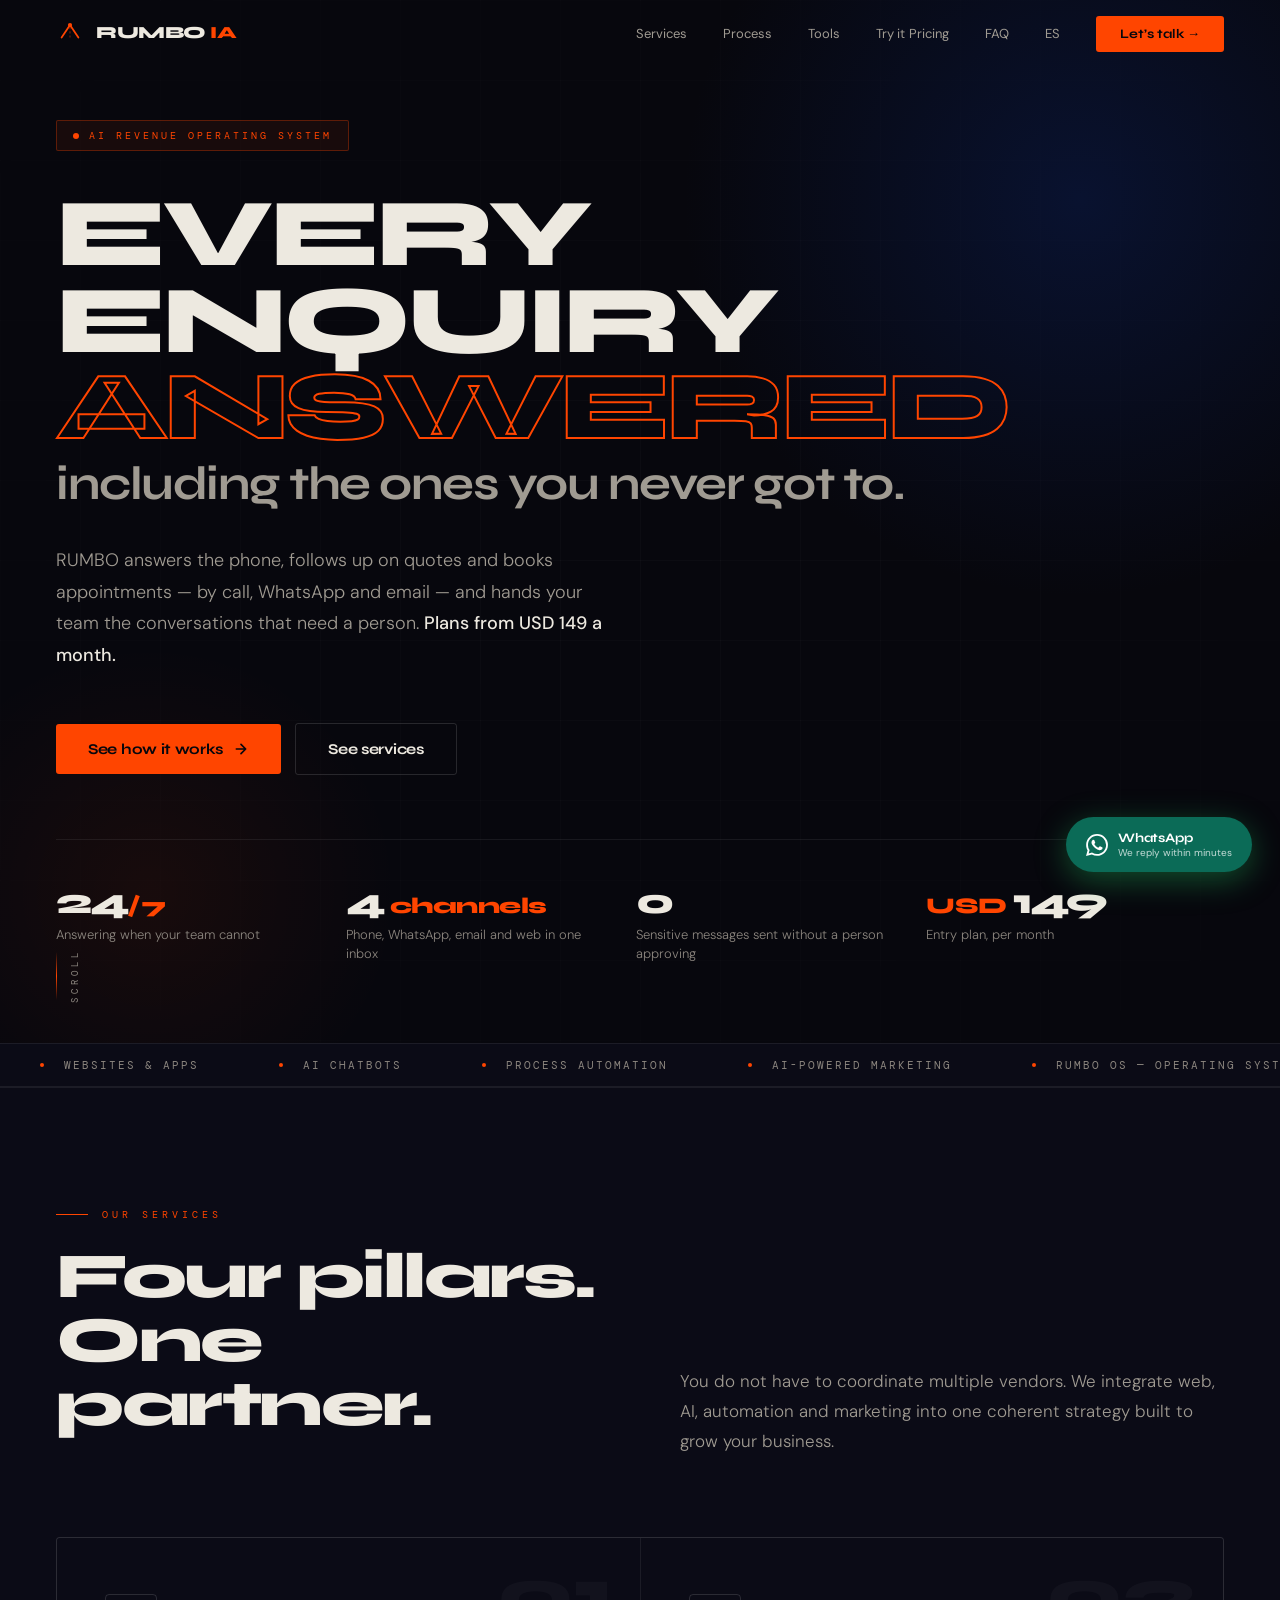
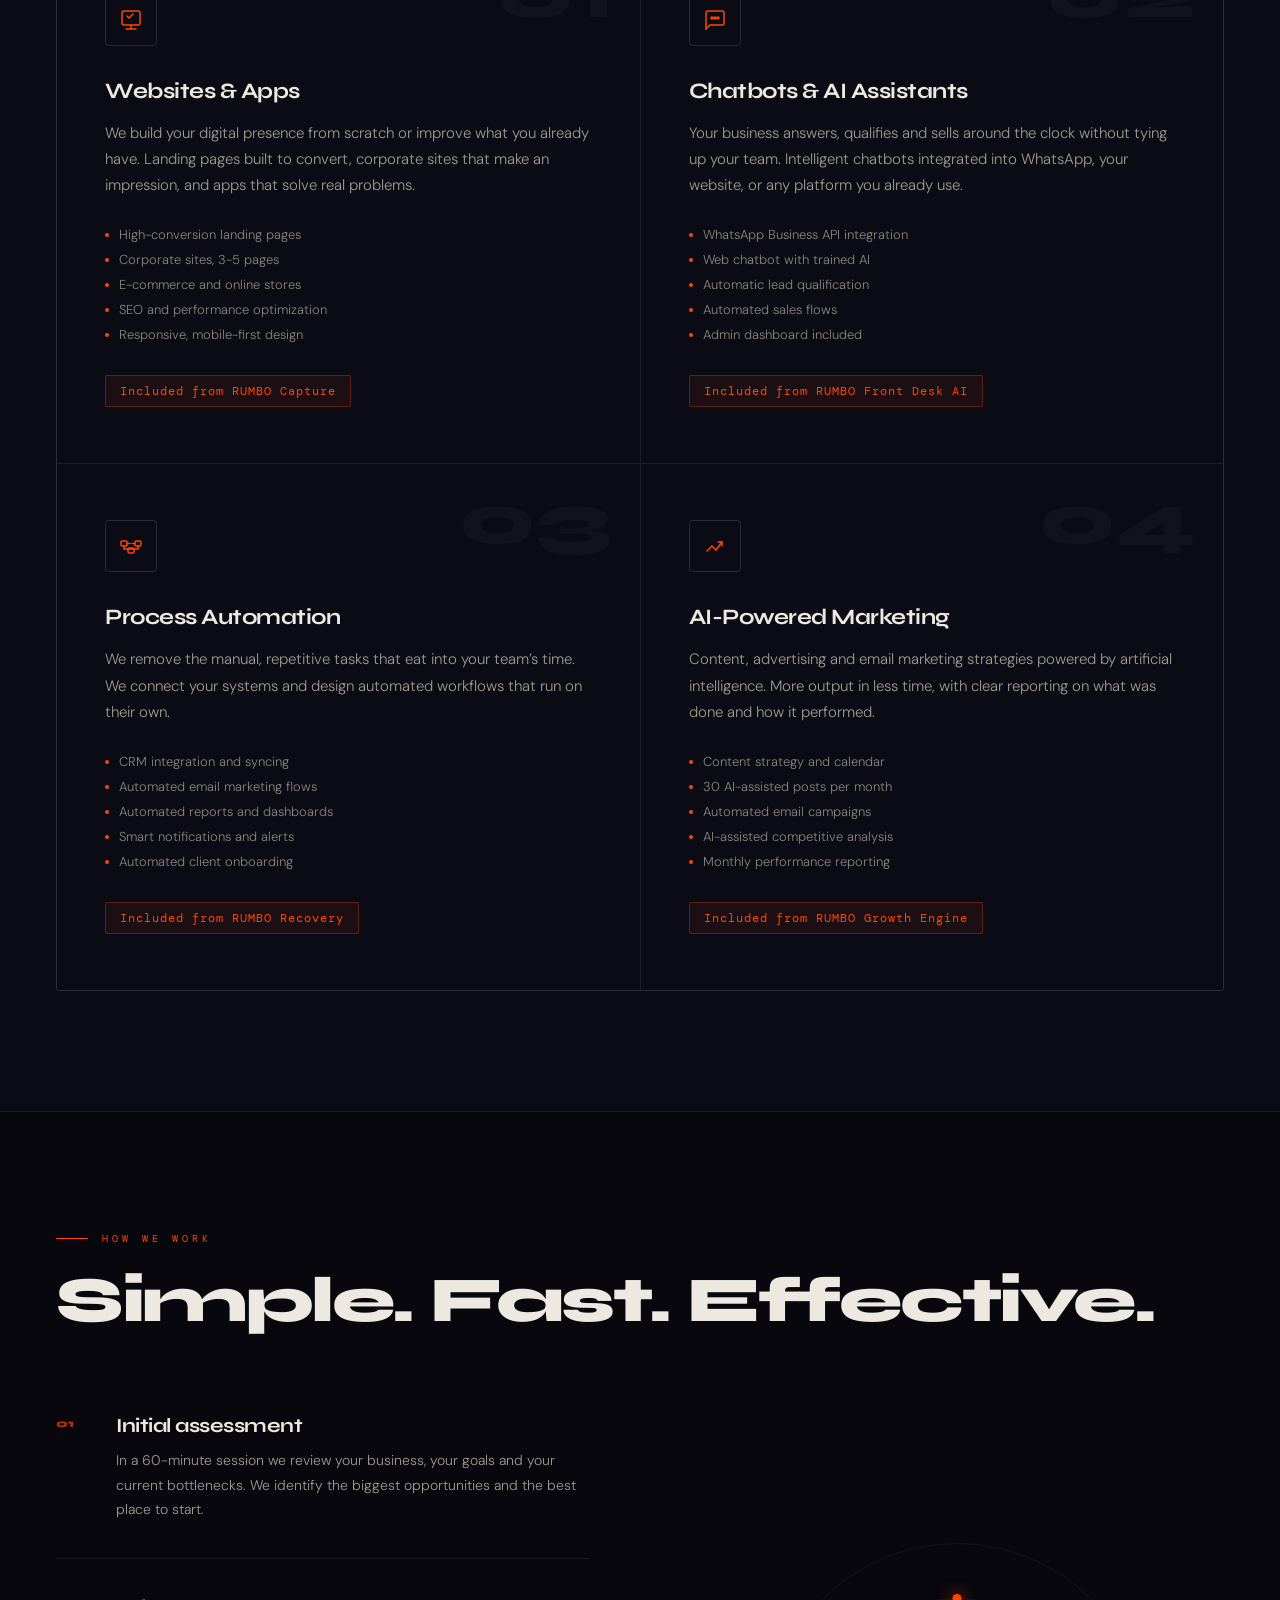
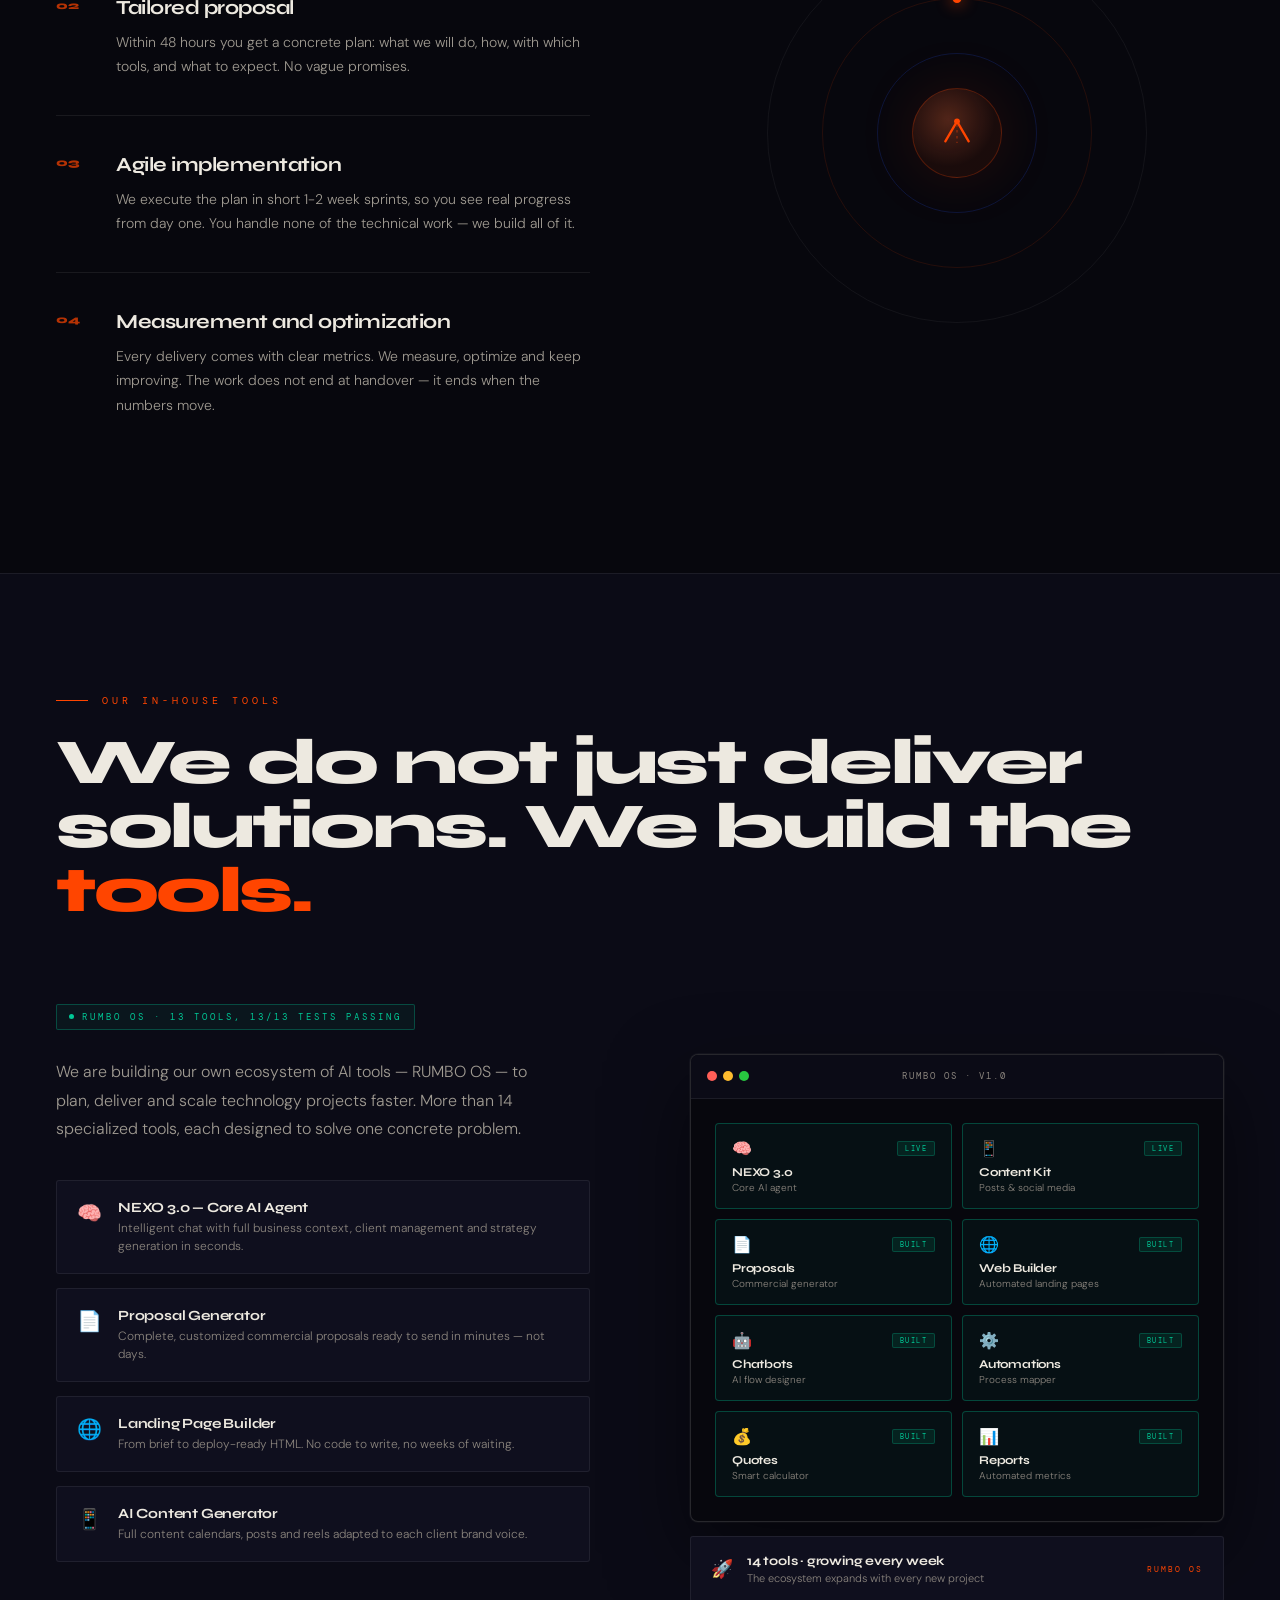
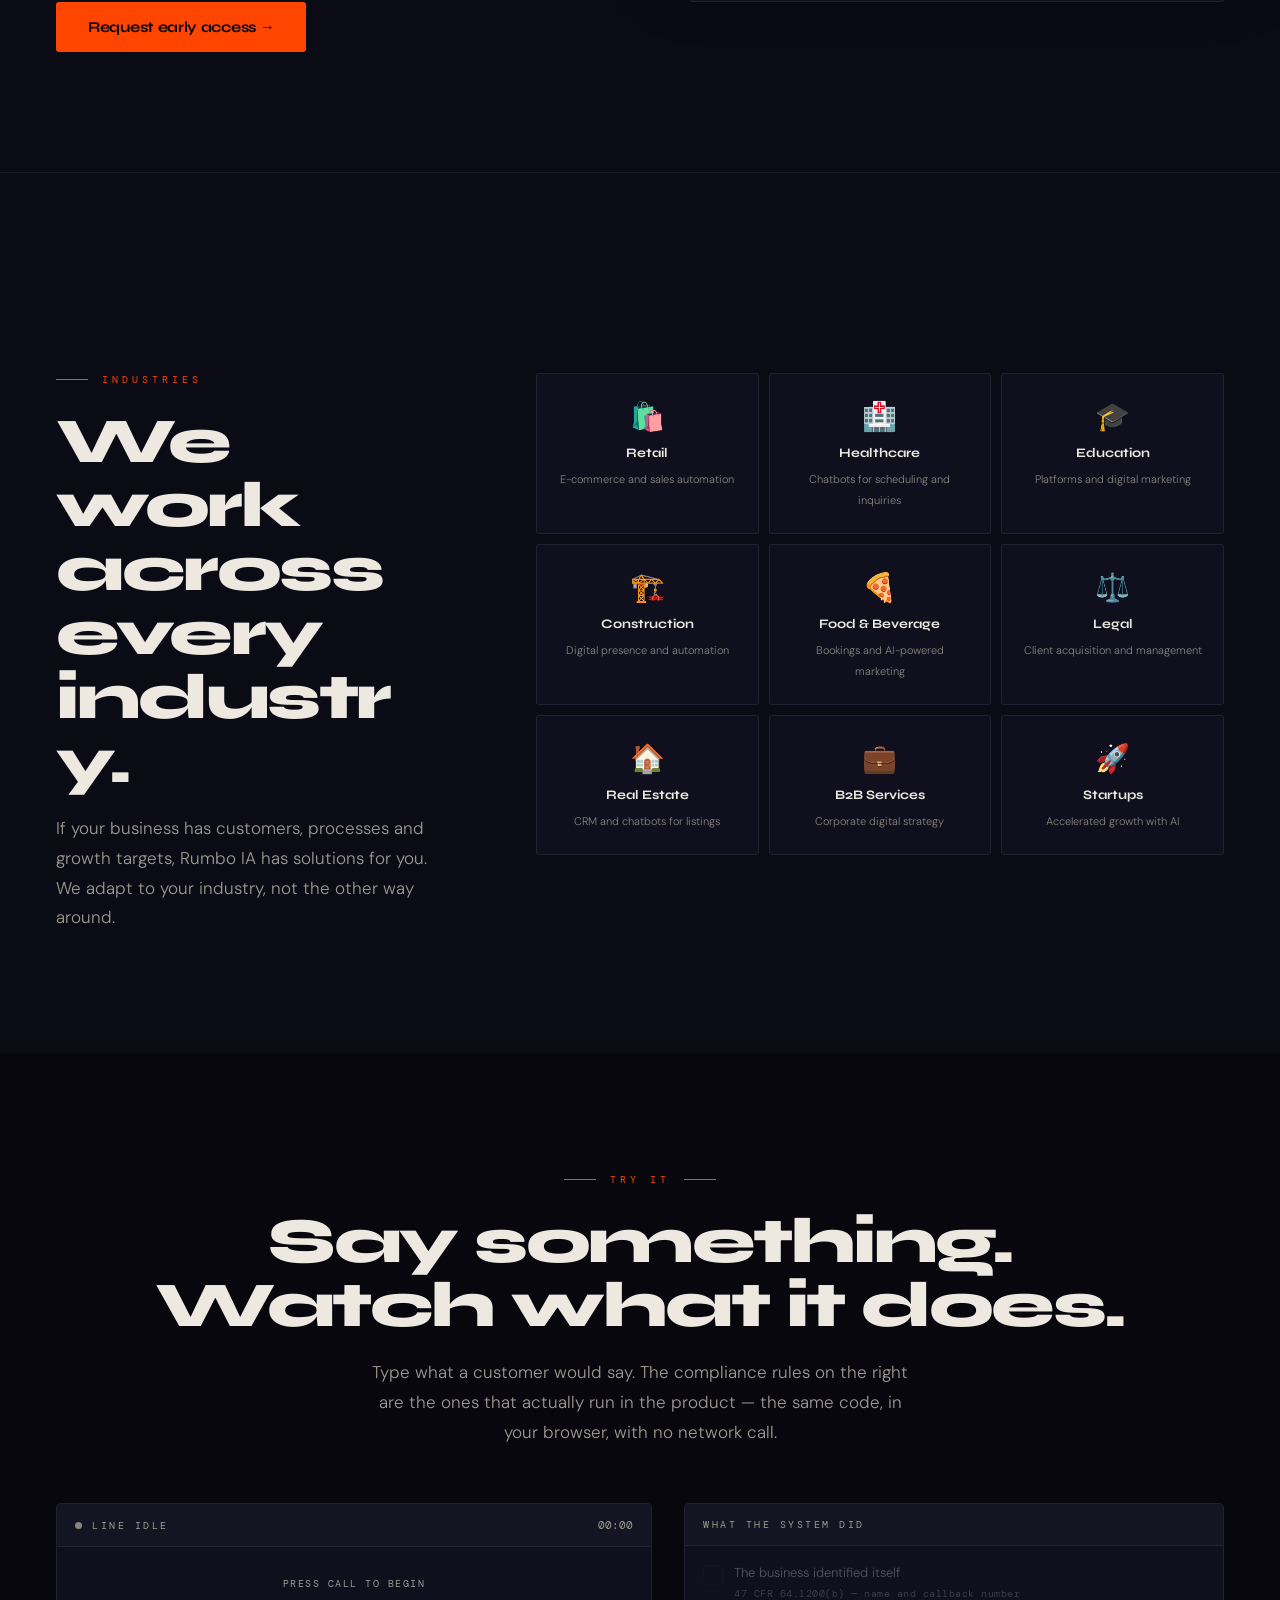
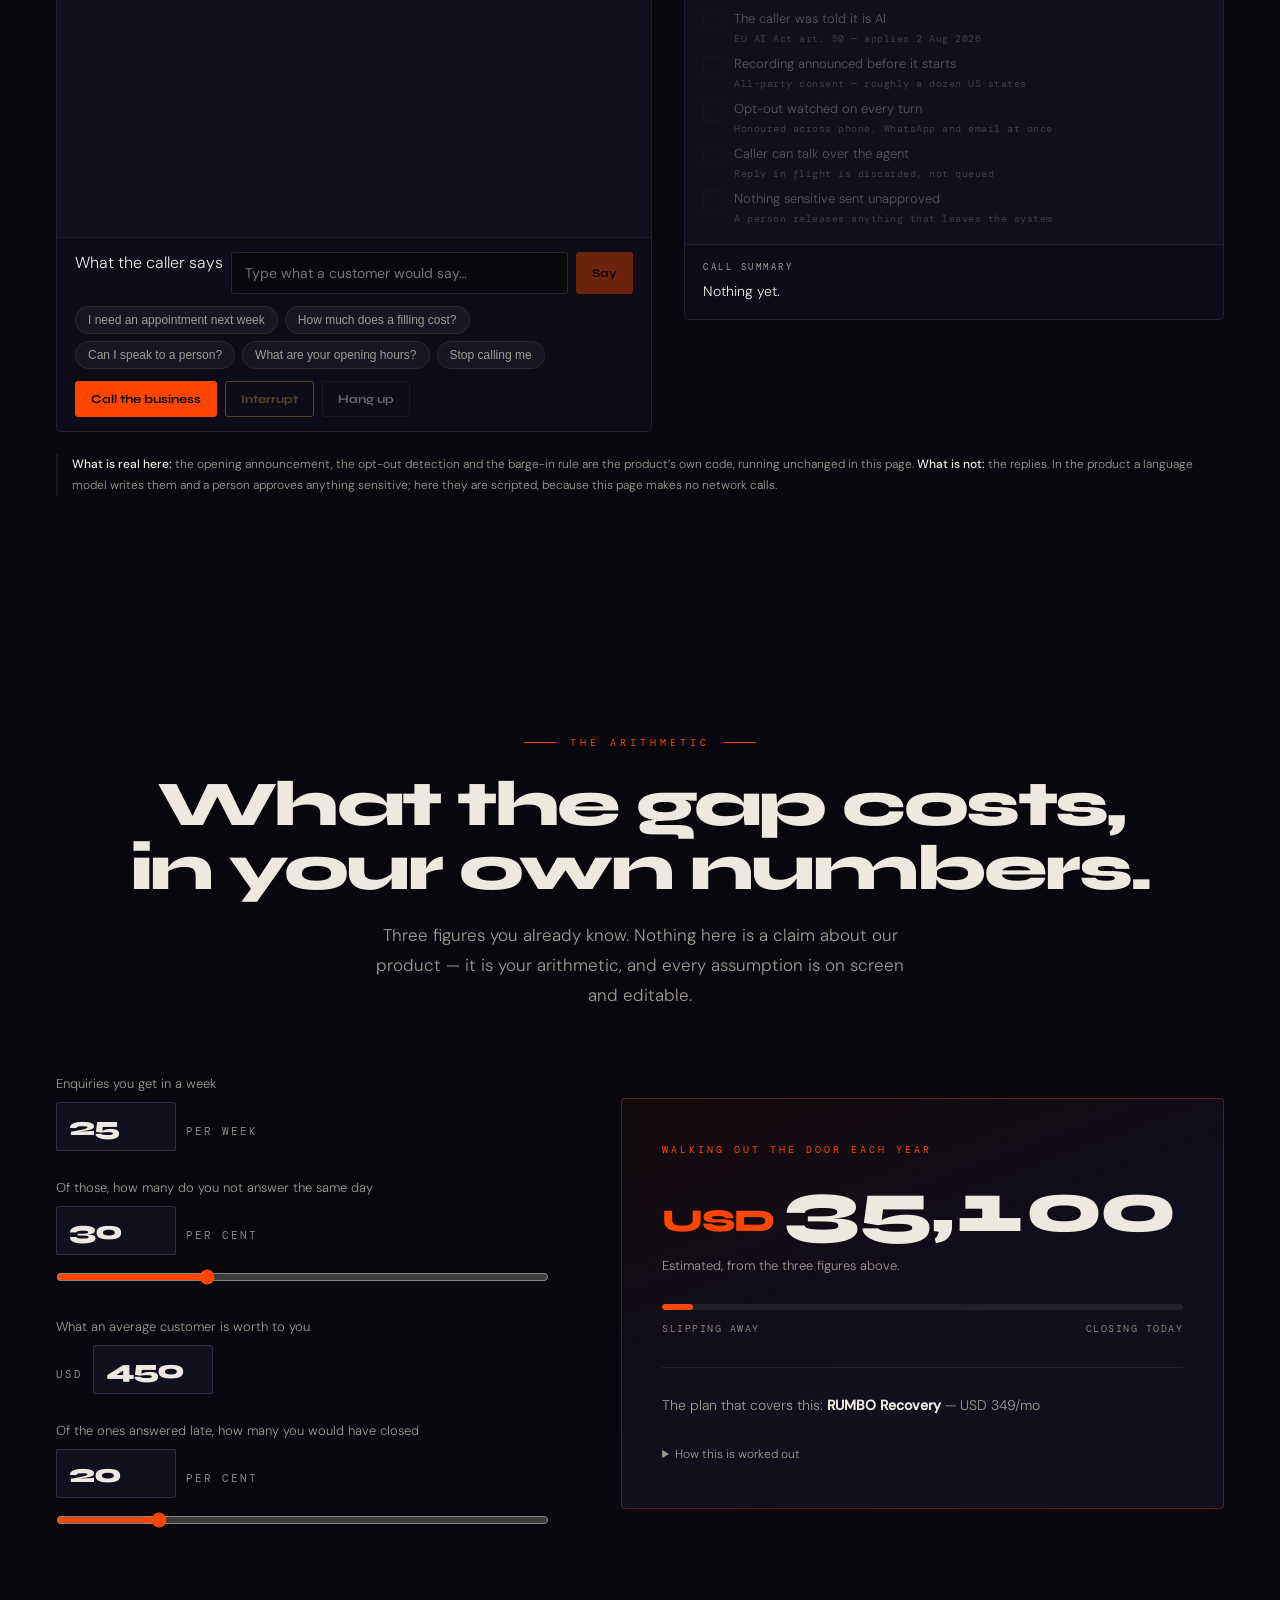
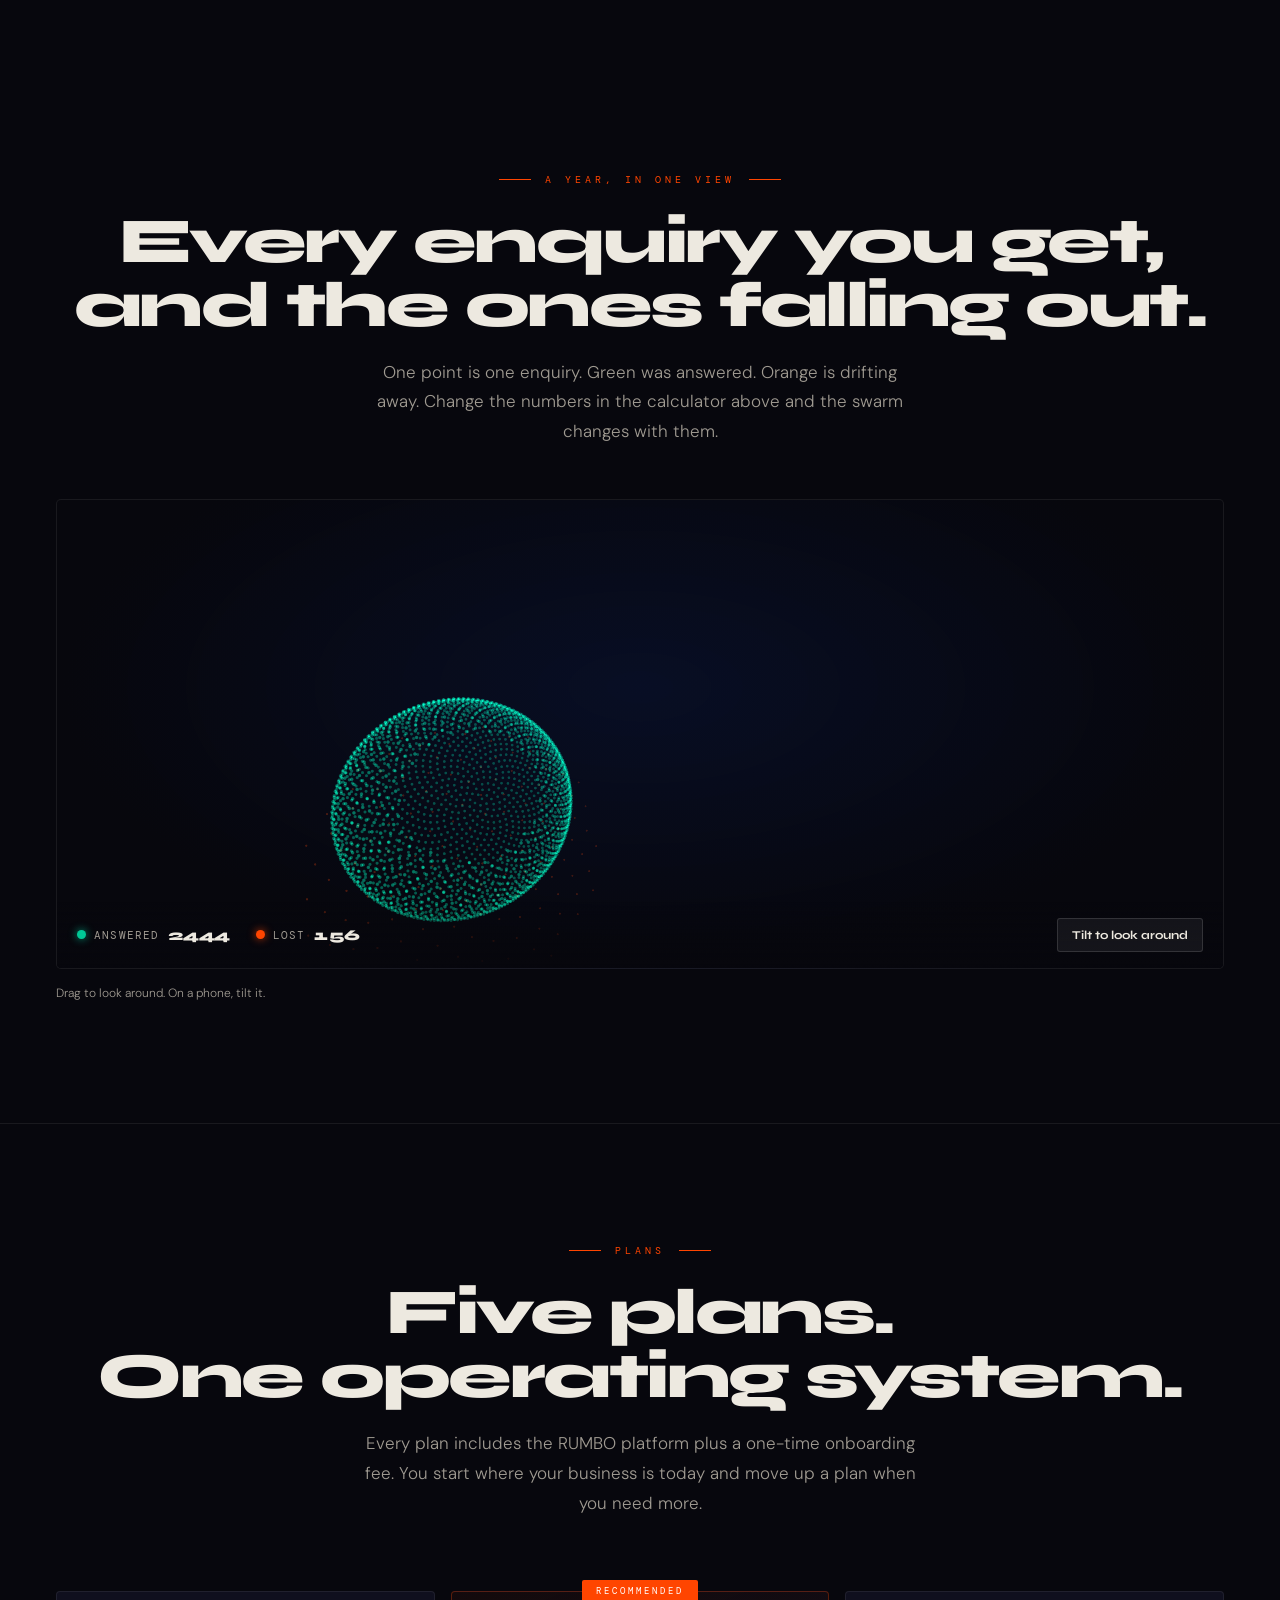
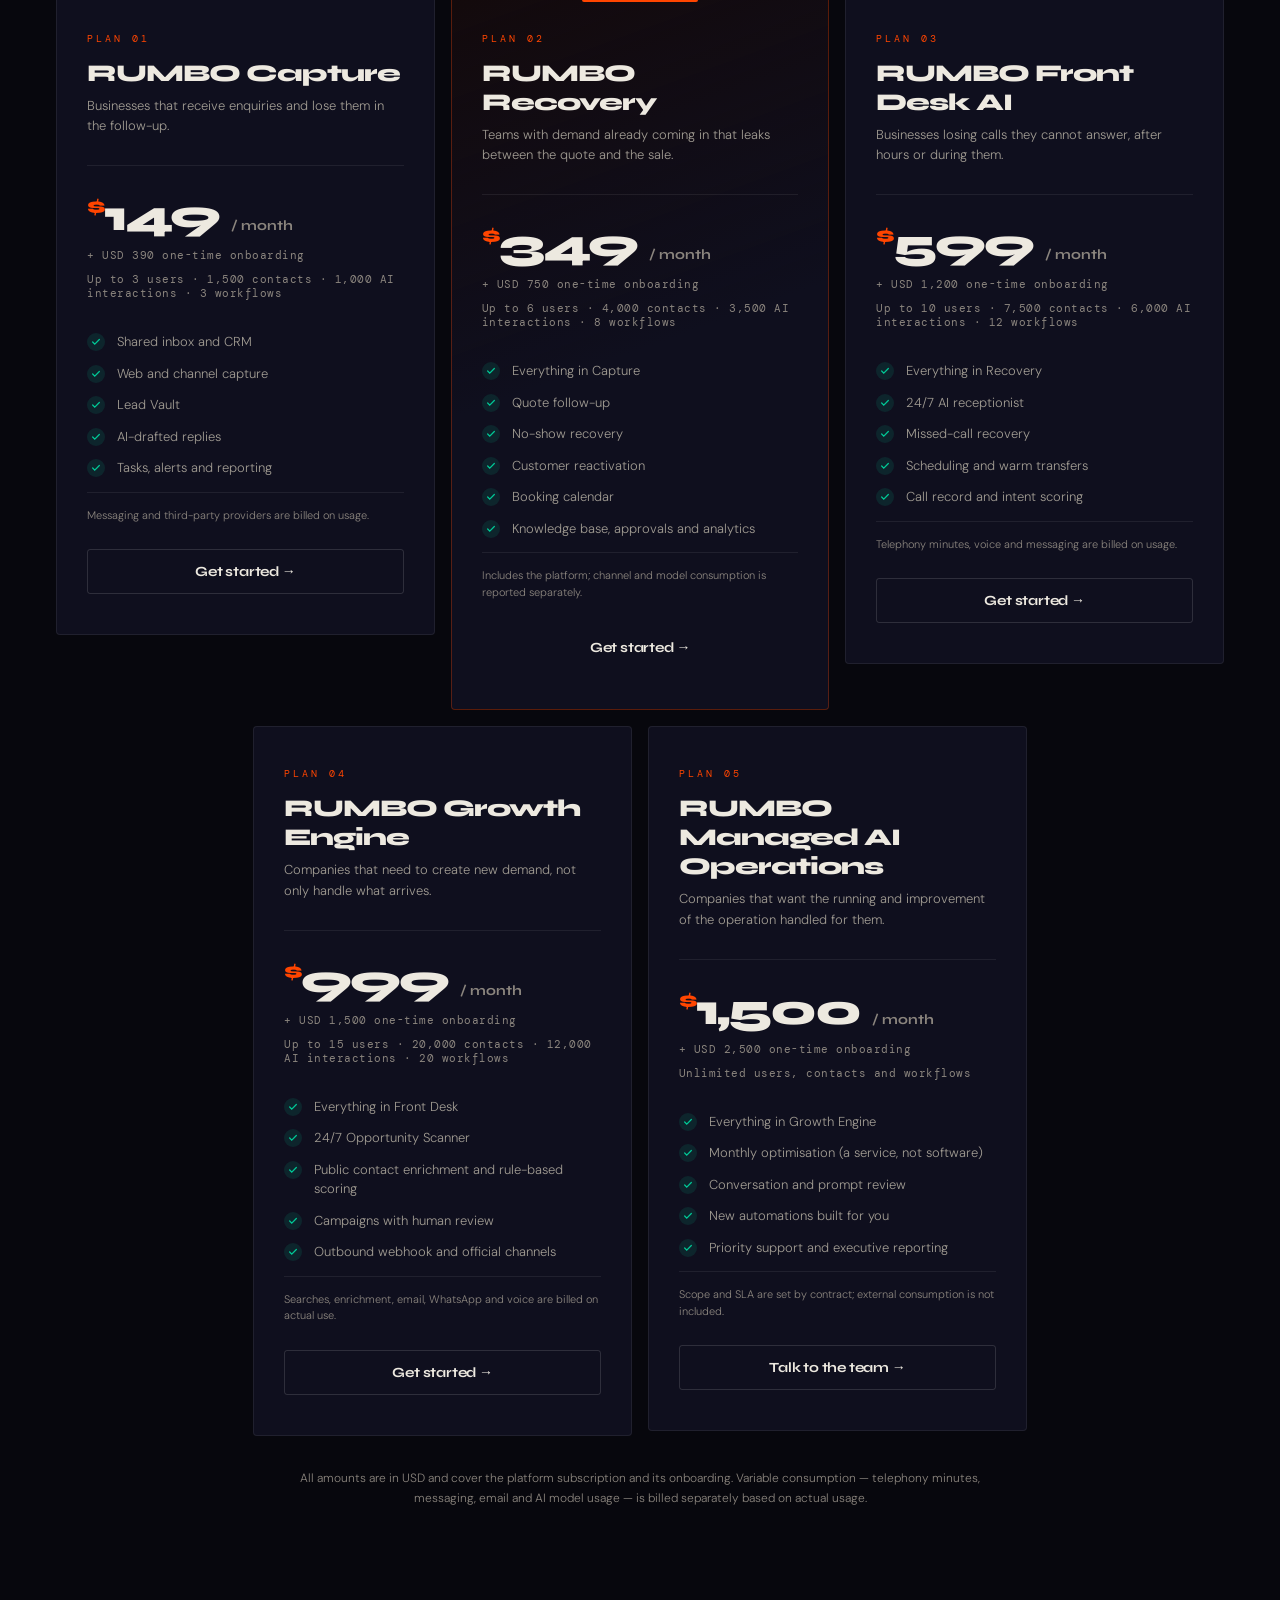
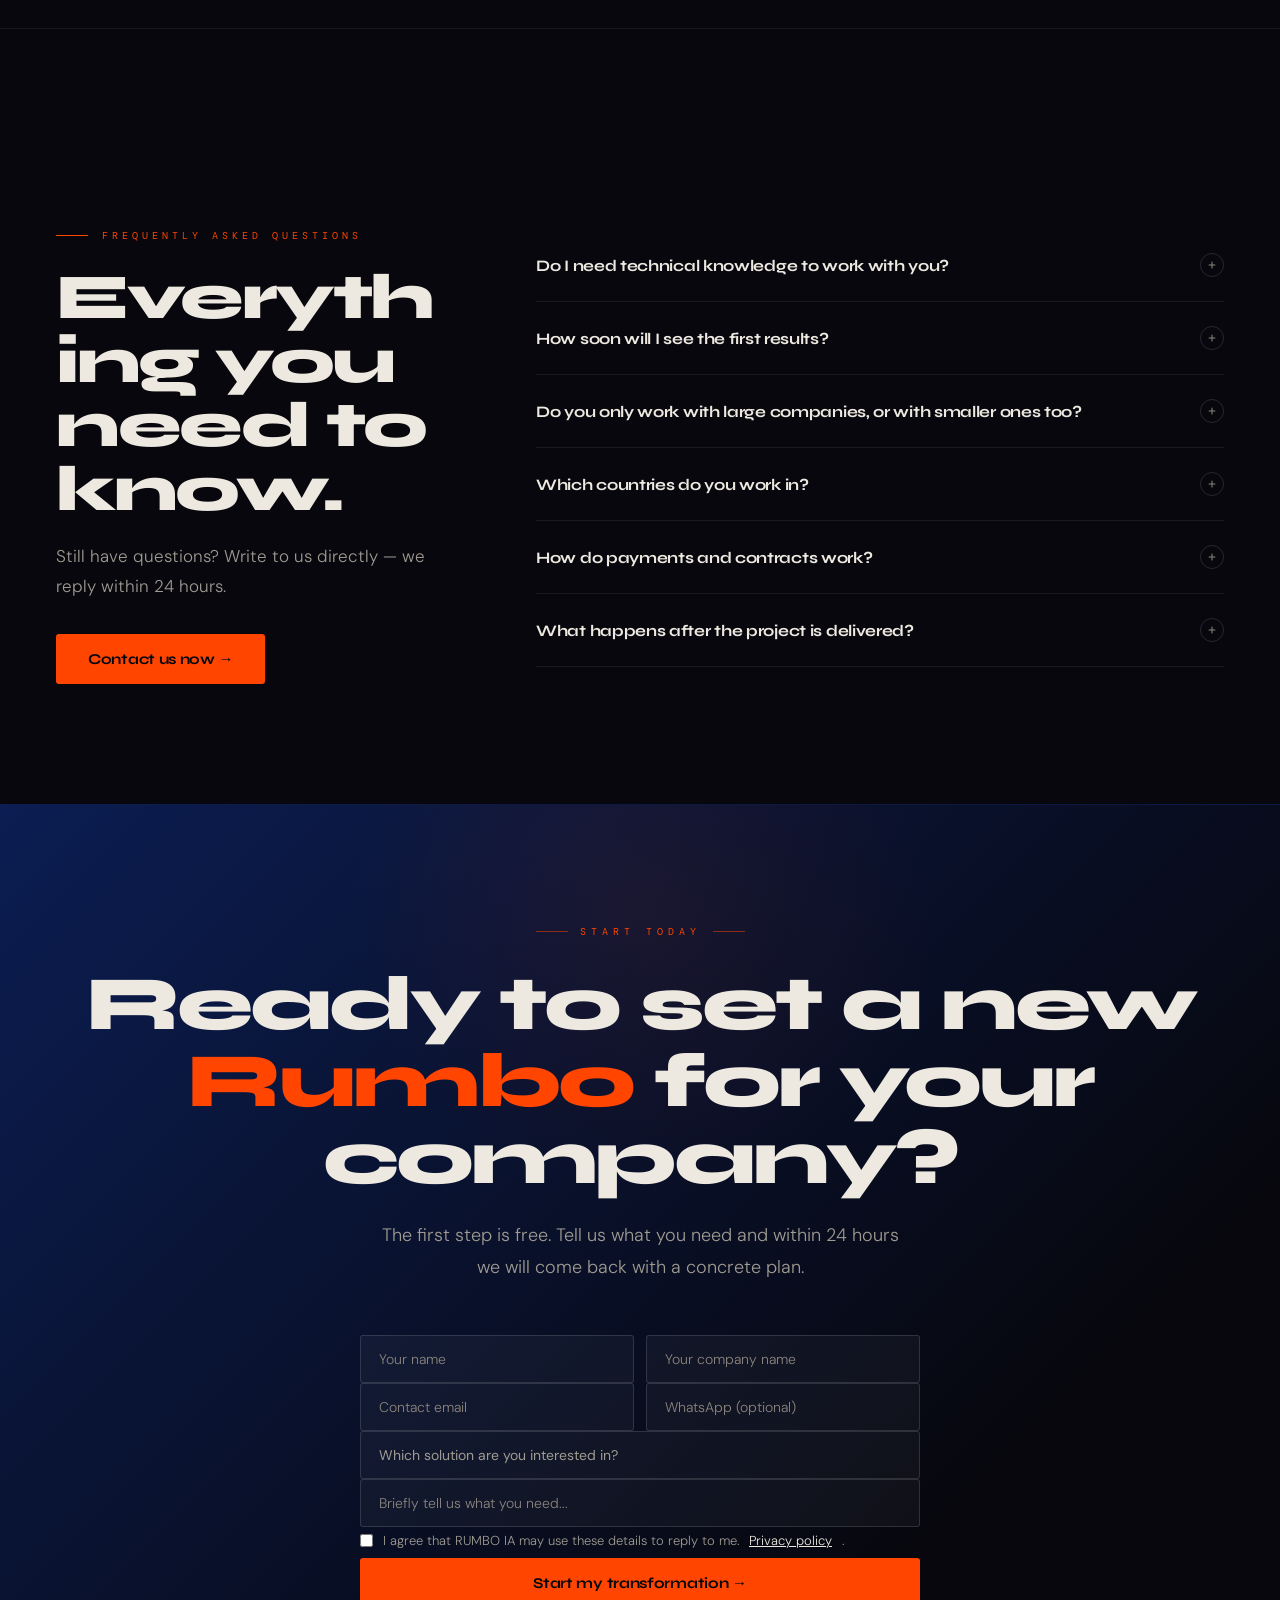
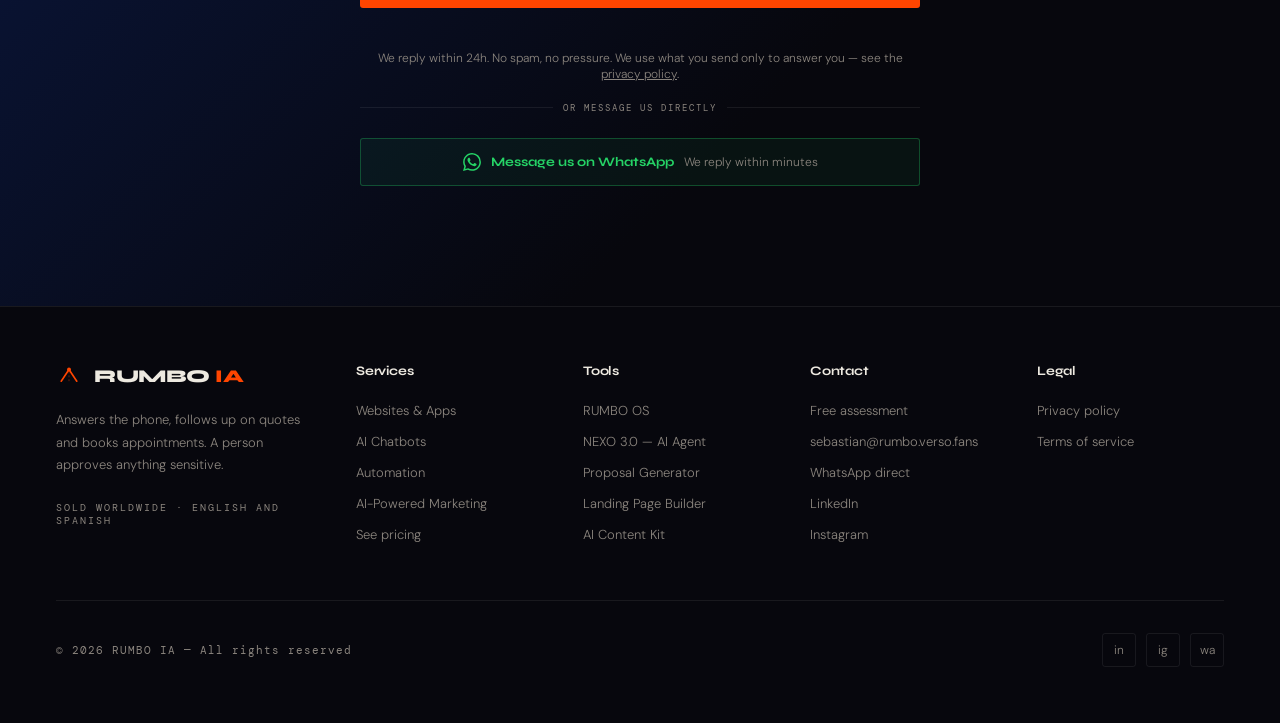
<file: apps/landing-publica/index.html>
<!DOCTYPE html>
<html lang="en">
<head>
<meta charset="UTF-8">
<meta name="viewport" content="width=device-width, initial-scale=1.0">
<title>RUMBO IA | AI CRM and Automation for Small Businesses</title>
<meta name="description" content="RUMBO IA is a human-controlled AI CRM and automation workspace for small businesses in Argentina and Latin America.">
<meta name="robots" content="index, follow">
<meta name="theme-color" content="#07070D">

<meta property="og:type" content="website">
<meta property="og:url" content="https://rumbo.verso.fans/">
<meta property="og:title" content="RUMBO IA">
<meta property="og:description" content="AI-powered CRM and business automation with human control.">
<meta property="og:image" content="https://rumbo.verso.fans/og-image.jpg">
<meta property="og:locale" content="en_US">
<meta property="og:site_name" content="RUMBO IA">

<meta name="twitter:card" content="summary_large_image">
<meta name="twitter:site" content="@rumbo_ia">
<meta name="twitter:title" content="RUMBO IA">
<meta name="twitter:description" content="AI-powered CRM and business automation with human control.">
<meta name="twitter:image" content="https://rumbo.verso.fans/og-image.jpg">

<link rel="canonical" href="https://rumbo.verso.fans/">
<link rel="alternate" hreflang="es" href="/es">
<link rel="alternate" hreflang="en" href="/">
<script type="application/ld+json">
{
  "@context": "https://schema.org",
  "@type": "Organization",
  "name": "Rumbo IA",
  "url": "https://rumbo.verso.fans",
  "logo": "https://rumbo.verso.fans/logo.png",
  "description": "RUMBO IA is a human-controlled AI CRM and automation workspace for small businesses in Argentina and Latin America.",
  "areaServed": "Worldwide",
  "contactPoint": {
    "@type": "ContactPoint",
    "contactType": "customer service",
    "email": "sebastian@rumbo.verso.fans",
    "availableLanguage": ["English", "Spanish"]
  }
}

</script>

<style>
*,*::before,*::after{margin:0;padding:0;box-sizing:border-box}

:root{
  --bg:#07070D;
  --bg2:#0B0B16;
  --surface:#0F0F1E;
  --border:rgba(255,255,255,0.07);
  --b2:rgba(255,255,255,0.13);
  --white:#EDE9E0;
  --w2:#A09B92;
  --w3:#8B857E;
  --orange:#FF4500;
  --o-bg:rgba(255,69,0,0.07);
  --o-bdr:rgba(255,69,0,0.3);
  --blue:#0B1D52;
  --gold:#C8922A;
  --green:#00C896;
  --fd:'Syne',sans-serif;
  --fb:'DM Sans',sans-serif;
  --fm:'DM Mono',monospace;
  --px:56px;
}

html{scroll-behavior:smooth}
html{overflow-x:hidden}
[hidden]{display:none !important}
a{color:inherit}
body{background:var(--bg);color:var(--white);font-family:var(--fb);font-weight:300;overflow-x:hidden}

:focus-visible{outline:2px solid var(--orange);outline-offset:3px;border-radius:2px}

/* NAV */
.site-header{position:fixed;top:0;left:0;right:0;z-index:100;transition:background .4s,border-color .4s}
.site-header.scrolled{background:rgba(7,7,13,0.93);backdrop-filter:blur(20px);border-bottom:1px solid var(--border)}

nav{height:64px;display:flex;align-items:center;justify-content:space-between;padding:0 var(--px)}

.nav-logo{display:flex;align-items:center;gap:12px;text-decoration:none}
.nav-brand{font-family:var(--fd);font-size:17px;font-weight:800;letter-spacing:-.5px;color:var(--white)}
.nav-brand span{color:var(--orange)}

.nav-links{display:flex;gap:36px;list-style:none}
.nav-links a{font-size:13px;color:var(--w2);text-decoration:none;font-weight:400;transition:color .2s}
.nav-links a:hover{color:var(--white)}

.nav-cta{padding:10px 24px;background:var(--orange);color:#07070D !important;border-radius:3px;font-weight:700 !important;font-family:var(--fd);font-size:13px !important;transition:opacity .2s !important}
.nav-cta:hover{opacity:.88}

.nav-toggle{display:none;background:none;border:1px solid var(--border);border-radius:3px;padding:7px 9px;cursor:pointer;flex-direction:column;gap:4px}
.nav-toggle span{display:block;width:18px;height:1.5px;background:var(--white);transition:transform .3s,opacity .3s}
.nav-toggle[aria-expanded="true"] span:nth-child(1){transform:translateY(5.5px) rotate(45deg)}
.nav-toggle[aria-expanded="true"] span:nth-child(2){opacity:0;transform:scaleX(0)}
.nav-toggle[aria-expanded="true"] span:nth-child(3){transform:translateY(-5.5px) rotate(-45deg)}

/* HERO */
.hero{min-height:100vh;display:flex;align-items:center;padding:120px var(--px) 80px;position:relative;overflow:hidden}
.hero-canvas{position:absolute;inset:0;pointer-events:none}
.hero-grid{position:absolute;inset:0;background-image:linear-gradient(rgba(255,255,255,0.022) 1px,transparent 1px),linear-gradient(90deg,rgba(255,255,255,0.022) 1px,transparent 1px);background-size:80px 80px;mask-image:radial-gradient(ellipse 80% 80% at 50% 50%,black,transparent)}
.hero-glow-1{position:absolute;width:800px;height:800px;background:radial-gradient(circle,rgba(11,29,82,.5) 0%,transparent 70%);top:-200px;right:-200px;border-radius:50%;animation:glowPulse1 8s ease-in-out infinite}
.hero-glow-2{position:absolute;width:500px;height:500px;background:radial-gradient(circle,rgba(255,69,0,.07) 0%,transparent 70%);bottom:-100px;left:-100px;border-radius:50%;animation:glowPulse2 6s ease-in-out infinite}
.particles{position:absolute;inset:0;overflow:hidden}
.particle{position:absolute;width:2px;height:2px;background:var(--orange);border-radius:50%;opacity:0;animation:particleFloat linear infinite}

.hero-content{width:100%;max-width:min(1120px,92vw);position:relative;z-index:2;container-type:inline-size}
.hero-badge{display:inline-flex;align-items:center;gap:10px;padding:8px 16px;border:1px solid var(--o-bdr);border-radius:2px;background:var(--o-bg);margin-bottom:40px;opacity:0;animation:fadeUp .7s .2s ease forwards}
.hero-badge-dot{width:6px;height:6px;background:var(--orange);border-radius:50%;animation:badgePulse 2s infinite;flex-shrink:0}
.hero-badge-text{font-family:var(--fm);font-size:10px;letter-spacing:3px;text-transform:uppercase;color:var(--orange)}

.hero-title{font-family:var(--fd);font-weight:800;line-height:.9;letter-spacing:-4px;margin-bottom:40px;opacity:0;animation:fadeUp .9s .35s ease forwards}
.hero-title .line-1{display:block;font-size:clamp(38px,8.6cqw,104px);color:var(--white)}
.hero-title .line-2{display:block;font-size:clamp(38px,8.6cqw,104px);color:transparent;-webkit-text-stroke:2px var(--orange)}
.hero-title .line-3{display:block;font-size:clamp(24px,4.2cqw,52px);color:var(--w2);font-weight:700;letter-spacing:-1.5px;margin-top:12px}

.hero-desc{font-size:clamp(15px,1.8vw,18px);color:var(--w2);max-width:560px;line-height:1.75;margin-bottom:52px;opacity:0;animation:fadeUp .8s .5s ease forwards}
.hero-desc strong{color:var(--white);font-weight:500}

.hero-actions{display:flex;gap:14px;align-items:center;flex-wrap:wrap;opacity:0;animation:fadeUp .8s .65s ease forwards}

.hero-stats{display:grid;grid-template-columns:repeat(auto-fit,minmax(200px,1fr));gap:32px 40px;margin-top:64px;padding-top:44px;border-top:1px solid var(--border);opacity:0;animation:fadeUp .8s .8s ease forwards}
.hero-stat-num{font-family:var(--fd);font-size:clamp(28px,3vw,36px);font-weight:800;color:var(--white);letter-spacing:-2px;line-height:1;margin-bottom:6px}
.hero-stat-num span{color:var(--orange);font-size:.62em;letter-spacing:-.5px}
.hero-stat-label{font-size:13px;color:var(--w3);line-height:1.4}

.scroll-indicator{position:absolute;bottom:40px;left:var(--px);display:flex;align-items:center;gap:12px;opacity:0;animation:fadeIn 1s 1.2s ease forwards}
.scroll-line{width:1px;height:48px;background:linear-gradient(to bottom,transparent,var(--orange),transparent);animation:scrollAnim 2s ease-in-out infinite}
.scroll-text{font-family:var(--fm);font-size:9px;letter-spacing:4px;text-transform:uppercase;color:var(--w3);writing-mode:vertical-rl;transform:rotate(180deg)}

/* TICKER */
.ticker{overflow:hidden;border-top:1px solid var(--border);border-bottom:1px solid var(--border);padding:14px 0;background:var(--bg2)}
.ticker:hover .ticker-track{animation-play-state:paused}
.ticker-track{display:flex;width:max-content;animation:tickerScroll 30s linear infinite}
.ticker-item{display:flex;align-items:center;gap:20px;padding:0 40px;white-space:nowrap;font-family:var(--fm);font-size:11px;letter-spacing:2px;text-transform:uppercase;color:var(--w3)}
.ticker-dot{width:4px;height:4px;background:var(--orange);border-radius:50%;flex-shrink:0}

/* SECTIONS */
main section{padding:120px var(--px);position:relative}
.section-eyebrow{display:flex;align-items:center;gap:14px;margin-bottom:24px}
.eyebrow-line{width:32px;height:1px;background:var(--orange);flex-shrink:0}
.eyebrow-text{font-family:var(--fm);font-size:10px;letter-spacing:4px;text-transform:uppercase;color:var(--orange);font-weight:500}
.section-title{font-family:var(--fd);font-size:clamp(32px,5vw,64px);font-weight:800;letter-spacing:-2.5px;line-height:1;color:var(--white);margin-bottom:20px;overflow-wrap:break-word}
.section-sub{font-size:17px;color:var(--w2);max-width:560px;line-height:1.75}

/* BUTTONS */
.btn-primary{color:#07070D !important;display:inline-flex;align-items:center;gap:10px;padding:16px 32px;background:var(--orange);color:#fff;text-decoration:none;font-family:var(--fd);font-size:15px;font-weight:700;letter-spacing:-.3px;border-radius:3px;border:none;transition:transform .2s,box-shadow .2s}
.btn-primary:hover{transform:translateY(-2px);box-shadow:0 16px 48px rgba(255,69,0,.3)}
.btn-secondary{display:inline-flex;align-items:center;gap:10px;padding:16px 32px;border:1px solid var(--b2);color:var(--white);text-decoration:none;font-family:var(--fd);font-size:15px;font-weight:600;letter-spacing:-.3px;border-radius:3px;transition:border-color .2s,background .2s}
.btn-secondary:hover{border-color:var(--orange);background:var(--o-bg)}

/* SERVICES */
#servicios{background:var(--bg2);border-top:1px solid var(--border)}
.services-header{display:grid;grid-template-columns:minmax(0,1fr) minmax(0,1fr);gap:80px;align-items:end;margin-bottom:80px}
.services-grid{display:grid;grid-template-columns:minmax(0,1fr) minmax(0,1fr);gap:1px;background:var(--border);border:1px solid var(--border);border-radius:4px;overflow:hidden}
.service-card{background:var(--bg2);padding:56px 48px;position:relative;overflow:hidden;transition:background .4s}
.service-card::before{content:'';position:absolute;top:0;left:0;right:0;height:2px;background:linear-gradient(90deg,var(--orange),transparent);transform:scaleX(0);transform-origin:left;transition:transform .4s ease}
.service-card:hover{background:var(--surface)}
.service-card:hover::before{transform:scaleX(1)}
.service-number{font-family:var(--fd);font-size:72px;font-weight:800;color:rgba(255,255,255,.03);line-height:1;position:absolute;top:20px;right:28px;transition:color .4s;user-select:none;aria-hidden:true}
.service-card:hover .service-number{color:rgba(255,69,0,.07)}
.service-icon{width:52px;height:52px;border:1px solid var(--b2);border-radius:4px;display:flex;align-items:center;justify-content:center;margin-bottom:32px;transition:border-color .3s,background .3s}
.service-card:hover .service-icon{border-color:var(--o-bdr);background:var(--o-bg)}
.service-name{font-family:var(--fd);font-size:22px;font-weight:700;color:var(--white);letter-spacing:-.5px;margin-bottom:16px}
.service-desc{font-size:15px;color:var(--w2);line-height:1.75;margin-bottom:28px}
.service-features{display:flex;flex-direction:column;gap:8px;margin-bottom:32px}
.sf{display:flex;align-items:center;gap:10px;font-size:13px;color:var(--w3)}
.sf::before{content:'';width:4px;height:4px;background:var(--orange);border-radius:50%;flex-shrink:0}
.service-price{display:inline-flex;align-items:center;gap:6px;font-family:var(--fm);font-size:12px;letter-spacing:1px;color:var(--orange);padding:7px 14px;border:1px solid var(--o-bdr);border-radius:2px;background:var(--o-bg)}

/* PROCESS */
#proceso{border-top:1px solid var(--border)}
.process-layout{display:grid;grid-template-columns:minmax(0,1fr) minmax(0,1fr);gap:100px;align-items:center;margin-top:80px}
.process-steps{list-style:none;display:flex;flex-direction:column}
.process-step{display:flex;gap:28px;padding:36px 0;border-bottom:1px solid var(--border);transition:padding-left .3s}
.process-step:first-child{padding-top:0}
.process-step:last-child{border-bottom:none}
.process-step:hover{padding-left:12px}
.ps-num{font-family:var(--fd);font-size:11px;font-weight:800;color:var(--orange);width:32px;flex-shrink:0;margin-top:4px;opacity:.7}
.ps-title{font-family:var(--fd);font-size:20px;font-weight:700;color:var(--white);letter-spacing:-.5px;margin-bottom:10px}
.ps-desc{font-size:14px;color:var(--w2);line-height:1.75}
.process-visual{position:relative;height:480px;display:flex;align-items:center;justify-content:center}
.pv-circle-outer{width:380px;height:380px;border:1px solid rgba(255,255,255,.05);border-radius:50%;position:absolute;animation:rotateOrbit 20s linear infinite}
.pv-circle-mid{width:270px;height:270px;border:1px solid rgba(255,69,0,.12);border-radius:50%;position:absolute;animation:rotateOrbit 14s linear infinite reverse}
.pv-circle-inner{width:160px;height:160px;border:1px solid rgba(22,44,122,.4);border-radius:50%;position:absolute;animation:rotateOrbit 8s linear infinite}
.pv-circle-mid::before{content:'';position:absolute;top:-5px;left:50%;width:9px;height:9px;background:var(--orange);border-radius:50%;box-shadow:0 0 16px var(--orange);transform:translateX(-50%)}
.pv-core{width:90px;height:90px;background:radial-gradient(circle at 40% 35%,rgba(255,107,53,.3),rgba(255,69,0,.08) 60%);border:1px solid rgba(255,69,0,.25);border-radius:50%;display:flex;align-items:center;justify-content:center;position:relative;z-index:5;box-shadow:0 0 60px rgba(255,69,0,.12)}
.pv-orbit-labels{position:absolute;inset:0;animation:counterRotate 20s linear infinite}

/* HERRAMIENTAS */
#herramientas{background:var(--bg2);border-top:1px solid var(--border)}
.os-showcase{display:grid;grid-template-columns:minmax(0,1fr) minmax(0,1fr);gap:100px;align-items:center;margin-top:80px}
.os-tag{display:inline-flex;align-items:center;gap:8px;font-family:var(--fm);font-size:9px;letter-spacing:3px;text-transform:uppercase;color:var(--green);border:1px solid rgba(0,200,150,.3);background:rgba(0,200,150,.06);padding:6px 12px;border-radius:2px;margin-bottom:28px}
.os-tag-dot{width:5px;height:5px;background:var(--green);border-radius:50%;animation:badgePulse 2s infinite}
.os-title{font-family:var(--fd);font-size:clamp(32px,4.5vw,60px);font-weight:800;letter-spacing:-2.5px;line-height:1;margin-bottom:24px}
.os-title span{color:var(--orange)}
.os-desc{font-size:16px;color:var(--w2);line-height:1.8;margin-bottom:36px;max-width:480px}
.os-pillars{display:flex;flex-direction:column;gap:14px;margin-bottom:40px}
.os-pillar{display:flex;align-items:flex-start;gap:16px;padding:18px 20px;border:1px solid var(--border);border-radius:3px;background:var(--surface);transition:border-color .3s,background .3s}
.os-pillar:hover{border-color:var(--o-bdr);background:rgba(255,69,0,.03)}
.os-pillar-icon{font-size:20px;flex-shrink:0;margin-top:1px}
.os-pillar-name{font-family:var(--fd);font-size:14px;font-weight:700;color:var(--white);letter-spacing:-.2px;margin-bottom:3px}
.os-pillar-desc{font-size:12px;color:var(--w3);line-height:1.5}
.os-screen{background:var(--bg);border:1px solid var(--b2);border-radius:8px;overflow:hidden;box-shadow:0 32px 80px rgba(0,0,0,.5),0 0 0 1px rgba(255,255,255,.04)}
.os-screen-bar{height:44px;background:var(--bg2);border-bottom:1px solid var(--border);display:flex;align-items:center;justify-content:space-between;padding:0 16px}
.os-dots{display:flex;gap:6px}
.os-dot{width:10px;height:10px;border-radius:50%}
.os-dot-r{background:#FF5F57}
.os-dot-y{background:#FEBC2E}
.os-dot-g{background:#28C840}
.os-screen-title{font-family:var(--fm);font-size:9px;letter-spacing:2px;text-transform:uppercase;color:var(--w3)}
.os-screen-body{padding:24px;display:grid;grid-template-columns:minmax(0,1fr) minmax(0,1fr);gap:10px}
.os-tool-pill{padding:14px 16px;border:1px solid var(--border);border-radius:4px;background:var(--surface);transition:all .25s}
.os-tool-pill:hover{border-color:var(--o-bdr);background:var(--o-bg);transform:translateY(-2px)}
.os-tool-pill.active{border-color:rgba(0,200,150,.3);background:rgba(0,200,150,.05)}
.os-pill-top{display:flex;align-items:center;justify-content:space-between;margin-bottom:6px}
.os-pill-icon{font-size:16px}
.os-status{font-family:var(--fm);font-size:7px;letter-spacing:1.5px;text-transform:uppercase;padding:2px 7px;border-radius:2px}
.os-status.on{color:var(--green);background:rgba(0,200,150,.1);border:1px solid rgba(0,200,150,.25)}
.os-status.dev{color:var(--gold);background:rgba(200,146,42,.1);border:1px solid rgba(200,146,42,.25)}
.os-pill-name{font-family:var(--fd);font-size:12px;font-weight:700;color:var(--white);letter-spacing:-.2px}
.os-pill-sub{font-size:10px;color:var(--w3);margin-top:2px}

/* RESULTS */
#resultados{background:linear-gradient(135deg,var(--blue) 0%,var(--bg) 60%);border-top:1px solid rgba(22,44,122,.4);border-bottom:1px solid rgba(22,44,122,.4)}
.results-grid{display:grid;grid-template-columns:repeat(4,minmax(0,1fr));gap:1px;background:rgba(255,255,255,.04);border-radius:4px;overflow:hidden;margin-top:72px}
.result-card{padding:52px 40px;background:rgba(7,7,13,.7);text-align:center;position:relative;overflow:hidden;transition:background .3s}
.result-card:hover{background:rgba(11,29,82,.5)}
.result-card::after{content:'';position:absolute;bottom:0;left:50%;transform:translateX(-50%);width:40px;height:2px;background:var(--orange);border-radius:2px;opacity:0;transition:opacity .3s}
.result-card:hover::after{opacity:1}
.rc-num{font-family:var(--fd);font-size:clamp(40px,5vw,72px);font-weight:800;letter-spacing:-3px;line-height:1;margin-bottom:12px}
.rc-num span{color:var(--orange)}
.rc-label{font-size:14px;color:var(--w2);line-height:1.5;max-width:160px;margin:0 auto}

/* INDUSTRIES */
#industrias{border-top:1px solid var(--border);background:var(--bg2)}
.industries-layout{display:grid;grid-template-columns:minmax(0,380px) minmax(0,1fr);gap:100px;align-items:start;margin-top:80px}
.industries-grid{display:grid;grid-template-columns:repeat(3,minmax(0,1fr));gap:10px}
.industry-card{padding:24px 20px;border:1px solid var(--border);border-radius:3px;background:var(--surface);transition:all .3s;text-align:center}
.industry-card:hover{border-color:var(--o-bdr);background:var(--o-bg);transform:translateY(-3px)}
.industry-icon{font-size:28px;display:block;margin-bottom:10px}
.industry-name{font-family:var(--fd);font-size:13px;font-weight:700;color:var(--white);display:block;margin-bottom:6px}
.industry-desc{font-size:11px;color:var(--w3);line-height:1.5}

/* PRICING */
#precios{border-top:1px solid var(--border)}
.pricing-grid{display:grid;grid-template-columns:repeat(6,minmax(0,1fr));gap:16px;margin-top:72px;align-items:start}
.pricing-card{grid-column:span 2;padding:40px 30px;border:1px solid var(--border);border-radius:4px;background:var(--surface);position:relative;transition:transform .3s,border-color .3s}
.pricing-card:nth-child(4){grid-column:2/4}
.pricing-card:nth-child(5){grid-column:4/6}
.pricing-card:hover{transform:translateY(-6px)}
.pricing-card.featured{border-color:var(--o-bdr);background:linear-gradient(160deg,rgba(255,69,0,.05) 0%,var(--surface) 50%)}
.pricing-card.featured::before{content:'RECOMMENDED';position:absolute;top:-12px;left:50%;transform:translateX(-50%);font-family:var(--fm);font-size:9px;letter-spacing:3px;color:#fff;background:var(--orange);padding:5px 14px;border-radius:2px;white-space:nowrap}
.pc-tier{font-family:var(--fm);font-size:10px;letter-spacing:3px;text-transform:uppercase;color:var(--orange);margin-bottom:14px}
.pc-name{font-family:var(--fd);font-size:24px;font-weight:800;letter-spacing:-1px;margin-bottom:8px;color:var(--white)}
.pc-desc{font-size:13px;color:var(--w2);line-height:1.6;margin-bottom:28px;padding-bottom:28px;border-bottom:1px solid var(--border)}
.pc-price{margin-bottom:32px}
.pc-amount{font-family:var(--fd);font-size:44px;font-weight:800;letter-spacing:-2px;color:var(--white);line-height:1}
.pc-amount .currency{font-size:22px;color:var(--orange);vertical-align:super}
.pc-amount .period{font-size:14px;color:var(--w3);font-weight:400;letter-spacing:0}
.pc-features{display:flex;flex-direction:column;gap:12px;margin-bottom:36px}
.pc-feature{display:flex;align-items:flex-start;gap:12px;font-size:13px;color:var(--w2);line-height:1.5}
.pc-feature-icon{width:18px;height:18px;background:rgba(0,200,150,.12);border-radius:50%;display:flex;align-items:center;justify-content:center;flex-shrink:0;margin-top:1px}
.btn-plan{display:block;text-align:center;padding:13px 24px;border-radius:3px;font-family:var(--fd);font-size:14px;font-weight:700;letter-spacing:-.2px;text-decoration:none;transition:all .2s}
.btn-plan.outline{border:1px solid var(--b2);color:var(--white)}
.btn-plan.outline:hover{border-color:var(--orange);background:var(--o-bg)}
.btn-plan.filled{background:var(--orange);color:#fff}
.btn-plan.filled:hover{transform:translateY(-1px);box-shadow:0 8px 32px rgba(255,69,0,.3)}
.pc-setup{font-family:var(--fm);font-size:11px;letter-spacing:.5px;color:var(--w3);margin-top:10px}
.pc-usage-note{font-size:11px;line-height:1.5;color:var(--w3);margin:-22px 0 26px;padding-top:14px;border-top:1px solid var(--border)}
.pricing-footnote{margin-top:32px;text-align:center;font-size:12px;line-height:1.7;color:var(--w3);max-width:720px;margin-left:auto;margin-right:auto}

/* TESTIMONIALS */
#testimonios{background:var(--bg2);border-top:1px solid var(--border)}
.testimonials-grid{display:grid;grid-template-columns:repeat(3,minmax(0,1fr));gap:16px;margin-top:72px}
.testimonial-card{padding:40px 36px;border:1px solid var(--border);border-radius:4px;background:var(--surface);transition:border-color .3s,transform .3s}
.testimonial-card:hover{border-color:var(--b2);transform:translateY(-4px)}
.tc-quote{font-size:32px;color:var(--orange);opacity:.4;font-family:Georgia,serif;line-height:1;margin-bottom:20px;aria-hidden:true}
.tc-text{font-size:15px;color:var(--w2);line-height:1.8;margin-bottom:28px;font-style:italic}
.tc-author{display:flex;align-items:center;gap:14px;padding-top:24px;border-top:1px solid var(--border)}
.tc-avatar{width:44px;height:44px;border-radius:50%;display:flex;align-items:center;justify-content:center;font-family:var(--fd);font-size:16px;font-weight:800;color:#fff;flex-shrink:0}
.tc-name{font-family:var(--fd);font-size:15px;font-weight:700;color:var(--white);letter-spacing:-.3px;margin-bottom:3px}
.tc-role{font-size:12px;color:var(--w3)}
.tc-stars{display:flex;gap:3px;margin-bottom:20px}
.star{color:var(--gold);font-size:14px}

/* FAQ */
#faq{border-top:1px solid var(--border)}
.faq-layout{display:grid;grid-template-columns:minmax(0,380px) minmax(0,1fr);gap:100px;margin-top:80px;align-items:start}
.faq-item{border-bottom:1px solid var(--border);overflow:hidden}
.faq-question{width:100%;display:flex;align-items:center;justify-content:space-between;padding:24px 0;background:transparent;border:none;color:var(--white);font-family:var(--fd);font-size:16px;font-weight:600;letter-spacing:-.3px;text-align:left;cursor:pointer;transition:color .2s;gap:20px}
.faq-question:hover{color:var(--orange)}
.faq-icon{width:24px;height:24px;border:1px solid var(--b2);border-radius:50%;display:flex;align-items:center;justify-content:center;flex-shrink:0;transition:all .3s;color:var(--w3)}
.faq-item.open .faq-icon{background:var(--orange);border-color:var(--orange);color:#fff;transform:rotate(45deg)}
.faq-answer{max-height:0;overflow:hidden;transition:max-height .4s ease,padding .3s;font-size:14px;color:var(--w2);line-height:1.8}
.faq-item.open .faq-answer{max-height:200px;padding-bottom:24px}

/* CONTACT */
#contacto{background:linear-gradient(135deg,var(--blue) 0%,var(--bg) 70%);border-top:1px solid rgba(22,44,122,.5);text-align:center;position:relative;overflow:hidden}
#contacto::before{content:'';position:absolute;top:-200px;left:50%;transform:translateX(-50%);width:600px;height:600px;background:radial-gradient(circle,rgba(255,69,0,.07) 0%,transparent 70%);border-radius:50%;pointer-events:none}
.cta-label{font-family:var(--fm);font-size:10px;letter-spacing:5px;text-transform:uppercase;color:var(--orange);margin-bottom:28px;display:flex;align-items:center;justify-content:center;gap:12px}
.cta-label::before,.cta-label::after{content:'';width:32px;height:1px;background:var(--orange);opacity:.5}
.cta-title{font-family:var(--fd);font-size:clamp(36px,6vw,80px);font-weight:800;letter-spacing:-3px;line-height:1;margin-bottom:24px;position:relative;z-index:1}
.cta-title .highlight{color:var(--orange)}
.cta-sub{font-size:clamp(15px,1.8vw,18px);color:var(--w2);max-width:520px;margin:0 auto 52px;line-height:1.75;position:relative;z-index:1}
.contact-form{max-width:560px;margin:0 auto;display:flex;flex-direction:column;gap:12px;position:relative;z-index:1}
.form-row{display:grid;grid-template-columns:minmax(0,1fr) minmax(0,1fr);gap:12px}
.form-input{width:100%;padding:14px 18px;background:rgba(255,255,255,.04);border:1px solid var(--b2);border-radius:3px;color:var(--white);font-family:var(--fb);font-size:14px;font-weight:300;outline:none;transition:border-color .2s,background .2s}
.form-input:focus{border-color:rgba(255,69,0,.5);background:rgba(255,69,0,.04)}
.form-input::placeholder{color:var(--w3)}
.form-select{width:100%;padding:14px 18px;background:rgba(255,255,255,.04);border:1px solid var(--b2);border-radius:3px;color:var(--w2);font-family:var(--fb);font-size:14px;outline:none;transition:border-color .2s;appearance:none}
.form-select:focus{border-color:rgba(255,69,0,.5)}
.form-select option{background:var(--bg2)}
.form-submit{padding:16px 32px;background:var(--orange);border:none;border-radius:3px;color:#07070D;font-family:var(--fd);font-size:15px;font-weight:700;letter-spacing:-.3px;cursor:pointer;transition:transform .2s,box-shadow .2s;width:100%}
.form-submit:hover{transform:translateY(-2px);box-shadow:0 12px 40px rgba(255,69,0,.35)}
.form-note{font-size:12px;color:var(--w3);text-align:center;margin-top:4px}
.form-divider{display:flex;align-items:center;gap:10px;justify-content:center;margin-top:8px}
.form-divider::before,.form-divider::after{content:'';height:1px;flex:1;background:var(--border)}
.form-divider-text{font-family:var(--fm);font-size:9px;letter-spacing:2px;color:var(--w3);text-transform:uppercase}
.wa-form-btn{display:flex;align-items:center;justify-content:center;gap:10px;margin-top:12px;padding:14px;border:1px solid rgba(37,211,102,.3);border-radius:3px;background:rgba(37,211,102,.06);text-decoration:none;transition:background .2s}
.wa-form-btn:hover{background:rgba(37,211,102,.12)}
.wa-form-label{font-family:var(--fd);font-size:13px;font-weight:700;color:#25D366}
.wa-form-sub{font-size:12px;color:var(--w3)}

/* FOOTER */
.site-footer{padding:56px var(--px);border-top:1px solid var(--border);background:var(--bg)}
.footer-top{display:grid;grid-template-columns:minmax(0,260px) repeat(4,minmax(0,1fr));gap:40px;margin-bottom:56px}
.footer-top nav{display:block;height:auto;padding:0;align-items:initial;justify-content:initial}
.footer-brand-name{font-family:var(--fd);font-size:18px;font-weight:800;letter-spacing:-.5px;color:var(--white)}
.footer-brand-name span{color:var(--orange)}
.footer-brand-desc{font-size:13px;color:var(--w3);line-height:1.75;margin:20px 0 24px}
.footer-col-title{font-family:var(--fd);font-size:13px;font-weight:700;color:var(--white);letter-spacing:-.2px;margin-bottom:20px}
.footer-links{list-style:none;display:flex;flex-direction:column;gap:10px}
.footer-links a{font-size:13px;color:var(--w3);text-decoration:none;transition:color .2s}
.footer-links a:hover{color:var(--orange)}
.footer-bottom{display:flex;align-items:center;justify-content:space-between;padding-top:32px;border-top:1px solid var(--border)}
.footer-copy{font-family:var(--fm);font-size:11px;letter-spacing:1px;color:var(--w3)}
.footer-socials{display:flex;gap:10px}
.social-link{width:34px;height:34px;border:1px solid var(--border);border-radius:3px;display:flex;align-items:center;justify-content:center;color:var(--w3);text-decoration:none;font-size:12px;transition:all .2s}
.social-link:hover{border-color:var(--orange);color:var(--orange);background:var(--o-bg)}

/* WHATSAPP FAB */
.wa-fab{position:fixed;bottom:28px;right:28px;z-index:200;display:flex;align-items:center;gap:10px;padding:13px 20px;background:#0B6B57;border-radius:40px;text-decoration:none;box-shadow:0 8px 32px rgba(37,211,102,.35);transition:transform .3s,box-shadow .3s;animation:waPop .5s 1.5s ease both}
.wa-fab:hover{transform:translateY(-3px);box-shadow:0 16px 48px rgba(37,211,102,.45)}
.wa-fab-icon{width:22px;height:22px;fill:#fff;flex-shrink:0}
.wa-fab-text{font-family:var(--fd);font-size:13px;font-weight:700;color:#fff;letter-spacing:-.2px;white-space:nowrap}
.wa-fab-sub{font-size:10px;color:rgba(255,255,255,.75);font-weight:400}

/* REVEAL */
.reveal{opacity:0;transform:translateY(24px);transition:opacity .6s ease,transform .6s ease}
.reveal.visible{opacity:1;transform:translateY(0)}
.reveal-delay-1{transition-delay:.1s}
.reveal-delay-2{transition-delay:.2s}
.reveal-delay-3{transition-delay:.3s}
.reveal-delay-4{transition-delay:.4s}

/* KEYFRAMES */
@keyframes glowPulse1{0%,100%{transform:scale(1) translate(0,0)}50%{transform:scale(1.1) translate(-30px,20px)}}
@keyframes glowPulse2{0%,100%{transform:scale(1)}50%{transform:scale(1.2)}}
@keyframes badgePulse{0%,100%{box-shadow:0 0 0 0 rgba(255,69,0,.5)}50%{box-shadow:0 0 0 5px rgba(255,69,0,0)}}
@keyframes fadeUp{from{opacity:0;transform:translateY(24px)}to{opacity:1;transform:translateY(0)}}
@keyframes fadeIn{from{opacity:0}to{opacity:1}}
@keyframes rotateOrbit{from{transform:rotate(0deg)}to{transform:rotate(360deg)}}
@keyframes counterRotate{from{transform:rotate(0deg)}to{transform:rotate(-360deg)}}
@keyframes tickerScroll{from{transform:translateX(0)}to{transform:translateX(-50%)}}
@keyframes scrollAnim{0%,100%{transform:scaleY(1);opacity:.6}50%{transform:scaleY(1.2);opacity:1}}
@keyframes waPop{from{opacity:0;transform:scale(.7) translateY(20px)}to{opacity:1;transform:scale(1) translateY(0)}}
@keyframes particleFloat{0%{opacity:0;transform:translateY(100vh)}10%{opacity:.6}90%{opacity:.3}100%{opacity:0;transform:translateY(-100px) translateX(var(--drift))}}

/* REDUCED MOTION */
@media (prefers-reduced-motion: reduce){
  *,*::before,*::after{animation-duration:.01ms !important;animation-iteration-count:1 !important;transition-duration:.01ms !important}
  html{scroll-behavior:auto}
  .hero-badge,.hero-title,.hero-desc,.hero-actions,.hero-stats,.scroll-indicator{animation:none;opacity:1;transform:none}
  .reveal{opacity:1;transform:none}
  .wa-fab{animation:none;opacity:1;transform:none}
}

/* The inline menu ran out of room well before the old 768px switch: at
   1045px the brand and the links sat 4px apart. The compact menu now takes
   over while there is still breathing room. */
@media (max-width:1100px){
  .nav-links{display:none;position:absolute;top:64px;left:0;right:0;background:rgba(7,7,13,.97);backdrop-filter:blur(20px);border-bottom:1px solid var(--border);flex-direction:column;gap:0;padding:12px 0;transition:opacity .2s}
  .nav-links.open{display:flex}
  .nav-links li{width:100%}
  .nav-links a{display:block;padding:12px 24px}
  .nav-toggle{display:flex}
}


/* --- leak calculator ------------------------------------------------- */
.calc-layout{display:grid;grid-template-columns:minmax(0,0.9fr) minmax(0,1.1fr);gap:72px;align-items:center}
.calc-fields{display:flex;flex-direction:column;gap:28px}
.calc-field label{display:block;font-size:13px;color:var(--w2);margin-bottom:10px}
.calc-row{display:flex;align-items:baseline;gap:10px}
.calc-row input[type=number]{width:120px;background:var(--surface);border:1px solid var(--b2);border-radius:3px;color:var(--white);font-family:var(--fd);font-size:26px;font-weight:800;padding:8px 12px;letter-spacing:-1px}
.calc-row input[type=number]:focus-visible{outline:2px solid var(--orange);outline-offset:2px}
.calc-unit{font-family:var(--fm);font-size:11px;letter-spacing:2px;text-transform:uppercase;color:var(--w3)}
.calc-field input[type=range]{width:100%;margin-top:14px;accent-color:var(--orange)}
.calc-field input[type=range]:focus-visible{outline:2px solid var(--orange);outline-offset:4px}
.calc-result{background:linear-gradient(160deg,rgba(255,69,0,.06) 0%,var(--surface) 55%);border:1px solid var(--o-bdr);border-radius:4px;padding:44px 40px}
.calc-eyebrow{font-family:var(--fm);font-size:10px;letter-spacing:3px;text-transform:uppercase;color:var(--orange);margin-bottom:18px}
.calc-amount{font-family:var(--fd);font-weight:800;font-size:clamp(30px,7.5vw,72px);line-height:.95;letter-spacing:-2px;color:var(--white);font-variant-numeric:tabular-nums;overflow-wrap:anywhere}
.calc-amount .calc-currency{color:var(--orange);font-size:.44em;letter-spacing:-1px;margin-right:10px}
.calc-period{font-size:13px;color:var(--w2);margin-top:14px}
.calc-bar{height:6px;background:rgba(255,255,255,.07);border-radius:99px;margin:30px 0 12px;overflow:hidden}
.calc-bar-fill{height:100%;background:var(--orange);border-radius:99px;transition:width .35s ease}
.calc-split{display:flex;justify-content:space-between;font-family:var(--fm);font-size:10px;letter-spacing:1.5px;text-transform:uppercase;color:var(--w3)}
.calc-plan{margin-top:32px;padding-top:26px;border-top:1px solid var(--border);font-size:14px;color:var(--w2);line-height:1.7}
.calc-plan strong{color:var(--white)}
.calc-assumption{margin-top:26px;font-size:12px;color:var(--w3);line-height:1.7}
.calc-assumption summary{cursor:pointer;color:var(--w2)}
.calc-assumption summary:focus-visible{outline:2px solid var(--orange);outline-offset:3px}
@media (prefers-reduced-motion: reduce){.calc-bar-fill{transition:none}}
@media (max-width:1100px){.calc-layout{grid-template-columns:minmax(0,1fr);gap:44px}}


/* --- live switchboard ------------------------------------------------- */
.sw-layout{display:grid;grid-template-columns:minmax(0,1.05fr) minmax(0,0.95fr);gap:32px;margin-top:56px;align-items:start}
.sw-panel{background:var(--surface);border:1px solid var(--border);border-radius:5px;overflow:hidden;display:flex;flex-direction:column}
.sw-head{display:flex;align-items:center;gap:10px;padding:14px 18px;border-bottom:1px solid var(--border);background:rgba(255,255,255,.02)}
.sw-dot{width:7px;height:7px;border-radius:50%;background:var(--w3);flex-shrink:0}
.sw-dot.live{background:var(--green);box-shadow:0 0 0 0 rgba(0,200,150,.6);animation:swPulse 1.8s infinite}
@keyframes swPulse{70%{box-shadow:0 0 0 7px rgba(0,200,150,0)}100%{box-shadow:0 0 0 0 rgba(0,200,150,0)}}
.sw-head-title{font-family:var(--fm);font-size:10px;letter-spacing:2.5px;text-transform:uppercase;color:var(--w2)}
.sw-timer{margin-left:auto;font-family:var(--fm);font-size:11px;color:var(--w2);font-variant-numeric:tabular-nums}

.sw-transcript{padding:18px;min-height:290px;max-height:390px;overflow-y:auto;display:flex;flex-direction:column;gap:12px;scroll-behavior:smooth}
.sw-turn{max-width:88%;padding:11px 14px;border-radius:4px;font-size:14px;line-height:1.55;animation:swIn .28s ease}
@keyframes swIn{from{opacity:0;transform:translateY(6px)}to{opacity:1;transform:none}}
.sw-turn.agent{background:rgba(255,255,255,.045);border-left:2px solid var(--orange);align-self:flex-start}
.sw-turn.caller{background:rgba(0,200,150,.09);border-right:2px solid var(--green);align-self:flex-end;text-align:right}
.sw-turn.system{align-self:center;text-align:center;background:none;color:var(--w2);font-family:var(--fm);font-size:10px;letter-spacing:1.5px;text-transform:uppercase;max-width:100%}
.sw-who{font-family:var(--fm);font-size:9px;letter-spacing:2px;text-transform:uppercase;color:var(--w2);display:block;margin-bottom:5px}
.sw-typing::after{content:'';display:inline-block;width:6px;height:14px;background:var(--orange);margin-left:3px;vertical-align:-2px;animation:swBlink .9s steps(2) infinite}
@keyframes swBlink{50%{opacity:0}}

.sw-controls{border-top:1px solid var(--border);padding:14px 18px;display:flex;flex-direction:column;gap:12px;background:rgba(0,0,0,.15)}
.sw-say{display:flex;gap:8px}
.sw-say input{flex:1;min-width:0;background:var(--bg);border:1px solid var(--b2);border-radius:3px;color:var(--white);font-family:var(--fb);font-size:14px;padding:11px 13px}
.sw-say input:focus-visible{outline:2px solid var(--orange);outline-offset:1px}
.sw-btn{border:1px solid var(--b2);background:none;color:var(--white);font-family:var(--fd);font-size:12px;font-weight:700;padding:10px 15px;border-radius:3px;cursor:pointer;transition:border-color .15s,color .15s;white-space:nowrap}
.sw-btn:hover:not(:disabled){border-color:var(--orange);color:var(--orange)}
.sw-btn:focus-visible{outline:2px solid var(--orange);outline-offset:2px}
.sw-btn:disabled{opacity:.4;cursor:not-allowed}
.sw-btn.primary{background:var(--orange);border-color:var(--orange);color:#07070D}
.sw-btn.primary:hover:not(:disabled){opacity:.9;color:#07070D}
.sw-btn.interrupt{border-color:var(--gold);color:var(--gold)}
.sw-chips{display:flex;flex-wrap:wrap;gap:7px}
.sw-chip{background:rgba(255,255,255,.04);border:1px solid var(--border);border-radius:99px;color:var(--w2);font-size:12px;padding:6px 12px;cursor:pointer;transition:border-color .15s,color .15s}
.sw-chip:hover{border-color:var(--orange);color:var(--white)}
.sw-chip:focus-visible{outline:2px solid var(--orange);outline-offset:2px}

.sw-rules{padding:18px;display:flex;flex-direction:column;gap:9px;min-height:290px}
.sw-rule{display:grid;grid-template-columns:20px 1fr;gap:11px;align-items:start;opacity:.32;transition:opacity .3s}
.sw-rule.fired{opacity:1}
.sw-rule-mark{width:20px;height:20px;border-radius:3px;border:1px solid var(--border);display:flex;align-items:center;justify-content:center;font-size:11px;color:var(--w3);flex-shrink:0;margin-top:1px}
.sw-rule.fired .sw-rule-mark{border-color:var(--green);color:var(--green)}
.sw-rule.blocked .sw-rule-mark{border-color:var(--orange);color:var(--orange)}
.sw-rule-name{font-size:13px;color:var(--white);line-height:1.4}
.sw-rule.fired .sw-rule-name{font-weight:500}
.sw-rule-law{font-family:var(--fm);font-size:10px;color:var(--w2);letter-spacing:.5px;display:block;margin-top:3px;line-height:1.5}
.sw-outcome{margin-top:auto;border-top:1px solid var(--border);padding:16px 18px;background:rgba(0,0,0,.15)}
.sw-outcome-label{font-family:var(--fm);font-size:9px;letter-spacing:2.5px;text-transform:uppercase;color:var(--w2);margin-bottom:7px}
.sw-outcome-value{font-size:14px;color:var(--white);line-height:1.6}
.sw-honesty{margin-top:22px;font-size:12px;color:var(--w2);line-height:1.75;border-left:2px solid var(--border);padding-left:14px}
.sw-honesty strong{color:var(--white);font-weight:500}
@media (prefers-reduced-motion: reduce){
  .sw-turn{animation:none}
  .sw-dot.live{animation:none}
  .sw-typing::after{animation:none}
  .sw-transcript{scroll-behavior:auto}
}
@media (max-width:1100px){.sw-layout{grid-template-columns:minmax(0,1fr);gap:24px}}


.form-trap{position:absolute;left:-9999px;width:1px;height:1px;overflow:hidden}
.form-consent{display:flex;align-items:flex-start;gap:10px;font-size:13px;color:var(--w2);line-height:1.6;margin:4px 0 6px}
.form-consent input{margin-top:3px;accent-color:var(--orange);flex-shrink:0}
.form-consent input:focus-visible{outline:2px solid var(--orange);outline-offset:2px}
.form-consent a{color:var(--white);text-decoration:underline}
.form-status{font-size:13px;line-height:1.6;margin-top:10px;min-height:1.2em}
.form-status.ok{color:var(--green)}
.form-status.bad{color:var(--orange)}


/* --- the swarm (WebGL) ------------------------------------------------ */
.swarm-stage{position:relative;margin-top:52px;border:1px solid var(--border);border-radius:5px;overflow:hidden;background:radial-gradient(ellipse at 50% 40%,rgba(11,29,82,.35) 0%,var(--bg) 70%)}
.swarm-canvas{display:block;width:100%;height:clamp(340px,52vh,560px);touch-action:none;cursor:grab}
.swarm-canvas:active{cursor:grabbing}
.swarm-canvas:focus-visible{outline:2px solid var(--orange);outline-offset:-2px}
.swarm-overlay{position:absolute;inset:auto 0 0 0;display:flex;flex-wrap:wrap;gap:14px 26px;align-items:center;padding:16px 20px;background:linear-gradient(to top,rgba(7,7,13,.92),rgba(7,7,13,0));pointer-events:none}
.swarm-overlay > *{pointer-events:auto}
.swarm-key{display:flex;align-items:center;gap:8px;font-family:var(--fm);font-size:11px;letter-spacing:1.2px;text-transform:uppercase;color:var(--w2)}
.swarm-swatch{width:9px;height:9px;border-radius:50%;flex-shrink:0}
.swarm-swatch.ok{background:#00C896;box-shadow:0 0 9px rgba(0,200,150,.8)}
.swarm-swatch.gone{background:var(--orange);box-shadow:0 0 9px rgba(255,69,0,.8)}
.swarm-count{font-family:var(--fd);font-weight:800;font-size:15px;color:var(--white);font-variant-numeric:tabular-nums;letter-spacing:-.5px}
.swarm-tilt{margin-left:auto;background:rgba(255,255,255,.06);border:1px solid var(--b2);color:var(--white);font-family:var(--fd);font-size:12px;font-weight:700;padding:9px 14px;border-radius:3px;cursor:pointer}
.swarm-tilt:hover{border-color:var(--orange);color:var(--orange)}
.swarm-tilt:focus-visible{outline:2px solid var(--orange);outline-offset:2px}
.swarm-hint{font-size:12px;color:var(--w2);margin-top:14px;line-height:1.7}
.swarm-fallback{padding:40px 24px;text-align:center;color:var(--w2);font-size:14px;line-height:1.8}
@media (max-width:700px){
  .swarm-canvas{height:clamp(300px,60vh,460px)}
  .swarm-overlay{gap:10px 16px;padding:13px 15px}
  .swarm-tilt{margin-left:0;width:100%;text-align:center}
}

/* MOBILE */
@media (max-width:1024px){
  :root{--px:40px}
  .industries-layout{grid-template-columns:minmax(0,1fr);gap:48px}
  .faq-layout{grid-template-columns:minmax(0,1fr);gap:48px}
  .pricing-grid{grid-template-columns:repeat(4,minmax(0,1fr))}
  .pricing-card:nth-child(4){grid-column:span 2}
  .pricing-card:nth-child(5){grid-column:2/4}
}

@media (max-width:768px){
  :root{--px:20px}

  .nav-links{display:none;position:absolute;top:64px;left:0;right:0;background:rgba(7,7,13,.97);backdrop-filter:blur(20px);border-bottom:1px solid var(--border);flex-direction:column;gap:0;padding:12px 0;transition:opacity .2s}
  .nav-links.open{display:flex}
  .nav-links li a{display:block;padding:14px var(--px);font-size:15px;color:var(--w2);border-bottom:1px solid var(--border)}
  .nav-links li:last-child a{border-bottom:none}
  .nav-links .nav-cta{margin:12px var(--px);display:block;text-align:center;border-radius:3px}
  .nav-toggle{display:flex}

  .hero{padding:88px var(--px) 56px}
  .hero-title{letter-spacing:-2px}
  .hero-title .line-1,.hero-title .line-2{font-size:clamp(24px,9.2cqw,62px)}
  .hero-stats{gap:24px}
  .scroll-indicator{display:none}

  main section{padding:72px var(--px)}

  .services-header{grid-template-columns:minmax(0,1fr);gap:24px}
  .services-grid{grid-template-columns:minmax(0,1fr)}
  .service-card{padding:36px 24px}
  .service-number{display:none}

  .process-layout{grid-template-columns:minmax(0,1fr);gap:48px}
  .process-visual{display:none}

  .os-showcase{grid-template-columns:minmax(0,1fr);gap:48px}

  .results-grid{grid-template-columns:minmax(0,1fr) minmax(0,1fr)}

  .industries-layout{gap:32px}
  .industries-grid{grid-template-columns:minmax(0,1fr) minmax(0,1fr)}

  .pricing-grid{grid-template-columns:minmax(0,1fr)}
  .pricing-card,.pricing-card:nth-child(4),.pricing-card:nth-child(5){grid-column:auto}

  .testimonials-grid{grid-template-columns:minmax(0,1fr)}

  .faq-layout{gap:32px}

  .form-row{grid-template-columns:minmax(0,1fr)}

  .footer-top{grid-template-columns:repeat(2,minmax(0,1fr));gap:40px}

  .wa-fab-text,.wa-fab-sub{display:none}
  .wa-fab{padding:14px;border-radius:50%}
}

@media (max-width:480px){
  .results-grid{grid-template-columns:minmax(0,1fr)}
  .industries-grid{grid-template-columns:minmax(0,1fr) minmax(0,1fr)}
  .footer-top{grid-template-columns:minmax(0,1fr)}
  .hero-actions{flex-direction:column;align-items:flex-start}
  .btn-primary,.btn-secondary{width:100%;justify-content:center}
}

/* NAV active section highlight */
.nav-links a.active{color:var(--white)}

/* Form input invalid state */
.form-input:invalid:not(:placeholder-shown){border-color:rgba(255,80,80,.5)}
.form-input:valid:not(:placeholder-shown){border-color:rgba(0,200,150,.3)}

/* Pricing card active highlight */
.pricing-card.featured{position:relative}

/* Service list fix */
.service-features{list-style:none}
.pc-features{list-style:none}

/* Footer logo missing hover */
.footer-logo:hover .footer-brand-name span{opacity:.8}

/* Smooth nav open */
@media (max-width:768px){
  .nav-links{opacity:0;pointer-events:none;transition:opacity .2s ease}
  .nav-links.open{opacity:1;pointer-events:all}
}

/* FOOTER LOGO */
.footer-logo{display:flex;align-items:center;gap:12px;text-decoration:none}
</style>
<link rel="preload" href="fonts/syne-800-latin.woff2" as="font" type="font/woff2" crossorigin>
<link rel="preload" href="fonts/dm-sans-400-latin.woff2" as="font" type="font/woff2" crossorigin>
<link rel="stylesheet" href="fonts/fonts.css">
</head>
<body>

<a href="#main-content" class="sr-only" style="position:absolute;left:-9999px;top:auto;width:1px;height:1px;overflow:hidden">Skip to main content</a>

<a href="mailto:sebastian@rumbo.verso.fans?subject=RUMBO%20IA%20Inquiry&body=Hello%20RUMBO%20IA%2C%20I%20would%20like%20to%20know%20more%20about%20your%20services"
   target="_blank"
   rel="noopener noreferrer"
   class="wa-fab"
   aria-label="Message us on WhatsApp — We reply within minutes">
  <svg class="wa-fab-icon" viewBox="0 0 24 24" xmlns="http://www.w3.org/2000/svg" aria-hidden="true" focusable="false">
    <path d="M17.472 14.382c-.297-.149-1.758-.867-2.03-.967-.273-.099-.471-.148-.67.15-.197.297-.767.966-.94 1.164-.173.199-.347.223-.644.075-.297-.15-1.255-.463-2.39-1.475-.883-.788-1.48-1.761-1.653-2.059-.173-.297-.018-.458.13-.606.134-.133.298-.347.446-.52.149-.174.198-.298.298-.497.099-.198.05-.371-.025-.52-.075-.149-.669-1.612-.916-2.207-.242-.579-.487-.5-.669-.51-.173-.008-.371-.01-.57-.01-.198 0-.52.074-.792.372-.272.297-1.04 1.016-1.04 2.479 0 1.462 1.065 2.875 1.213 3.074.149.198 2.096 3.2 5.077 4.487.709.306 1.262.489 1.694.625.712.227 1.36.195 1.871.118.571-.085 1.758-.719 2.006-1.413.248-.694.248-1.289.173-1.413-.074-.124-.272-.198-.57-.347m-5.421 7.403h-.004a9.87 9.87 0 01-5.031-1.378l-.361-.214-3.741.982.998-3.648-.235-.374a9.86 9.86 0 01-1.51-5.26c.001-5.45 4.436-9.884 9.888-9.884 2.64 0 5.122 1.03 6.988 2.898a9.825 9.825 0 012.893 6.994c-.003 5.45-4.437 9.884-9.885 9.884m8.413-18.297A11.815 11.815 0 0012.05 0C5.495 0 .16 5.335.157 11.892c0 2.096.547 4.142 1.588 5.945L.057 24l6.305-1.654a11.882 11.882 0 005.683 1.448h.005c6.554 0 11.89-5.335 11.893-11.893a11.821 11.821 0 00-3.48-8.413Z"/>
  </svg>
  <div>
    <div class="wa-fab-text">WhatsApp</div>
    <div class="wa-fab-sub">We reply within minutes</div>
  </div>
</a>

<header class="site-header" id="site-header">
  <nav aria-label="Main navigation">
    <a href="#inicio" class="nav-logo" aria-label="Rumbo IA — Home">
      <svg width="28" height="28" viewBox="0 0 40 40" fill="none" aria-hidden="true" focusable="false">
        <path d="M8 28L20 10L32 28" stroke="#FF4500" stroke-width="2.5" stroke-linecap="round" stroke-linejoin="round"/>
        <circle cx="20" cy="10" r="3" fill="#FF4500"/>
        <line x1="20" y1="13" x2="20" y2="31" stroke="rgba(255,69,0,0.45)" stroke-width="1.5" stroke-dasharray="3 3"/>
      </svg>
      <span class="nav-brand">RUMBO <span>IA</span></span>
    </a>
    <button class="nav-toggle" id="navToggle" aria-expanded="false" aria-controls="navLinks" aria-label="Open menu">
      <span></span><span></span><span></span>
    </button>
    <ul class="nav-links" id="navLinks" role="list">
      <li><a href="#servicios">Services</a></li>
      <li><a href="#proceso">Process</a></li>
      <li><a href="#herramientas">Tools</a></li>
      <li><a href="#switchboard">Try it</a>
        <a href="#precios">Pricing</a></li>
      <li><a href="#faq">FAQ</a></li>
      <li><a href="/es" hreflang="es" aria-label="Ver esta página en español">ES</a></li>
      <li><a href="#contacto" class="nav-cta">Let’s talk →</a></li>
    </ul>
  </nav>
</header>

<main id="main-content">

<section class="hero" id="inicio" aria-labelledby="hero-heading">
  <div class="hero-canvas" aria-hidden="true">
    <div class="hero-grid"></div>
    <div class="hero-glow-1"></div>
    <div class="hero-glow-2"></div>
    <div class="particles" id="particles"></div>
  </div>
  <div class="hero-content">
    <div class="hero-badge" role="status">
      <span class="hero-badge-dot" aria-hidden="true"></span>
      <span class="hero-badge-text">AI revenue operating system</span>
    </div>
    <h1 class="hero-title" id="hero-heading">
      <span class="line-1">EVERY ENQUIRY</span>
      <span class="line-2">ANSWERED</span>
      <span class="line-3">including the ones you never got to.</span>
    </h1>
    <p class="hero-desc">
      RUMBO answers the phone, follows up on quotes and books appointments &mdash; by call, WhatsApp and email &mdash; and hands your team the conversations that need a person. <strong>Plans from USD 149 a month.</strong>
    </p>
    <div class="hero-actions">
      <a href="#contacto" class="btn-primary">
        See how it works
        <svg width="16" height="16" viewBox="0 0 24 24" fill="none" stroke="currentColor" stroke-width="2.5" stroke-linecap="round" stroke-linejoin="round" aria-hidden="true"><path d="M5 12h14M12 5l7 7-7 7"/></svg>
      </a>
      <a href="#servicios" class="btn-secondary">See services</a>
    </div>
    <div class="hero-stats" aria-label="Key figures">
      <div>
        <div class="hero-stat-num">24<span>/7</span></div>
        <div class="hero-stat-label">Answering when your team cannot</div>
      </div>
      <div>
        <div class="hero-stat-num">4<span> channels</span></div>
        <div class="hero-stat-label">Phone, WhatsApp, email and web in one inbox</div>
      </div>
      <div>
        <div class="hero-stat-num">0<span></span></div>
        <div class="hero-stat-label">Sensitive messages sent without a person approving</div>
      </div>
      <div>
        <div class="hero-stat-num"><span>USD </span>149</div>
        <div class="hero-stat-label">Entry plan, per month</div>
      </div>
    </div>
  </div>
  <div class="scroll-indicator" aria-hidden="true">
    <div class="scroll-line"></div>
    <span class="scroll-text">Scroll</span>
  </div>
</section>

<div class="ticker" aria-hidden="true">
  <div class="ticker-track" id="tickerTrack">
    <span class="ticker-item"><span class="ticker-dot"></span>Websites &amp; Apps</span>
    <span class="ticker-item"><span class="ticker-dot"></span>AI Chatbots</span>
    <span class="ticker-item"><span class="ticker-dot"></span>Process Automation</span>
    <span class="ticker-item"><span class="ticker-dot"></span>AI-Powered Marketing</span>
    <span class="ticker-item"><span class="ticker-dot"></span>RUMBO OS — Operating System</span>
    <span class="ticker-item"><span class="ticker-dot"></span>NEXO 3.0 — AI Agent</span>
    <span class="ticker-item"><span class="ticker-dot"></span>Digital Strategy</span>
    <span class="ticker-item"><span class="ticker-dot"></span>Business Transformation</span>
    <span class="ticker-item"><span class="ticker-dot"></span>Technology Partner</span>
    <span class="ticker-item"><span class="ticker-dot"></span>Global Reach</span>
    <span class="ticker-item"><span class="ticker-dot"></span>Websites &amp; Apps</span>
    <span class="ticker-item"><span class="ticker-dot"></span>AI Chatbots</span>
    <span class="ticker-item"><span class="ticker-dot"></span>Process Automation</span>
    <span class="ticker-item"><span class="ticker-dot"></span>AI-Powered Marketing</span>
    <span class="ticker-item"><span class="ticker-dot"></span>RUMBO OS — Operating System</span>
    <span class="ticker-item"><span class="ticker-dot"></span>NEXO 3.0 — AI Agent</span>
    <span class="ticker-item"><span class="ticker-dot"></span>Digital Strategy</span>
    <span class="ticker-item"><span class="ticker-dot"></span>Business Transformation</span>
    <span class="ticker-item"><span class="ticker-dot"></span>Technology Partner</span>
    <span class="ticker-item"><span class="ticker-dot"></span>Global Reach</span>
  </div>
</div>

<section id="servicios" aria-labelledby="servicios-heading">
  <div class="services-header reveal">
    <div>
      <div class="section-eyebrow">
        <span class="eyebrow-line" aria-hidden="true"></span>
        <span class="eyebrow-text">Our services</span>
      </div>
      <h2 class="section-title" id="servicios-heading">Four pillars.<br>One partner.</h2>
    </div>
    <div>
      <p class="section-sub">You do not have to coordinate multiple vendors. We integrate web, AI, automation and marketing into one coherent strategy built to grow your business.</p>
    </div>
  </div>
  <div class="services-grid">
    <article class="service-card reveal">
      <div class="service-number" aria-hidden="true">01</div>
      <div class="service-icon">
        <svg width="24" height="24" viewBox="0 0 24 24" fill="none" stroke="#FF4500" stroke-width="1.5" stroke-linecap="round" aria-hidden="true"><rect x="3" y="3" width="18" height="14" rx="2"/><path d="M7 21h10M12 17v4"/><path d="M8 8l2 2 4-4"/></svg>
      </div>
      <h3 class="service-name">Websites &amp; Apps</h3>
      <p class="service-desc">We build your digital presence from scratch or improve what you already have. Landing pages built to convert, corporate sites that make an impression, and apps that solve real problems.</p>
      <ul class="service-features" aria-label="Included">
        <li class="sf">High-conversion landing pages</li>
        <li class="sf">Corporate sites, 3-5 pages</li>
        <li class="sf">E-commerce and online stores</li>
        <li class="sf">SEO and performance optimization</li>
        <li class="sf">Responsive, mobile-first design</li>
      </ul>
      <span class="service-price">Included from RUMBO Capture</span>
    </article>
    <article class="service-card reveal reveal-delay-1">
      <div class="service-number" aria-hidden="true">02</div>
      <div class="service-icon">
        <svg width="24" height="24" viewBox="0 0 24 24" fill="none" stroke="#FF4500" stroke-width="1.5" stroke-linecap="round" aria-hidden="true"><path d="M21 15a2 2 0 01-2 2H7l-4 4V5a2 2 0 012-2h14a2 2 0 012 2z"/><circle cx="9" cy="10" r="1" fill="#FF4500"/><circle cx="12" cy="10" r="1" fill="#FF4500"/><circle cx="15" cy="10" r="1" fill="#FF4500"/></svg>
      </div>
      <h3 class="service-name">Chatbots &amp; AI Assistants</h3>
      <p class="service-desc">Your business answers, qualifies and sells around the clock without tying up your team. Intelligent chatbots integrated into WhatsApp, your website, or any platform you already use.</p>
      <ul class="service-features" aria-label="Included">
        <li class="sf">WhatsApp Business API integration</li>
        <li class="sf">Web chatbot with trained AI</li>
        <li class="sf">Automatic lead qualification</li>
        <li class="sf">Automated sales flows</li>
        <li class="sf">Admin dashboard included</li>
      </ul>
      <span class="service-price">Included from RUMBO Front Desk AI</span>
    </article>
    <article class="service-card reveal reveal-delay-2">
      <div class="service-number" aria-hidden="true">03</div>
      <div class="service-icon">
        <svg width="24" height="24" viewBox="0 0 24 24" fill="none" stroke="#FF4500" stroke-width="1.5" stroke-linecap="round" aria-hidden="true"><rect x="2" y="7" width="6" height="5" rx="1"/><rect x="16" y="7" width="6" height="5" rx="1"/><rect x="9" y="14" width="6" height="5" rx="1"/><path d="M8 9.5h3M16 9.5h-3"/><path d="M5 12v3l7 0M19 12v3l-7 0"/></svg>
      </div>
      <h3 class="service-name">Process Automation</h3>
      <p class="service-desc">We remove the manual, repetitive tasks that eat into your team’s time. We connect your systems and design automated workflows that run on their own.</p>
      <ul class="service-features" aria-label="Included">
        <li class="sf">CRM integration and syncing</li>
        <li class="sf">Automated email marketing flows</li>
        <li class="sf">Automated reports and dashboards</li>
        <li class="sf">Smart notifications and alerts</li>
        <li class="sf">Automated client onboarding</li>
      </ul>
      <span class="service-price">Included from RUMBO Recovery</span>
    </article>
    <article class="service-card reveal reveal-delay-3">
      <div class="service-number" aria-hidden="true">04</div>
      <div class="service-icon">
        <svg width="24" height="24" viewBox="0 0 24 24" fill="none" stroke="#FF4500" stroke-width="1.5" stroke-linecap="round" aria-hidden="true"><polyline points="4,17 9,12 13,16 19,8"/><polyline points="15,8 19,8 19,12"/></svg>
      </div>
      <h3 class="service-name">AI-Powered Marketing</h3>
      <p class="service-desc">Content, advertising and email marketing strategies powered by artificial intelligence. More output in less time, with clear reporting on what was done and how it performed.</p>
      <ul class="service-features" aria-label="Included">
        <li class="sf">Content strategy and calendar</li>
        <li class="sf">30 AI-assisted posts per month</li>
        <li class="sf">Automated email campaigns</li>
        <li class="sf">AI-assisted competitive analysis</li>
        <li class="sf">Monthly performance reporting</li>
      </ul>
      <span class="service-price">Included from RUMBO Growth Engine</span>
    </article>
  </div>
</section>

<section id="proceso" aria-labelledby="proceso-heading">
  <div class="section-eyebrow reveal">
    <span class="eyebrow-line" aria-hidden="true"></span>
    <span class="eyebrow-text">How we work</span>
  </div>
  <h2 class="section-title reveal" id="proceso-heading">Simple. Fast. Effective.</h2>
  <div class="process-layout">
    <ol class="process-steps reveal">
      <li class="process-step">
        <span class="ps-num" aria-hidden="true">01</span>
        <div>
          <h3 class="ps-title">Initial assessment</h3>
          <p class="ps-desc">In a 60-minute session we review your business, your goals and your current bottlenecks. We identify the biggest opportunities and the best place to start.</p>
        </div>
      </li>
      <li class="process-step">
        <span class="ps-num" aria-hidden="true">02</span>
        <div>
          <h3 class="ps-title">Tailored proposal</h3>
          <p class="ps-desc">Within 48 hours you get a concrete plan: what we will do, how, with which tools, and what to expect. No vague promises.</p>
        </div>
      </li>
      <li class="process-step">
        <span class="ps-num" aria-hidden="true">03</span>
        <div>
          <h3 class="ps-title">Agile implementation</h3>
          <p class="ps-desc">We execute the plan in short 1-2 week sprints, so you see real progress from day one. You handle none of the technical work — we build all of it.</p>
        </div>
      </li>
      <li class="process-step">
        <span class="ps-num" aria-hidden="true">04</span>
        <div>
          <h3 class="ps-title">Measurement and optimization</h3>
          <p class="ps-desc">Every delivery comes with clear metrics. We measure, optimize and keep improving. The work does not end at handover — it ends when the numbers move.</p>
        </div>
      </li>
    </ol>
    <div class="process-visual reveal reveal-delay-2" aria-hidden="true">
      <div class="pv-circle-outer"></div>
      <div class="pv-circle-mid"></div>
      <div class="pv-circle-inner"></div>
      <div class="pv-core">
        <svg width="40" height="40" viewBox="0 0 48 48" fill="none"><path d="M10 34L24 10L38 34" stroke="#FF4500" stroke-width="2.8" stroke-linecap="round" stroke-linejoin="round"/><circle cx="24" cy="10" r="3.5" fill="#FF4500"/><line x1="24" y1="13.5" x2="24" y2="36" stroke="rgba(255,69,0,0.45)" stroke-width="1.5" stroke-dasharray="3 4"/></svg>
      </div>
    </div>
  </div>
</section>

<section id="herramientas" aria-labelledby="herramientas-heading">
  <div class="reveal">
    <div class="section-eyebrow">
      <span class="eyebrow-line" aria-hidden="true"></span>
      <span class="eyebrow-text">Our in-house tools</span>
    </div>
    <h2 class="section-title" id="herramientas-heading">We do not just deliver solutions. We build the <span style="color:var(--orange)">tools.</span></h2>
  </div>
  <div class="os-showcase">
    <div class="reveal">
      <div class="os-tag"><span class="os-tag-dot" aria-hidden="true"></span>RUMBO OS · 13 tools, 13/13 tests passing</div>
      <p class="os-desc">We are building our own ecosystem of AI tools — RUMBO OS — to plan, deliver and scale technology projects faster. More than 14 specialized tools, each designed to solve one concrete problem.</p>
      <ul class="os-pillars" style="list-style:none">
        <li class="os-pillar">
          <span class="os-pillar-icon" aria-hidden="true">🧠</span>
          <div>
            <div class="os-pillar-name">NEXO 3.0 — Core AI Agent</div>
            <div class="os-pillar-desc">Intelligent chat with full business context, client management and strategy generation in seconds.</div>
          </div>
        </li>
        <li class="os-pillar">
          <span class="os-pillar-icon" aria-hidden="true">📄</span>
          <div>
            <div class="os-pillar-name">Proposal Generator</div>
            <div class="os-pillar-desc">Complete, customized commercial proposals ready to send in minutes — not days.</div>
          </div>
        </li>
        <li class="os-pillar">
          <span class="os-pillar-icon" aria-hidden="true">🌐</span>
          <div>
            <div class="os-pillar-name">Landing Page Builder</div>
            <div class="os-pillar-desc">From brief to deploy-ready HTML. No code to write, no weeks of waiting.</div>
          </div>
        </li>
        <li class="os-pillar">
          <span class="os-pillar-icon" aria-hidden="true">📱</span>
          <div>
            <div class="os-pillar-name">AI Content Generator</div>
            <div class="os-pillar-desc">Full content calendars, posts and reels adapted to each client brand voice.</div>
          </div>
        </li>
      </ul>
      <a href="#contacto" class="btn-primary" style="display:inline-flex">Request early access →</a>
    </div>
    <div class="reveal reveal-delay-2">
      <div class="os-screen" role="img" aria-label="RUMBO OS preview showing 8 tools">
        <div class="os-screen-bar" aria-hidden="true">
          <div class="os-dots">
            <div class="os-dot os-dot-r"></div>
            <div class="os-dot os-dot-y"></div>
            <div class="os-dot os-dot-g"></div>
          </div>
          <div class="os-screen-title">RUMBO OS · v1.0</div>
          <div style="width:48px"></div>
        </div>
        <div class="os-screen-body" aria-hidden="true">
          <div class="os-tool-pill active"><div class="os-pill-top"><span class="os-pill-icon">🧠</span><span class="os-status on">Live</span></div><div class="os-pill-name">NEXO 3.0</div><div class="os-pill-sub">Core AI agent</div></div>
          <div class="os-tool-pill active"><div class="os-pill-top"><span class="os-pill-icon">📱</span><span class="os-status on">Live</span></div><div class="os-pill-name">Content Kit</div><div class="os-pill-sub">Posts &amp; social media</div></div>
          <div class="os-tool-pill active"><div class="os-pill-top"><span class="os-pill-icon">📄</span><span class="os-status on">Built</span></div><div class="os-pill-name">Proposals</div><div class="os-pill-sub">Commercial generator</div></div>
          <div class="os-tool-pill active"><div class="os-pill-top"><span class="os-pill-icon">🌐</span><span class="os-status on">Built</span></div><div class="os-pill-name">Web Builder</div><div class="os-pill-sub">Automated landing pages</div></div>
          <div class="os-tool-pill active"><div class="os-pill-top"><span class="os-pill-icon">🤖</span><span class="os-status on">Built</span></div><div class="os-pill-name">Chatbots</div><div class="os-pill-sub">AI flow designer</div></div>
          <div class="os-tool-pill active"><div class="os-pill-top"><span class="os-pill-icon">⚙️</span><span class="os-status on">Built</span></div><div class="os-pill-name">Automations</div><div class="os-pill-sub">Process mapper</div></div>
          <div class="os-tool-pill active"><div class="os-pill-top"><span class="os-pill-icon">💰</span><span class="os-status on">Built</span></div><div class="os-pill-name">Quotes</div><div class="os-pill-sub">Smart calculator</div></div>
          <div class="os-tool-pill active"><div class="os-pill-top"><span class="os-pill-icon">📊</span><span class="os-status on">Built</span></div><div class="os-pill-name">Reports</div><div class="os-pill-sub">Automated metrics</div></div>
        </div>
      </div>
      <div style="margin-top:14px;padding:16px 20px;border:1px solid var(--border);border-radius:3px;background:var(--surface);display:flex;align-items:center;gap:14px">
        <span aria-hidden="true" style="font-size:18px">🚀</span>
        <div>
          <div style="font-family:var(--fd);font-size:13px;font-weight:700;color:var(--white);letter-spacing:-.2px">14 tools · growing every week</div>
          <div style="font-size:11px;color:var(--w3);margin-top:2px">The ecosystem expands with every new project</div>
        </div>
        <div style="margin-left:auto;font-family:var(--fm);font-size:8px;letter-spacing:2px;color:var(--orange);text-transform:uppercase;flex-shrink:0">RUMBO OS</div>
      </div>
    </div>
  </div>
</section>


<section id="industrias" aria-labelledby="industrias-heading">
  <div class="industries-layout">
    <div class="reveal">
      <div class="section-eyebrow">
        <span class="eyebrow-line" aria-hidden="true"></span>
        <span class="eyebrow-text">Industries</span>
      </div>
      <h2 class="section-title" id="industrias-heading">We work across every industry.</h2>
      <p class="section-sub" style="margin-top:20px">If your business has customers, processes and growth targets, Rumbo IA has solutions for you. We adapt to your industry, not the other way around.</p>
    </div>
    <ul class="industries-grid reveal reveal-delay-1" style="list-style:none" aria-label="Industries we serve">
      <li class="industry-card"><span class="industry-icon" aria-hidden="true">🛍️</span><span class="industry-name">Retail</span><span class="industry-desc">E-commerce and sales automation</span></li>
      <li class="industry-card"><span class="industry-icon" aria-hidden="true">🏥</span><span class="industry-name">Healthcare</span><span class="industry-desc">Chatbots for scheduling and inquiries</span></li>
      <li class="industry-card"><span class="industry-icon" aria-hidden="true">🎓</span><span class="industry-name">Education</span><span class="industry-desc">Platforms and digital marketing</span></li>
      <li class="industry-card"><span class="industry-icon" aria-hidden="true">🏗️</span><span class="industry-name">Construction</span><span class="industry-desc">Digital presence and automation</span></li>
      <li class="industry-card"><span class="industry-icon" aria-hidden="true">🍕</span><span class="industry-name">Food &amp; Beverage</span><span class="industry-desc">Bookings and AI-powered marketing</span></li>
      <li class="industry-card"><span class="industry-icon" aria-hidden="true">⚖️</span><span class="industry-name">Legal</span><span class="industry-desc">Client acquisition and management</span></li>
      <li class="industry-card"><span class="industry-icon" aria-hidden="true">🏠</span><span class="industry-name">Real Estate</span><span class="industry-desc">CRM and chatbots for listings</span></li>
      <li class="industry-card"><span class="industry-icon" aria-hidden="true">💼</span><span class="industry-name">B2B Services</span><span class="industry-desc">Corporate digital strategy</span></li>
      <li class="industry-card"><span class="industry-icon" aria-hidden="true">🚀</span><span class="industry-name">Startups</span><span class="industry-desc">Accelerated growth with AI</span></li>
    </ul>
  </div>
</section>



<section id="switchboard" aria-labelledby="switchboard-heading">
  <div style="text-align:center" class="reveal">
    <div class="section-eyebrow" style="justify-content:center">
      <span class="eyebrow-line" aria-hidden="true"></span>
      <span class="eyebrow-text">Try it</span>
      <span class="eyebrow-line" aria-hidden="true"></span>
    </div>
    <h2 class="section-title" id="switchboard-heading">Say something.<br>Watch what it does.</h2>
    <p class="section-sub" style="margin:0 auto;text-align:center">Type what a customer would say. The compliance rules on the right are the ones that actually run in the product &mdash; the same code, in your browser, with no network call.</p>
  </div>

  <div class="sw-layout reveal">
    <div class="sw-panel">
      <div class="sw-head">
        <span class="sw-dot" id="sw-dot" aria-hidden="true"></span>
        <span class="sw-head-title" id="sw-status">Line idle</span>
        <span class="sw-timer" id="sw-timer">00:00</span>
      </div>

      <div class="sw-transcript" id="sw-transcript" role="log" aria-live="polite" aria-label="Call transcript">
        <p class="sw-turn system">Press call to begin</p>
      </div>

      <div class="sw-controls">
        <div class="sw-say">
          <label for="sw-input" class="sr-only">What the caller says</label>
          <input type="text" id="sw-input" placeholder="Type what a customer would say&hellip;" autocomplete="off" disabled>
          <button type="button" class="sw-btn primary" id="sw-send" disabled>Say</button>
        </div>
        <div class="sw-chips" id="sw-chips" role="group" aria-label="Example things a caller might say"></div>
        <div class="sw-say">
          <button type="button" class="sw-btn primary" id="sw-call">Call the business</button>
          <button type="button" class="sw-btn interrupt" id="sw-interrupt" disabled>Interrupt</button>
          <button type="button" class="sw-btn" id="sw-hangup" disabled>Hang up</button>
        </div>
      </div>
    </div>

    <div class="sw-panel">
      <div class="sw-head">
        <span class="sw-head-title">What the system did</span>
      </div>
      <div class="sw-rules" id="sw-rules"></div>
      <div class="sw-outcome">
        <div class="sw-outcome-label">Call summary</div>
        <div class="sw-outcome-value" id="sw-summary">Nothing yet.</div>
      </div>
    </div>
  </div>

  <p class="sw-honesty reveal">
    <strong>What is real here:</strong> the opening announcement, the opt-out detection and the barge-in rule are the product&rsquo;s own code, running unchanged in this page.
    <strong>What is not:</strong> the replies. In the product a language model writes them and a person approves anything sensitive; here they are scripted, because this page makes no network calls.
  </p>
</section>

<section id="calculadora" aria-labelledby="calculadora-heading">
  <div style="text-align:center" class="reveal">
    <div class="section-eyebrow" style="justify-content:center">
      <span class="eyebrow-line" aria-hidden="true"></span>
      <span class="eyebrow-text">The arithmetic</span>
      <span class="eyebrow-line" aria-hidden="true"></span>
    </div>
    <h2 class="section-title" id="calculadora-heading">What the gap costs,<br>in your own numbers.</h2>
    <p class="section-sub" style="margin:0 auto 64px;text-align:center">Three figures you already know. Nothing here is a claim about our product — it is your arithmetic, and every assumption is on screen and editable.</p>
  </div>
  <div class="calc-layout reveal">
    <div class="calc-fields">
      <div class="calc-field">
        <label for="calc-enquiries">Enquiries you get in a week</label>
        <div class="calc-row">
          <input type="number" id="calc-enquiries" value="25" min="1" max="5000" step="1" inputmode="numeric">
          <span class="calc-unit">per week</span>
        </div>
      </div>
      <div class="calc-field">
        <label for="calc-missed">Of those, how many do you not answer the same day</label>
        <div class="calc-row">
          <input type="number" id="calc-missed" value="30" min="0" max="100" step="1" inputmode="numeric">
          <span class="calc-unit">per cent</span>
        </div>
        <input type="range" id="calc-missed-range" value="30" min="0" max="100" step="1" aria-label="Of those, how many do you not answer the same day">
      </div>
      <div class="calc-field">
        <label for="calc-ticket">What an average customer is worth to you</label>
        <div class="calc-row">
          <span class="calc-unit">USD</span>
          <input type="number" id="calc-ticket" value="450" min="1" max="1000000" step="10" inputmode="numeric">
        </div>
      </div>
      <div class="calc-field">
        <label for="calc-convert">Of the ones answered late, how many you would have closed</label>
        <div class="calc-row">
          <input type="number" id="calc-convert" value="20" min="0" max="100" step="1" inputmode="numeric">
          <span class="calc-unit">per cent</span>
        </div>
        <input type="range" id="calc-convert-range" value="20" min="0" max="100" step="1" aria-label="Of the ones answered late, how many you would have closed">
      </div>
    </div>

    <div class="calc-result">
      <div class="calc-eyebrow">Walking out the door each year</div>
      <p class="calc-amount" id="calc-amount" aria-live="polite" aria-atomic="true">
        <span class="calc-currency">USD</span><span id="calc-amount-value">35,100</span>
      </p>
      <p class="calc-period">Estimated, from the three figures above.</p>
      <div class="calc-bar"><div class="calc-bar-fill" id="calc-bar" style="width:6%"></div></div>
      <div class="calc-split"><span>Slipping away</span><span>Closing today</span></div>
      <p class="calc-plan">The plan that covers this: <strong id="calc-plan">RUMBO Recovery</strong> <span id="calc-plan-price">— USD 349/mo</span></p>
      <details class="calc-assumption">
        <summary>How this is worked out</summary>
        <p>Weekly enquiries × 52, times the share you do not answer the same day, times the share of those you would have closed, times the value of a customer. The last figure is the only assumption, and you can change it. A late reply does not always mean a lost sale — that is why it is a percentage and not all of them.</p>
      </details>
    </div>
  </div>
</section>


<section id="swarm" aria-labelledby="swarm-heading">
  <div style="text-align:center" class="reveal">
    <div class="section-eyebrow" style="justify-content:center">
      <span class="eyebrow-line" aria-hidden="true"></span>
      <span class="eyebrow-text">A year, in one view</span>
      <span class="eyebrow-line" aria-hidden="true"></span>
    </div>
    <h2 class="section-title" id="swarm-heading">Every enquiry you get,<br>and the ones falling out.</h2>
    <p class="section-sub" style="margin:0 auto;text-align:center">One point is one enquiry. Green was answered. Orange is drifting away. Change the numbers in the calculator above and the swarm changes with them.</p>
  </div>

  <div class="swarm-stage reveal">
    <canvas id="swarm-canvas" class="swarm-canvas" tabindex="0"
            role="img"
            aria-label="A rotating three-dimensional swarm of points. Each point is one enquiry over a year; green points were answered and orange points were missed. Use the arrow keys to look around."></canvas>
    <div class="swarm-overlay">
      <span class="swarm-key"><span class="swarm-swatch ok" aria-hidden="true"></span>Answered <span class="swarm-count" id="swarm-caught">—</span></span>
      <span class="swarm-key"><span class="swarm-swatch gone" aria-hidden="true"></span>Lost <span class="swarm-count" id="swarm-lost">—</span></span>
      <button type="button" class="swarm-tilt" id="swarm-tilt" aria-pressed="false">Tilt to look around</button>
    </div>
    <p class="swarm-fallback" id="swarm-fallback" hidden>Your browser cannot draw the swarm. The numbers above say the same thing.</p>
  </div>
  <p class="swarm-hint reveal" id="swarm-status">Drag to look around. On a phone, tilt it.</p>
</section>

<section id="precios" aria-labelledby="precios-heading">
  <div style="text-align:center" class="reveal">
    <div class="section-eyebrow" style="justify-content:center">
      <span class="eyebrow-line" aria-hidden="true"></span>
      <span class="eyebrow-text">Plans</span>
      <span class="eyebrow-line" aria-hidden="true"></span>
    </div>
    <h2 class="section-title" id="precios-heading">Five plans.<br>One operating system.</h2>
    <p class="section-sub" style="margin:0 auto;text-align:center">Every plan includes the RUMBO platform plus a one-time onboarding fee. You start where your business is today and move up a plan when you need more.</p>
  </div>
  <div class="pricing-grid">
    <article class="pricing-card reveal reveal-delay-1">
      <div class="pc-tier">Plan 01</div>
      <div class="pc-name">RUMBO Capture</div>
      <p class="pc-desc">Businesses that receive enquiries and lose them in the follow-up.</p>
      <div class="pc-price">
        <div class="pc-amount"><span class="currency">$</span>149 <span class="period">/ month</span></div>
        <div class="pc-setup">+ USD 390 one-time onboarding</div>
        <div class="pc-setup">Up to 3 users &middot; 1,500 contacts &middot; 1,000 AI interactions &middot; 3 workflows</div>
      </div>
      <ul class="pc-features" style="list-style:none">
        <li class="pc-feature"><div class="pc-feature-icon"><svg width="10" height="10" viewBox="0 0 24 24" fill="none" stroke="#00C896" stroke-width="3" stroke-linecap="round" aria-hidden="true"><path d="M20 6L9 17l-5-5"/></svg></div>Shared inbox and CRM</li>
        <li class="pc-feature"><div class="pc-feature-icon"><svg width="10" height="10" viewBox="0 0 24 24" fill="none" stroke="#00C896" stroke-width="3" stroke-linecap="round" aria-hidden="true"><path d="M20 6L9 17l-5-5"/></svg></div>Web and channel capture</li>
        <li class="pc-feature"><div class="pc-feature-icon"><svg width="10" height="10" viewBox="0 0 24 24" fill="none" stroke="#00C896" stroke-width="3" stroke-linecap="round" aria-hidden="true"><path d="M20 6L9 17l-5-5"/></svg></div>Lead Vault</li>
        <li class="pc-feature"><div class="pc-feature-icon"><svg width="10" height="10" viewBox="0 0 24 24" fill="none" stroke="#00C896" stroke-width="3" stroke-linecap="round" aria-hidden="true"><path d="M20 6L9 17l-5-5"/></svg></div>AI-drafted replies</li>
        <li class="pc-feature"><div class="pc-feature-icon"><svg width="10" height="10" viewBox="0 0 24 24" fill="none" stroke="#00C896" stroke-width="3" stroke-linecap="round" aria-hidden="true"><path d="M20 6L9 17l-5-5"/></svg></div>Tasks, alerts and reporting</li>
      </ul>
      <p class="pc-usage-note">Messaging and third-party providers are billed on usage.</p>
      <a href="#contacto" class="btn-plan outline">Get started &rarr;</a>
    </article>
    <article class="pricing-card reveal reveal-delay-2 featured">
      <div class="pc-tier">Plan 02</div>
      <div class="pc-name">RUMBO Recovery</div>
      <p class="pc-desc">Teams with demand already coming in that leaks between the quote and the sale.</p>
      <div class="pc-price">
        <div class="pc-amount"><span class="currency">$</span>349 <span class="period">/ month</span></div>
        <div class="pc-setup">+ USD 750 one-time onboarding</div>
        <div class="pc-setup">Up to 6 users &middot; 4,000 contacts &middot; 3,500 AI interactions &middot; 8 workflows</div>
      </div>
      <ul class="pc-features" style="list-style:none">
        <li class="pc-feature"><div class="pc-feature-icon"><svg width="10" height="10" viewBox="0 0 24 24" fill="none" stroke="#00C896" stroke-width="3" stroke-linecap="round" aria-hidden="true"><path d="M20 6L9 17l-5-5"/></svg></div>Everything in Capture</li>
        <li class="pc-feature"><div class="pc-feature-icon"><svg width="10" height="10" viewBox="0 0 24 24" fill="none" stroke="#00C896" stroke-width="3" stroke-linecap="round" aria-hidden="true"><path d="M20 6L9 17l-5-5"/></svg></div>Quote follow-up</li>
        <li class="pc-feature"><div class="pc-feature-icon"><svg width="10" height="10" viewBox="0 0 24 24" fill="none" stroke="#00C896" stroke-width="3" stroke-linecap="round" aria-hidden="true"><path d="M20 6L9 17l-5-5"/></svg></div>No-show recovery</li>
        <li class="pc-feature"><div class="pc-feature-icon"><svg width="10" height="10" viewBox="0 0 24 24" fill="none" stroke="#00C896" stroke-width="3" stroke-linecap="round" aria-hidden="true"><path d="M20 6L9 17l-5-5"/></svg></div>Customer reactivation</li>
        <li class="pc-feature"><div class="pc-feature-icon"><svg width="10" height="10" viewBox="0 0 24 24" fill="none" stroke="#00C896" stroke-width="3" stroke-linecap="round" aria-hidden="true"><path d="M20 6L9 17l-5-5"/></svg></div>Booking calendar</li>
        <li class="pc-feature"><div class="pc-feature-icon"><svg width="10" height="10" viewBox="0 0 24 24" fill="none" stroke="#00C896" stroke-width="3" stroke-linecap="round" aria-hidden="true"><path d="M20 6L9 17l-5-5"/></svg></div>Knowledge base, approvals and analytics</li>
      </ul>
      <p class="pc-usage-note">Includes the platform; channel and model consumption is reported separately.</p>
      <a href="#contacto" class="btn-plan">Get started &rarr;</a>
    </article>
    <article class="pricing-card reveal reveal-delay-3">
      <div class="pc-tier">Plan 03</div>
      <div class="pc-name">RUMBO Front Desk AI</div>
      <p class="pc-desc">Businesses losing calls they cannot answer, after hours or during them.</p>
      <div class="pc-price">
        <div class="pc-amount"><span class="currency">$</span>599 <span class="period">/ month</span></div>
        <div class="pc-setup">+ USD 1,200 one-time onboarding</div>
        <div class="pc-setup">Up to 10 users &middot; 7,500 contacts &middot; 6,000 AI interactions &middot; 12 workflows</div>
      </div>
      <ul class="pc-features" style="list-style:none">
        <li class="pc-feature"><div class="pc-feature-icon"><svg width="10" height="10" viewBox="0 0 24 24" fill="none" stroke="#00C896" stroke-width="3" stroke-linecap="round" aria-hidden="true"><path d="M20 6L9 17l-5-5"/></svg></div>Everything in Recovery</li>
        <li class="pc-feature"><div class="pc-feature-icon"><svg width="10" height="10" viewBox="0 0 24 24" fill="none" stroke="#00C896" stroke-width="3" stroke-linecap="round" aria-hidden="true"><path d="M20 6L9 17l-5-5"/></svg></div>24/7 AI receptionist</li>
        <li class="pc-feature"><div class="pc-feature-icon"><svg width="10" height="10" viewBox="0 0 24 24" fill="none" stroke="#00C896" stroke-width="3" stroke-linecap="round" aria-hidden="true"><path d="M20 6L9 17l-5-5"/></svg></div>Missed-call recovery</li>
        <li class="pc-feature"><div class="pc-feature-icon"><svg width="10" height="10" viewBox="0 0 24 24" fill="none" stroke="#00C896" stroke-width="3" stroke-linecap="round" aria-hidden="true"><path d="M20 6L9 17l-5-5"/></svg></div>Scheduling and warm transfers</li>
        <li class="pc-feature"><div class="pc-feature-icon"><svg width="10" height="10" viewBox="0 0 24 24" fill="none" stroke="#00C896" stroke-width="3" stroke-linecap="round" aria-hidden="true"><path d="M20 6L9 17l-5-5"/></svg></div>Call record and intent scoring</li>
      </ul>
      <p class="pc-usage-note">Telephony minutes, voice and messaging are billed on usage.</p>
      <a href="#contacto" class="btn-plan outline">Get started &rarr;</a>
    </article>
    <article class="pricing-card reveal reveal-delay-4">
      <div class="pc-tier">Plan 04</div>
      <div class="pc-name">RUMBO Growth Engine</div>
      <p class="pc-desc">Companies that need to create new demand, not only handle what arrives.</p>
      <div class="pc-price">
        <div class="pc-amount"><span class="currency">$</span>999 <span class="period">/ month</span></div>
        <div class="pc-setup">+ USD 1,500 one-time onboarding</div>
        <div class="pc-setup">Up to 15 users &middot; 20,000 contacts &middot; 12,000 AI interactions &middot; 20 workflows</div>
      </div>
      <ul class="pc-features" style="list-style:none">
        <li class="pc-feature"><div class="pc-feature-icon"><svg width="10" height="10" viewBox="0 0 24 24" fill="none" stroke="#00C896" stroke-width="3" stroke-linecap="round" aria-hidden="true"><path d="M20 6L9 17l-5-5"/></svg></div>Everything in Front Desk</li>
        <li class="pc-feature"><div class="pc-feature-icon"><svg width="10" height="10" viewBox="0 0 24 24" fill="none" stroke="#00C896" stroke-width="3" stroke-linecap="round" aria-hidden="true"><path d="M20 6L9 17l-5-5"/></svg></div>24/7 Opportunity Scanner</li>
        <li class="pc-feature"><div class="pc-feature-icon"><svg width="10" height="10" viewBox="0 0 24 24" fill="none" stroke="#00C896" stroke-width="3" stroke-linecap="round" aria-hidden="true"><path d="M20 6L9 17l-5-5"/></svg></div>Public contact enrichment and rule-based scoring</li>
        <li class="pc-feature"><div class="pc-feature-icon"><svg width="10" height="10" viewBox="0 0 24 24" fill="none" stroke="#00C896" stroke-width="3" stroke-linecap="round" aria-hidden="true"><path d="M20 6L9 17l-5-5"/></svg></div>Campaigns with human review</li>
        <li class="pc-feature"><div class="pc-feature-icon"><svg width="10" height="10" viewBox="0 0 24 24" fill="none" stroke="#00C896" stroke-width="3" stroke-linecap="round" aria-hidden="true"><path d="M20 6L9 17l-5-5"/></svg></div>Outbound webhook and official channels</li>
      </ul>
      <p class="pc-usage-note">Searches, enrichment, email, WhatsApp and voice are billed on actual use.</p>
      <a href="#contacto" class="btn-plan outline">Get started &rarr;</a>
    </article>
    <article class="pricing-card reveal reveal-delay-4">
      <div class="pc-tier">Plan 05</div>
      <div class="pc-name">RUMBO Managed AI Operations</div>
      <p class="pc-desc">Companies that want the running and improvement of the operation handled for them.</p>
      <div class="pc-price">
        <div class="pc-amount"><span class="currency">$</span>1,500 <span class="period">/ month</span></div>
        <div class="pc-setup">+ USD 2,500 one-time onboarding</div>
        <div class="pc-setup">Unlimited users, contacts and workflows</div>
      </div>
      <ul class="pc-features" style="list-style:none">
        <li class="pc-feature"><div class="pc-feature-icon"><svg width="10" height="10" viewBox="0 0 24 24" fill="none" stroke="#00C896" stroke-width="3" stroke-linecap="round" aria-hidden="true"><path d="M20 6L9 17l-5-5"/></svg></div>Everything in Growth Engine</li>
        <li class="pc-feature"><div class="pc-feature-icon"><svg width="10" height="10" viewBox="0 0 24 24" fill="none" stroke="#00C896" stroke-width="3" stroke-linecap="round" aria-hidden="true"><path d="M20 6L9 17l-5-5"/></svg></div>Monthly optimisation (a service, not software)</li>
        <li class="pc-feature"><div class="pc-feature-icon"><svg width="10" height="10" viewBox="0 0 24 24" fill="none" stroke="#00C896" stroke-width="3" stroke-linecap="round" aria-hidden="true"><path d="M20 6L9 17l-5-5"/></svg></div>Conversation and prompt review</li>
        <li class="pc-feature"><div class="pc-feature-icon"><svg width="10" height="10" viewBox="0 0 24 24" fill="none" stroke="#00C896" stroke-width="3" stroke-linecap="round" aria-hidden="true"><path d="M20 6L9 17l-5-5"/></svg></div>New automations built for you</li>
        <li class="pc-feature"><div class="pc-feature-icon"><svg width="10" height="10" viewBox="0 0 24 24" fill="none" stroke="#00C896" stroke-width="3" stroke-linecap="round" aria-hidden="true"><path d="M20 6L9 17l-5-5"/></svg></div>Priority support and executive reporting</li>
      </ul>
      <p class="pc-usage-note">Scope and SLA are set by contract; external consumption is not included.</p>
      <a href="#contacto" class="btn-plan outline">Talk to the team &rarr;</a>
    </article>
  </div>
  <p class="pricing-footnote reveal">All amounts are in USD and cover the platform subscription and its onboarding. Variable consumption &mdash; telephony minutes, messaging, email and AI model usage &mdash; is billed separately based on actual usage.</p>
</section>


<section id="faq" aria-labelledby="faq-heading">
  <div class="faq-layout">
    <div class="reveal">
      <div class="section-eyebrow">
        <span class="eyebrow-line" aria-hidden="true"></span>
        <span class="eyebrow-text">Frequently asked questions</span>
      </div>
      <h2 class="section-title" id="faq-heading">Everything you need to know.</h2>
      <p class="section-sub" style="margin-top:20px">Still have questions? Write to us directly — we reply within 24 hours.</p>
      <a href="#contacto" class="btn-primary" style="margin-top:32px;display:inline-flex">Contact us now →</a>
    </div>
    <div class="faq-list reveal reveal-delay-1">
      <div class="faq-item">
        <button class="faq-question" onclick="toggleFaq(this)" aria-expanded="false">Do I need technical knowledge to work with you?<div class="faq-icon" aria-hidden="true"><svg width="10" height="10" viewBox="0 0 24 24" fill="none" stroke="currentColor" stroke-width="2.5" stroke-linecap="round"><path d="M12 5v14M5 12h14"/></svg></div></button>
        <div class="faq-answer">Not at all. That is exactly our role. You tell us what you want to achieve, and we handle the entire technical side. We explain everything in plain language, without jargon.</div>
      </div>
      <div class="faq-item">
        <button class="faq-question" onclick="toggleFaq(this)" aria-expanded="false">How soon will I see the first results?<div class="faq-icon" aria-hidden="true"><svg width="10" height="10" viewBox="0 0 24 24" fill="none" stroke="currentColor" stroke-width="2.5" stroke-linecap="round"><path d="M12 5v14M5 12h14"/></svg></div></button>
        <div class="faq-answer">Setup is the onboarding you pay for once, and it starts as soon as we have your details. How long it takes to go live depends on approvals outside our control &mdash; a phone number, a WhatsApp business account &mdash; so we give you a date after we see your setup rather than a number now.</div>
      </div>
      <div class="faq-item">
        <button class="faq-question" onclick="toggleFaq(this)" aria-expanded="false">Do you only work with large companies, or with smaller ones too?<div class="faq-icon" aria-hidden="true"><svg width="10" height="10" viewBox="0 0 24 24" fill="none" stroke="currentColor" stroke-width="2.5" stroke-linecap="round"><path d="M12 5v14M5 12h14"/></svg></div></button>
        <div class="faq-answer">Both. Plans start at USD 149/month with RUMBO Capture for businesses that are just getting started, and go up to USD 1,500/month with RUMBO Managed AI Operations for companies that want their whole commercial operation supervised. Company size is not the deciding factor — the intent to grow is.</div>
      </div>
      <div class="faq-item">
        <button class="faq-question" onclick="toggleFaq(this)" aria-expanded="false">Which countries do you work in?<div class="faq-icon" aria-hidden="true"><svg width="10" height="10" viewBox="0 0 24 24" fill="none" stroke="currentColor" stroke-width="2.5" stroke-linecap="round"><path d="M12 5v14M5 12h14"/></svg></div></button>
        <div class="faq-answer">We operate 100% remotely, which lets us work with companies in any country. We coordinate meetings and deliveries in your time zone and work in English or Spanish.</div>
      </div>
      <div class="faq-item">
        <button class="faq-question" onclick="toggleFaq(this)" aria-expanded="false">How do payments and contracts work?<div class="faq-icon" aria-hidden="true"><svg width="10" height="10" viewBox="0 0 24 24" fill="none" stroke="currentColor" stroke-width="2.5" stroke-linecap="round"><path d="M12 5v14M5 12h14"/></svg></div></button>
        <div class="faq-answer">Every plan has two components: a one-time onboarding fee and a monthly subscription, both in USD. Variable consumption — telephony minutes, messaging, email and AI model usage — is billed separately based on actual usage.</div>
      </div>
      <div class="faq-item">
        <button class="faq-question" onclick="toggleFaq(this)" aria-expanded="false">What happens after the project is delivered?<div class="faq-icon" aria-hidden="true"><svg width="10" height="10" viewBox="0 0 24 24" fill="none" stroke="currentColor" stroke-width="2.5" stroke-linecap="round"><path d="M12 5v14M5 12h14"/></svg></div></button>
        <div class="faq-answer">We do not disappear. Every project includes a post-delivery support period. And if you want to keep growing, there is an ongoing maintenance and advisory plan available. We work as long-term partners.</div>
      </div>
    </div>
  </div>
</section>

<section id="contacto" aria-labelledby="contacto-heading">
  <div class="reveal">
    <div class="cta-label">Start today</div>
    <h2 class="cta-title" id="contacto-heading">Ready to set a new<br><span class="highlight">Rumbo</span> for your company?</h2>
    <p class="cta-sub">The first step is free. Tell us what you need and within 24 hours we will come back with a concrete plan.</p>
  </div>
  <div class="contact-form reveal reveal-delay-1">
    <form id="contactForm" novalidate data-intake-endpoint="">
    <div class="form-row">
      <input type="text" name="nombre" class="form-input" placeholder="Your name" required autocomplete="name" aria-label="Your name">
      <input type="text" name="empresa" class="form-input" placeholder="Your company name" autocomplete="organization" aria-label="Your company name">
    </div>
    <div class="form-row">
      <input type="email" name="email" class="form-input" placeholder="Contact email" required autocomplete="email" aria-label="Contact email">
      <input type="tel" name="whatsapp" class="form-input" placeholder="WhatsApp (optional)" autocomplete="tel" aria-label="WhatsApp">
    </div>
    <!-- Honeypot: a real person never sees this, a bot fills it in. The API
         accepts and discards anything that arrives with it set. -->
    <div class="form-trap" aria-hidden="true"><label for="form-website">Website</label><input type="text" id="form-website" name="website" tabindex="-1" autocomplete="off"></div>
    <select name="servicio" class="form-select" aria-label="Solution of interest">
      <option value="" disabled selected>Which solution are you interested in?</option>
      <option>Website or landing page</option>
      <option>AI chatbot for WhatsApp/web</option>
      <option>Process automation</option>
      <option>AI-powered marketing</option>
      <option>Full Growth plan</option>
      <option>Early access to RUMBO OS</option>
      <option>I would like advice on where to start</option>
    </select>
    <input type="text" name="mensaje" class="form-input" placeholder="Briefly tell us what you need..." aria-label="Message">
    <label class="form-consent"><input type="checkbox" name="consent" id="form-consent" required> I agree that RUMBO IA may use these details to reply to me. <a href="privacy.html">Privacy policy</a>.</label>
    <button type="submit" class="form-submit">Start my transformation →</button>
    </form>
    <p class="form-note">We reply within 24h. No spam, no pressure. We use what you send only to answer you — see the <a href="privacy.html">privacy policy</a>.</p>
    <div class="form-divider"><span class="form-divider-text">or message us directly</span></div>
    <a href="mailto:sebastian@rumbo.verso.fans?subject=RUMBO%20IA%20Consultation&body=Hello%20RUMBO%20IA%2C%20I%20would%20like%20a%20free%20consultation"
       target="_blank"
       rel="noopener noreferrer"
       class="wa-form-btn"
       aria-label="Message us on WhatsApp — We reply within minutes">
      <svg width="18" height="18" viewBox="0 0 24 24" fill="#25D366" aria-hidden="true"><path d="M17.472 14.382c-.297-.149-1.758-.867-2.03-.967-.273-.099-.471-.148-.67.15-.197.297-.767.966-.94 1.164-.173.199-.347.223-.644.075-.297-.15-1.255-.463-2.39-1.475-.883-.788-1.48-1.761-1.653-2.059-.173-.297-.018-.458.13-.606.134-.133.298-.347.446-.52.149-.174.198-.298.298-.497.099-.198.05-.371-.025-.52-.075-.149-.669-1.612-.916-2.207-.242-.579-.487-.5-.669-.51-.173-.008-.371-.01-.57-.01-.198 0-.52.074-.792.372-.272.297-1.04 1.016-1.04 2.479 0 1.462 1.065 2.875 1.213 3.074.149.198 2.096 3.2 5.077 4.487.709.306 1.262.489 1.694.625.712.227 1.36.195 1.871.118.571-.085 1.758-.719 2.006-1.413.248-.694.248-1.289.173-1.413-.074-.124-.272-.198-.57-.347m-5.421 7.403h-.004a9.87 9.87 0 01-5.031-1.378l-.361-.214-3.741.982.998-3.648-.235-.374a9.86 9.86 0 01-1.51-5.26c.001-5.45 4.436-9.884 9.888-9.884 2.64 0 5.122 1.03 6.988 2.898a9.825 9.825 0 012.893 6.994c-.003 5.45-4.437 9.884-9.885 9.884m8.413-18.297A11.815 11.815 0 0012.05 0C5.495 0 .16 5.335.157 11.892c0 2.096.547 4.142 1.588 5.945L.057 24l6.305-1.654a11.882 11.882 0 005.683 1.448h.005c6.554 0 11.89-5.335 11.893-11.893a11.821 11.821 0 00-3.48-8.413Z"/></svg>
      <span class="wa-form-label">Message us on WhatsApp</span>
      <span class="wa-form-sub">We reply within minutes</span>
    </a>
  </div>
</section>

</main>

<footer class="site-footer" aria-label="Footer">
  <div class="footer-top">
    <div>
      <a href="#inicio" class="footer-logo" aria-label="Rumbo IA — Back to top">
        <svg width="26" height="26" viewBox="0 0 40 40" fill="none" aria-hidden="true"><path d="M8 28L20 10L32 28" stroke="#FF4500" stroke-width="2.5" stroke-linecap="round" stroke-linejoin="round"/><circle cx="20" cy="10" r="3" fill="#FF4500"/><line x1="20" y1="13" x2="20" y2="30" stroke="rgba(255,69,0,0.4)" stroke-width="1.5" stroke-dasharray="3 3"/></svg>
        <span class="footer-brand-name">RUMBO <span>IA</span></span>
      </a>
      <p class="footer-brand-desc">Answers the phone, follows up on quotes and books appointments. A person approves anything sensitive.</p>
      <p style="font-family:var(--fm);font-size:10px;color:var(--w3);letter-spacing:2px">SOLD WORLDWIDE · ENGLISH AND SPANISH</p>
    </div>
    <nav aria-label="Services">
      <div class="footer-col-title">Services</div>
      <ul class="footer-links">
        <li><a href="#servicios">Websites &amp; Apps</a></li>
        <li><a href="#servicios">AI Chatbots</a></li>
        <li><a href="#servicios">Automation</a></li>
        <li><a href="#servicios">AI-Powered Marketing</a></li>
        <li><a href="#precios">See pricing</a></li>
      </ul>
    </nav>
    <nav aria-label="Tools">
      <div class="footer-col-title">Tools</div>
      <ul class="footer-links">
        <li><a href="#herramientas">RUMBO OS</a></li>
        <li><a href="#herramientas">NEXO 3.0 — AI Agent</a></li>
        <li><a href="#herramientas">Proposal Generator</a></li>
        <li><a href="#herramientas">Landing Page Builder</a></li>
        <li><a href="#herramientas">AI Content Kit</a></li>
      </ul>
    </nav>
    <nav aria-label="Contact">
      <div class="footer-col-title">Contact</div>
      <ul class="footer-links">
        <li><a href="#contacto">Free assessment</a></li>
        <li><a href="mailto:sebastian@rumbo.verso.fans">sebastian@rumbo.verso.fans</a></li>
        <li><a href="mailto:sebastian@rumbo.verso.fans?subject=RUMBO%20IA%20WhatsApp%20Request">WhatsApp direct</a></li>
        <li><a href="https://www.linkedin.com" target="_blank" rel="noopener noreferrer">LinkedIn</a></li>
        <li><a href="https://www.instagram.com" target="_blank" rel="noopener noreferrer">Instagram</a></li>
      </ul>
    </nav>
    <nav aria-label="Legal">
      <div class="footer-col-title">Legal</div>
      <ul class="footer-links">
        <li><a href="privacy.html">Privacy policy</a></li>
        <li><a href="terms.html">Terms of service</a></li>
      </ul>
    </nav>
  </div>
  <div class="footer-bottom">
    <p class="footer-copy">© 2026 RUMBO IA — All rights reserved</p>
    <div class="footer-socials">
      <a href="https://www.linkedin.com" target="_blank" rel="noopener noreferrer" class="social-link" aria-label="RUMBO IA on LinkedIn">in</a>
      <a href="https://www.instagram.com" target="_blank" rel="noopener noreferrer" class="social-link" aria-label="RUMBO IA on Instagram">ig</a>
      <a href="mailto:sebastian@rumbo.verso.fans" class="social-link" aria-label="RUMBO IA on email">wa</a>
    </div>
  </div>
</footer>

<script>
const headerEl = document.getElementById('site-header');
window.addEventListener('scroll', () => {
  headerEl.classList.toggle('scrolled', window.scrollY > 40);
}, { passive: true });

const navToggle = document.getElementById('navToggle');
const navLinks  = document.getElementById('navLinks');
navToggle.addEventListener('click', () => {
  const isOpen = navLinks.classList.toggle('open');
  navToggle.setAttribute('aria-expanded', isOpen);
  navToggle.setAttribute('aria-label', isOpen ? 'Close menu' : 'Open menu');
  document.body.style.overflow = isOpen ? 'hidden' : '';
});
navLinks.querySelectorAll('a').forEach(a => {
  a.addEventListener('click', () => {
    navLinks.classList.remove('open');
    navToggle.setAttribute('aria-expanded', 'false');
    document.body.style.overflow = '';
  });
});
// Close nav on outside click
document.addEventListener('click', e => {
  if (navLinks.classList.contains('open') && !navLinks.contains(e.target) && !navToggle.contains(e.target)) {
    navLinks.classList.remove('open');
    navToggle.setAttribute('aria-expanded', 'false');
    document.body.style.overflow = '';
  }
});

const particleContainer = document.getElementById('particles');
if (window.matchMedia('(prefers-reduced-motion: no-preference)').matches) {
  for (let i = 0; i < 20; i++) {
    const p = document.createElement('div');
    p.className = 'particle';
    p.style.left = (Math.random() * 100) + '%';
    p.style.setProperty('--drift', (Math.random() * 100 - 50) + 'px');
    p.style.animationDuration = (8 + Math.random() * 12) + 's';
    p.style.animationDelay = (Math.random() * 10) + 's';
    p.style.width = p.style.height = (1 + Math.random() * 2) + 'px';
    particleContainer.appendChild(p);
  }
}

const revealObserver = new IntersectionObserver(entries => {
  entries.forEach(e => {
    if (e.isIntersecting) { e.target.classList.add('visible'); revealObserver.unobserve(e.target); }
  });
}, { threshold: 0.08, rootMargin: '0px 0px -40px 0px' });
document.querySelectorAll('.reveal').forEach(el => revealObserver.observe(el));

function toggleFaq(btn) {
  const item = btn.parentElement;
  const isOpen = item.classList.contains('open');
  document.querySelectorAll('.faq-item.open').forEach(i => {
    i.classList.remove('open');
    i.querySelector('.faq-question').setAttribute('aria-expanded', 'false');
  });
  if (!isOpen) {
    item.classList.add('open');
    btn.setAttribute('aria-expanded', 'true');
  }
}

/* Sends the enquiry to /api/intake and reports what actually happened.
   Never claims success it did not get: an enquiry that silently vanishes is
   the exact failure this product exists to prevent. */
(function () {
  var form = document.getElementById('contactForm');
  if (!form) return;

  var status = document.createElement('p');
  status.className = 'form-status';
  status.setAttribute('role', 'status');
  status.setAttribute('aria-live', 'polite');
  form.appendChild(status);

  /* Where the console app lives, read at submit time rather than at load, so
     it can be set after the page is up. With it unset the form tells the
     visitor to email instead of pretending to have sent something. */
  function intakeEndpoint() { return form.getAttribute('data-intake-endpoint') || ''; }

  function say(text, ok) {
    status.textContent = text;
    status.className = 'form-status ' + (ok ? 'ok' : 'bad');
  }

  form.addEventListener('submit', async function (event) {
    event.preventDefault();
    var button = form.querySelector('.form-submit');
    var data = new FormData(form);

    var name = String(data.get('nombre') || '').trim();
    var email = String(data.get('email') || '').trim();
    var phone = String(data.get('whatsapp') || '').trim();
    var interest = String(data.get('servicio') || '').trim();
    var note = String(data.get('mensaje') || '').trim();

    if (!name) { say('Please tell us your name.', false); form.querySelector('[name=nombre]').focus(); return; }
    if (!email || email.indexOf('@') < 0) { say('Please enter an email we can reply to.', false); form.querySelector('[name=email]').focus(); return; }
    if (!data.get('consent')) { say('Please tick the box so we may reply to you.', false); document.getElementById('form-consent').focus(); return; }

    // The API requires at least ten characters, so build a real message.
    var message = [interest && ('Interested in: ' + interest), note, 'Sent from the website contact form.']
      .filter(Boolean).join(' — ');

    var endpoint = intakeEndpoint();
    if (!endpoint) {
      say('This form is not connected yet. Please email us directly and we will reply.', false);
      return;
    }

    var original = button.textContent;
    button.disabled = true;
    button.textContent = 'Sending…';
    say('', true);

    try {
      var response = await fetch(endpoint, {
        method: 'POST',
        headers: {
          'content-type': 'application/json',
          // The API rejects a submission without one, which is what stops a
          // double-click becoming two enquiries.
          'Idempotency-Key': 'landing-' + Date.now() + '-' + Math.random().toString(36).slice(2, 10)
        },
        body: JSON.stringify({
          source: 'public-landing',
          name: name,
          email: email,
          phone: phone || undefined,
          message: message,
          consent: true,
          website: String(data.get('website') || '')
        })
      });

      if (response.ok || response.status === 202) {
        form.reset();
        say('Got it. We will reply to ' + email + '.', true);
      } else if (response.status === 429) {
        say('That is a lot of messages at once. Please wait a moment and try again.', false);
      } else {
        say('We could not send that. Please email us directly and we will pick it up.', false);
      }
    } catch (error) {
      say('We could not reach the server. Please email us directly and we will pick it up.', false);
    } finally {
      button.disabled = false;
      button.textContent = original;
    }
  });
})();


// Active nav link on scroll
const navSections = document.querySelectorAll('main section[id]');
const navAnchors  = document.querySelectorAll('.nav-links a[href^="#"]');
const activateNav = () => {
  let current = '';
  navSections.forEach(s => {
    if (window.scrollY >= s.offsetTop - 120) current = s.id;
  });
  navAnchors.forEach(a => {
    a.classList.toggle('active', a.getAttribute('href') === '#' + current);
  });
};
window.addEventListener('scroll', activateNav, { passive: true });
activateNav();

document.querySelectorAll('a[href^="#"]').forEach(a => {
  a.addEventListener('click', e => {
    const t = document.querySelector(a.getAttribute('href'));
    if (t) { e.preventDefault(); t.scrollIntoView({ behavior: 'smooth', block: 'start' }); }
  });
});
</script>

<script>
/* The leak calculator. Plain arithmetic on the visitor's own figures — no
   claim about the product is encoded here, which is what makes it credible
   when someone checks the maths. */
(function () {
  var byId = function (id) { return document.getElementById(id); };
  var enquiries = byId('calc-enquiries');
  if (!enquiries) return;
  var missed = byId('calc-missed');
  var missedRange = byId('calc-missed-range');
  var ticket = byId('calc-ticket');
  var convert = byId('calc-convert');
  var convertRange = byId('calc-convert-range');
  var amount = byId('calc-amount-value');
  var bar = byId('calc-bar');
  var planName = byId('calc-plan');
  var planPrice = byId('calc-plan-price');
  var locale = 'en-US';

  /* Plans mirror domain/product-catalog.json. A visitor who lands on a number
     here and a different one at the pricing table stops trusting both. */
  var PLANS = [
    { name: 'RUMBO Capture', monthly: 149, upTo: 12000 },
    { name: 'RUMBO Recovery', monthly: 349, upTo: 60000 },
    { name: 'RUMBO Front Desk AI', monthly: 599, upTo: 150000 },
    { name: 'RUMBO Growth Engine', monthly: 999, upTo: 400000 },
    { name: 'RUMBO Managed AI Operations', monthly: 1500, upTo: Infinity }
  ];

  var clamp = function (input) {
    var value = Number(input.value);
    var min = Number(input.min);
    var max = Number(input.max);
    if (!isFinite(value)) return min;
    if (value > max) { input.value = String(max); return max; }
    return Math.max(min, value);
  };

  function update() {
    var perYear = clamp(enquiries) * 52;
    var lostShare = clamp(missed) / 100;
    var closeShare = clamp(convert) / 100;
    var value = clamp(ticket);
    var lost = perYear * lostShare * closeShare * value;

    amount.textContent = Math.round(lost).toLocaleString(locale);

    /* The bar shows the share of the year's enquiry value that leaks, so it
       stays meaningful whatever the absolute numbers are. */
    var total = perYear * value;
    var share = total > 0 ? Math.min(100, (lost / total) * 100) : 0;
    bar.style.width = share.toFixed(1) + '%';

    var plan = PLANS[PLANS.length - 1];
    for (var i = 0; i < PLANS.length; i += 1) { if (lost <= PLANS[i].upTo) { plan = PLANS[i]; break; } }
    planName.textContent = plan.name;
    planPrice.textContent = '— USD ' + plan.monthly + '/mo';
  }

  /* Number field and slider are two views of one value; each keeps the other
     honest so a keyboard user and a pointer user see the same thing. */
  function pair(field, range) {
    if (!range) return;
    field.addEventListener('input', function () { range.value = clamp(field); update(); });
    range.addEventListener('input', function () { field.value = range.value; update(); });
  }
  pair(missed, missedRange);
  pair(convert, convertRange);
  [enquiries, ticket].forEach(function (field) { field.addEventListener('input', update); });
  [enquiries, missed, ticket, convert].forEach(function (field) {
    field.addEventListener('blur', function () { field.value = clamp(field); update(); });
  });

  update();
})();
</script>


<script>
/* The live switchboard.
 *
 * Three things in here are the product's own code, copied unchanged so the
 * page cannot drift from what the software does:
 *
 *   buildCallPreamble  — domain/call-compliance.ts
 *   containsOptOut     — application/crm.ts
 *   abortTurn/isStale  — apps/voice-gateway/helpers.mjs (barge-in)
 *
 * The replies are scripted and the page says so. Everything else would be a
 * lie: this file makes no network calls and there is no model behind it.
 */
(function () {
  var el = function (id) { return document.getElementById(id); };
  var transcript = el('sw-transcript');
  if (!transcript) return;

  // ── product code, copied verbatim ──────────────────────────────────────
  // domain/call-compliance.ts
  var IDENTITY = function (name, phone) {
    return phone ? 'You are speaking with ' + name + '. Our contact number is ' + phone + '.'
                 : 'You are speaking with ' + name + '.';
  };
  var RECORDING_NOTICE = 'This call is recorded. If you prefer not to be recorded, say so and we will stop.';

  function buildCallPreamble(input) {
    var parts = [];
    if (input.businessLegalName) parts.push(IDENTITY(input.businessLegalName, input.contactPhone));
    parts.push(input.disclosure.trim());
    if (input.recordingEnabled) parts.push(RECORDING_NOTICE);
    return parts.join(' ');
  }

  // application/crm.ts — the single opt-out detector, all channels
  var OPT_OUT_PATTERNS = [
    /\b(?:stop|unsubscribe)\b/,
    /\b(?:cancelar|cancela|cancelame)\s+(?:mi\s+)?suscripcion\b/,
    /\bno\s+(?:me\s+)?(?:escribas|contactes|contacten|mandes\s+mensajes)\b/,
    /\bno\s+contactar\b/,
    /\b(?:dame|darme|solicito|quiero)\s+de\s+baja\b/,
    /\b(?:dar|darme|dame)\s+de\s+baja\s+(?:mi\s+)?(?:suscripcion|cuenta|numero|contacto)\b/,
    /\b(?:elimina|eliminar|borra|borrar)\s+(?:mis?\s+)?(?:numero|contacto|datos)\b/,
    /\bno\s+(?:me\s+)?llam(?:e|es|en|ar)\b/,
    /\bno\s+vuelvan?\s+a\s+llamar\b/,
    /\bdej(?:e|en|a)\s+de\s+llamar\b/,
    /\bsac(?:ame|arme|enme|a)\s+de\s+(?:la|su|esta)\s+lista\b/,
    /\bno\s+quiero\s+que\s+me\s+llamen\b/,
    /\bstop\s+calling\b/,
    /\bdo\s*n[o']?t\s+call\s+me\b/,
    /\bdo\s+not\s+call\b/,
    /\btake\s+me\s+off\s+(?:the|your)\s+list\b/,
    /\bremove\s+me\s+from\b/,
    /\bdelete\s+my\s+data\b/
  ];

  function containsOptOut(text) {
    var normalized = text
      .normalize('NFD')
      .replace(/[̀-ͯ]/g, '')
      .toLowerCase()
      .replace(/\s+/g, ' ')
      .trim();
    if (!normalized) return false;
    return OPT_OUT_PATTERNS.some(function (pattern) { return pattern.test(normalized); });
  }

  // apps/voice-gateway/helpers.mjs — what makes barge-in real
  function abortTurn(session) {
    session.generation += 1;
    if (session.inFlight) {
      try { session.inFlight.abort(); } catch (error) { /* already gone */ }
      session.inFlight = null;
    }
  }
  function isStale(session, generation) { return session.generation !== generation; }
  // ── end of product code ────────────────────────────────────────────────

  var AGENT = {
    businessLegalName: 'Riverside Dental',
    contactPhone: '+1 415 555 0132',
    disclosure: 'You are speaking with an AI assistant.',
    recordingEnabled: true
  };

  /* Scripted replies. Matched on the caller's words, in the order below —
     the product classifies intent with a model, this does not pretend to. */
  var SCRIPT = [
    { test: /\b(appointment|book|schedule|slot|visit)\b/, intent: 'appointment',
      reply: 'I can book that. What day suits you, and is this a check-up or something urgent?',
      did: 'Appointment request recorded. Calendar hold created, pending confirmation.' },
    { test: /\b(price|cost|how much|quote|estimate)\b/, intent: 'sales',
      reply: 'Prices depend on what you need, so I will not guess. Tell me what it is for and I will have someone send you a written quote.',
      did: 'Quote request recorded. No price quoted — the agent is not allowed to.' },
    { test: /\b(human|person|manager|someone|speak to)\b/, intent: 'transfer',
      reply: 'Of course. I will put you through, and I will pass on what you have told me so far.',
      did: 'Escalated to a person. Context handed over.' },
    { test: /\b(open|hours|closed|when are you)\b/, intent: 'information',
      reply: 'We are open Monday to Friday, eight to six. Would you like me to book you in?',
      did: 'Answered from approved facts only.' },
    { test: /\b(emergency|urgent|pain|bleeding|now)\b/, intent: 'transfer',
      reply: 'That sounds urgent. I am putting you through to someone now.',
      did: 'Urgency detected. Escalated immediately.' }
  ];
  var FALLBACK = {
    intent: 'information',
    reply: 'I have noted that. Can you tell me a little more, so I pass the right details to the team?',
    did: 'Enquiry recorded and assigned for follow-up.'
  };

  var CHIPS = [
    'I need an appointment next week',
    'How much does a filling cost?',
    'Can I speak to a person?',
    'What are your opening hours?',
    'Stop calling me'
  ];

  var RULES = [
    { key: 'identity',   name: 'The business identified itself',   law: '47 CFR 64.1200(b) — name and callback number' },
    { key: 'ai',         name: 'The caller was told it is AI',     law: 'EU AI Act art. 50 — applies 2 Aug 2026' },
    { key: 'recording',  name: 'Recording announced before it starts', law: 'All-party consent — roughly a dozen US states' },
    { key: 'optout',     name: 'Opt-out watched on every turn',    law: 'Honoured across phone, WhatsApp and email at once' },
    { key: 'bargein',    name: 'Caller can talk over the agent',   law: 'Reply in flight is discarded, not queued' },
    { key: 'approval',   name: 'Nothing sensitive sent unapproved', law: 'A person releases anything that leaves the system' }
  ];

  var state = { live: false, generation: 0, inFlight: null, turns: [], suppressed: false, startedAt: 0, timer: null, pending: null };

  function fireRule(key, blocked) {
    var node = document.querySelector('[data-rule="' + key + '"]');
    if (!node) return;
    node.classList.add('fired');
    if (blocked) node.classList.add('blocked');
    var mark = node.querySelector('.sw-rule-mark');
    if (mark) mark.textContent = blocked ? '!' : '✓';
  }

  function resetRules() {
    Array.prototype.forEach.call(document.querySelectorAll('.sw-rule'), function (node) {
      node.classList.remove('fired', 'blocked');
      var mark = node.querySelector('.sw-rule-mark');
      if (mark) mark.textContent = '';
    });
  }

  function addTurn(who, text, className) {
    var turn = document.createElement('p');
    turn.className = 'sw-turn ' + (className || who);
    if (who === 'system') {
      turn.textContent = text;
    } else {
      var label = document.createElement('span');
      label.className = 'sw-who';
      label.textContent = who === 'agent' ? 'RUMBO' : 'Caller';
      turn.appendChild(label);
      turn.appendChild(document.createTextNode(text));
    }
    transcript.appendChild(turn);
    transcript.scrollTop = transcript.scrollHeight;
    return turn;
  }

  function setLive(live) {
    state.live = live;
    el('sw-dot').classList.toggle('live', live);
    el('sw-status').textContent = live ? 'On the line' : 'Line idle';
    el('sw-input').disabled = !live;
    el('sw-send').disabled = !live;
    el('sw-hangup').disabled = !live;
    el('sw-call').disabled = live;
    Array.prototype.forEach.call(document.querySelectorAll('.sw-chip'), function (chip) { chip.disabled = !live; });
  }

  function tick() {
    var seconds = Math.floor((Date.now() - state.startedAt) / 1000);
    var mm = String(Math.floor(seconds / 60)).padStart(2, '0');
    var ss = String(seconds % 60).padStart(2, '0');
    el('sw-timer').textContent = mm + ':' + ss;
  }

  function startCall() {
    transcript.innerHTML = '';
    resetRules();
    state.generation = 0;
    state.inFlight = null;
    state.turns = [];
    state.suppressed = false;
    state.startedAt = Date.now();
    el('sw-summary').textContent = 'Call in progress.';
    setLive(true);
    clearInterval(state.timer);
    state.timer = setInterval(tick, 1000);
    tick();

    // The real preamble, built by the real function.
    var preamble = buildCallPreamble(AGENT);
    addTurn('agent', preamble);
    state.turns.push({ who: 'agent', text: preamble });
    fireRule('identity');
    fireRule('ai');
    fireRule('recording');
    fireRule('optout');
    el('sw-input').focus();
  }

  function speak(reply, did, intent) {
    var generation = state.generation;
    var controller = typeof AbortController === 'function' ? new AbortController() : null;
    state.inFlight = controller;

    var node = addTurn('agent', '');
    node.classList.add('sw-typing');
    el('sw-interrupt').disabled = false;

    /* Record the classification now, not when the sentence finishes. The
       product classifies the turn on arrival, and a caller who hangs up
       mid-reply must not erase what they asked for. */
    var record = { who: 'agent', text: reply, intent: intent, complete: false };
    state.turns.push(record);
    el('sw-summary').textContent = did;

    var index = 0;
    var reduced = window.matchMedia && window.matchMedia('(prefers-reduced-motion: reduce)').matches;
    var step = reduced ? reply.length : 2;

    function write() {
      // The generation guard: an interrupted reply is dropped, never finished.
      if (isStale(state, generation)) {
        node.classList.remove('sw-typing');
        node.appendChild(document.createTextNode('— cut off'));
        node.style.opacity = '.45';
        return;
      }
      index = Math.min(reply.length, index + step);
      node.textContent = '';
      var label = document.createElement('span');
      label.className = 'sw-who';
      label.textContent = 'RUMBO';
      node.appendChild(label);
      node.appendChild(document.createTextNode(reply.slice(0, index)));
      transcript.scrollTop = transcript.scrollHeight;

      if (index < reply.length) {
        state.pending = setTimeout(write, 18);
        return;
      }
      node.classList.remove('sw-typing');
      el('sw-interrupt').disabled = true;
      state.inFlight = null;
      record.complete = true;
    }
    write();
  }

  function say(text) {
    if (!state.live || !text.trim()) return;

    // A new turn while the agent is talking is itself an interruption.
    if (state.inFlight || state.pending) { interrupt(true); }

    addTurn('caller', text);
    state.turns.push({ who: 'caller', text: text });

    // The product's own detector, on every turn, before anything else.
    if (containsOptOut(text)) {
      state.suppressed = true;
      fireRule('optout', true);
      addTurn('system', 'Opt-out detected — suppressed on every channel');
      speak('Understood. I have taken you off the list and no one will contact you again.',
            'Suppressed by phone number and email. Survives this contact arriving again as a new lead.',
            'opt_out');
      return;
    }

    var matched = null;
    for (var i = 0; i < SCRIPT.length; i += 1) {
      if (SCRIPT[i].test.test(text.toLowerCase())) { matched = SCRIPT[i]; break; }
    }
    var chosen = matched || FALLBACK;
    if (chosen.intent === 'transfer' || chosen.intent === 'sales') fireRule('approval');
    speak(chosen.reply, chosen.did, chosen.intent);
  }

  function interrupt(silent) {
    if (!state.inFlight && !state.pending) return;
    clearTimeout(state.pending);
    state.pending = null;
    abortTurn(state);
    el('sw-interrupt').disabled = true;
    fireRule('bargein');
    if (!silent) addTurn('system', 'You interrupted — the reply was discarded');
    // Re-render the cut-off turn state on the next frame.
    var turns = transcript.querySelectorAll('.sw-turn.agent.sw-typing');
    Array.prototype.forEach.call(turns, function (node) {
      node.classList.remove('sw-typing');
      node.style.opacity = '.45';
    });
  }

  function hangUp() {
    clearTimeout(state.pending);
    state.pending = null;
    clearInterval(state.timer);
    abortTurn(state);
    setLive(false);
    el('sw-interrupt').disabled = true;

    var callerTurns = state.turns.filter(function (turn) { return turn.who === 'caller'; });
    if (state.suppressed) {
      el('sw-summary').textContent = 'Caller asked not to be contacted. Suppressed across all channels, and the request is on the record.';
    } else if (!callerTurns.length) {
      el('sw-summary').textContent = 'The caller said nothing. Logged as a missed opportunity for someone to call back.';
    } else {
      var asked = callerTurns[0].text;
      var needsPerson = state.turns.some(function (turn) { return turn.intent === 'transfer' || turn.intent === 'sales'; });
      el('sw-summary').textContent = 'Caller asked: “' + asked + '”. '
        + (needsPerson ? 'Needs a person to follow up.' : 'Handled without needing anyone.')
        + ' Recorded against the contact.';
    }
    addTurn('system', 'Call ended');
  }

  // ── wiring ─────────────────────────────────────────────────────────────
  var rules = el('sw-rules');
  RULES.forEach(function (rule) {
    var row = document.createElement('div');
    row.className = 'sw-rule';
    row.setAttribute('data-rule', rule.key);
    row.innerHTML = '<span class="sw-rule-mark" aria-hidden="true"></span>'
      + '<span class="sw-rule-name"></span>';
    var name = row.querySelector('.sw-rule-name');
    name.textContent = rule.name;
    var law = document.createElement('span');
    law.className = 'sw-rule-law';
    law.textContent = rule.law;
    name.appendChild(law);
    rules.appendChild(row);
  });

  var chips = el('sw-chips');
  CHIPS.forEach(function (text) {
    var chip = document.createElement('button');
    chip.type = 'button';
    chip.className = 'sw-chip';
    chip.textContent = text;
    chip.disabled = true;
    chip.addEventListener('click', function () { say(text); });
    chips.appendChild(chip);
  });

  el('sw-call').addEventListener('click', startCall);
  el('sw-hangup').addEventListener('click', hangUp);
  el('sw-interrupt').addEventListener('click', function () { interrupt(false); });
  el('sw-send').addEventListener('click', function () {
    var input = el('sw-input');
    say(input.value);
    input.value = '';
    input.focus();
  });
  el('sw-input').addEventListener('keydown', function (event) {
    if (event.key !== 'Enter') return;
    event.preventDefault();
    say(event.target.value);
    event.target.value = '';
  });

  setLive(false);
})();
</script>


<script>
/* The swarm — a WebGL view of a year of enquiries.
 *
 * Every point is one enquiry. Green points were answered; orange ones fell
 * through and are drifting away. The counts come from the calculator above, so
 * the visitor is looking at their own numbers in three dimensions rather than
 * at a stock animation.
 *
 * No libraries: the page loads nothing from a network, so the matrix maths and
 * the shaders are here. Rotate by dragging; on a phone, by tilting it.
 */
(function () {
  var canvas = document.getElementById('swarm-canvas');
  if (!canvas) return;

  var status = document.getElementById('swarm-status');
  var caught = document.getElementById('swarm-caught');
  var lost = document.getElementById('swarm-lost');
  var tiltButton = document.getElementById('swarm-tilt');
  var fallback = document.getElementById('swarm-fallback');

  var gl = canvas.getContext('webgl', { antialias: true, alpha: true, powerPreference: 'low-power' })
        || canvas.getContext('experimental-webgl');
  if (!gl) {
    // No WebGL: the numbers still have to reach the visitor.
    canvas.hidden = true;
    if (fallback) fallback.hidden = false;
    if (status) status.textContent = 'Your browser cannot draw this, so here are the numbers instead.';
    return;
  }

  var reducedMotion = window.matchMedia && window.matchMedia('(prefers-reduced-motion: reduce)').matches;

  // ── minimal matrix maths ────────────────────────────────────────────────
  function perspective(fovy, aspect, near, far) {
    var f = 1 / Math.tan(fovy / 2);
    var nf = 1 / (near - far);
    return [f / aspect, 0, 0, 0, 0, f, 0, 0, 0, 0, (far + near) * nf, -1, 0, 0, 2 * far * near * nf, 0];
  }
  function multiply(a, b) {
    var out = new Array(16);
    for (var i = 0; i < 4; i += 1) {
      for (var j = 0; j < 4; j += 1) {
        out[i * 4 + j] = a[i * 4] * b[j] + a[i * 4 + 1] * b[4 + j] + a[i * 4 + 2] * b[8 + j] + a[i * 4 + 3] * b[12 + j];
      }
    }
    return out;
  }
  function rotationY(angle) {
    var c = Math.cos(angle), s = Math.sin(angle);
    return [c, 0, -s, 0, 0, 1, 0, 0, s, 0, c, 0, 0, 0, 0, 1];
  }
  function rotationX(angle) {
    var c = Math.cos(angle), s = Math.sin(angle);
    return [1, 0, 0, 0, 0, c, s, 0, 0, -c === 0 ? 0 : -s, c, 0, 0, 0, 0, 1];
  }
  function translation(x, y, z) {
    return [1, 0, 0, 0, 0, 1, 0, 0, 0, 0, 1, 0, x, y, z, 1];
  }

  // ── shaders ─────────────────────────────────────────────────────────────
  var VERTEX = [
    'attribute vec3 seed;',      // stable position on the sphere
    'attribute float caught;',   // 1 answered, 0 lost
    'attribute float phase;',
    'uniform mat4 projection;',
    'uniform mat4 view;',
    'uniform float time;',
    'uniform float pixelRatio;',
    'varying float vCaught;',
    'varying float vDepth;',
    'void main() {',
    '  vec3 position = seed;',
    // Answered enquiries hold formation and breathe; lost ones drift outward
    // and fall, which is the whole point of the picture.
    '  float drift = (1.0 - caught) * (0.25 + 0.75 * fract(phase + time * 0.05));',
    '  position *= 1.0 + drift * 1.9;',
    '  position.y -= drift * drift * 2.4;',
    '  position += 0.045 * sin(time * 0.8 + phase * 6.283) * caught;',
    '  vec4 eye = view * vec4(position, 1.0);',
    '  vDepth = -eye.z;',
    '  vCaught = caught * (1.0 - drift);',
    '  gl_Position = projection * eye;',
    '  gl_PointSize = pixelRatio * (2.2 + 7.0 / max(vDepth, 0.6)) * (0.55 + 0.45 * caught);',
    '}'
  ].join('\n');

  var FRAGMENT = [
    'precision mediump float;',
    'varying float vCaught;',
    'varying float vDepth;',
    'void main() {',
    '  vec2 offset = gl_PointCoord - vec2(0.5);',
    '  float radius = dot(offset, offset);',
    '  if (radius > 0.25) discard;',
    '  float edge = smoothstep(0.25, 0.02, radius);',
    '  vec3 answered = vec3(0.0, 0.784, 0.588);',   // --green
    '  vec3 missed   = vec3(1.0, 0.271, 0.0);',     // --orange
    '  vec3 colour = mix(missed, answered, vCaught);',
    '  float fade = clamp(1.6 / max(vDepth, 0.5), 0.15, 1.0);',
    '  gl_FragColor = vec4(colour, edge * fade * (0.35 + 0.65 * vCaught));',
    '}'
  ].join('\n');

  function compile(type, source) {
    var shader = gl.createShader(type);
    gl.shaderSource(shader, source);
    gl.compileShader(shader);
    if (!gl.getShaderParameter(shader, gl.COMPILE_STATUS)) {
      throw new Error(gl.getShaderInfoLog(shader) || 'shader failed');
    }
    return shader;
  }

  var program;
  try {
    program = gl.createProgram();
    gl.attachShader(program, compile(gl.VERTEX_SHADER, VERTEX));
    gl.attachShader(program, compile(gl.FRAGMENT_SHADER, FRAGMENT));
    gl.linkProgram(program);
    if (!gl.getProgramParameter(program, gl.LINK_STATUS)) throw new Error('link failed');
  } catch (error) {
    canvas.hidden = true;
    if (fallback) fallback.hidden = false;
    return;
  }
  gl.useProgram(program);

  var attr = {
    seed: gl.getAttribLocation(program, 'seed'),
    caught: gl.getAttribLocation(program, 'caught'),
    phase: gl.getAttribLocation(program, 'phase')
  };
  var uniform = {
    projection: gl.getUniformLocation(program, 'projection'),
    view: gl.getUniformLocation(program, 'view'),
    time: gl.getUniformLocation(program, 'time'),
    pixelRatio: gl.getUniformLocation(program, 'pixelRatio')
  };

  /* A phone does not need — and cannot comfortably draw — as many points as a
     desktop. Fewer points is better than a slideshow. */
  var COUNT = window.innerWidth < 700 ? 1400 : 2600;

  var seeds = new Float32Array(COUNT * 3);
  var caughtFlags = new Float32Array(COUNT);
  var phases = new Float32Array(COUNT);

  for (var i = 0; i < COUNT; i += 1) {
    // Even distribution on a sphere: the golden-angle spiral, so no clumping
    // at the poles.
    var t = (i + 0.5) / COUNT;
    var inclination = Math.acos(1 - 2 * t);
    var azimuth = Math.PI * (1 + Math.sqrt(5)) * i;
    seeds[i * 3] = Math.sin(inclination) * Math.cos(azimuth);
    seeds[i * 3 + 1] = Math.sin(inclination) * Math.sin(azimuth);
    seeds[i * 3 + 2] = Math.cos(inclination);
    phases[i] = t;
  }

  function buffer(data, size, location) {
    var handle = gl.createBuffer();
    gl.bindBuffer(gl.ARRAY_BUFFER, handle);
    gl.bufferData(gl.ARRAY_BUFFER, data, gl.DYNAMIC_DRAW);
    gl.enableVertexAttribArray(location);
    gl.vertexAttribPointer(location, size, gl.FLOAT, false, 0, 0);
    return handle;
  }
  buffer(seeds, 3, attr.seed);
  var caughtBuffer = buffer(caughtFlags, 1, attr.caught);
  buffer(phases, 1, attr.phase);

  gl.enable(gl.BLEND);
  gl.blendFunc(gl.SRC_ALPHA, gl.ONE);
  gl.disable(gl.DEPTH_TEST);

  // ── what the calculator says ────────────────────────────────────────────
  function readCalculator() {
    function value(id, fallbackValue) {
      var field = document.getElementById(id);
      var parsed = field ? Number(field.value) : NaN;
      return isFinite(parsed) ? parsed : fallbackValue;
    }
    var missedShare = Math.min(100, Math.max(0, value('calc-missed', 30))) / 100;
    var closeShare = Math.min(100, Math.max(0, value('calc-convert', 20))) / 100;
    // The share of a year's enquiries that is actually lost business.
    return Math.min(1, missedShare * closeShare);
  }

  var lostShare = -1;
  function applyShare() {
    var share = readCalculator();
    if (Math.abs(share - lostShare) < 0.0005) return;
    lostShare = share;
    var lostCount = 0;
    for (var index = 0; index < COUNT; index += 1) {
      // Deterministic: the same inputs always paint the same picture.
      var isLost = phases[index] < share;
      caughtFlags[index] = isLost ? 0 : 1;
      if (isLost) lostCount += 1;
    }
    gl.bindBuffer(gl.ARRAY_BUFFER, caughtBuffer);
    gl.bufferData(gl.ARRAY_BUFFER, caughtFlags, gl.DYNAMIC_DRAW);
    if (caught) caught.textContent = String(COUNT - lostCount);
    if (lost) lost.textContent = String(lostCount);
  }

  ['calc-missed', 'calc-convert', 'calc-missed-range', 'calc-convert-range'].forEach(function (id) {
    var field = document.getElementById(id);
    if (field) field.addEventListener('input', applyShare);
  });

  // ── camera ──────────────────────────────────────────────────────────────
  var camera = { yaw: 0.4, pitch: -0.15, targetYaw: 0.4, targetPitch: -0.15, distance: 4.2 };
  var dragging = false;
  var lastPoint = null;

  function pointerDown(event) {
    dragging = true;
    lastPoint = event.touches ? event.touches[0] : event;
  }
  function pointerMove(event) {
    if (!dragging) return;
    var point = event.touches ? event.touches[0] : event;
    if (lastPoint) {
      camera.targetYaw += (point.clientX - lastPoint.clientX) * 0.006;
      camera.targetPitch = Math.max(-1.2, Math.min(1.2, camera.targetPitch + (point.clientY - lastPoint.clientY) * 0.006));
    }
    lastPoint = point;
    if (event.cancelable) event.preventDefault();
  }
  function pointerUp() { dragging = false; lastPoint = null; }

  canvas.addEventListener('mousedown', pointerDown);
  window.addEventListener('mousemove', pointerMove);
  window.addEventListener('mouseup', pointerUp);
  canvas.addEventListener('touchstart', pointerDown, { passive: true });
  canvas.addEventListener('touchmove', pointerMove, { passive: false });
  canvas.addEventListener('touchend', pointerUp);

  // Keyboard: the view must be reachable without a pointer.
  canvas.addEventListener('keydown', function (event) {
    var step = 0.22;
    if (event.key === 'ArrowLeft') camera.targetYaw -= step;
    else if (event.key === 'ArrowRight') camera.targetYaw += step;
    else if (event.key === 'ArrowUp') camera.targetPitch = Math.max(-1.2, camera.targetPitch - step);
    else if (event.key === 'ArrowDown') camera.targetPitch = Math.min(1.2, camera.targetPitch + step);
    else return;
    event.preventDefault();
  });

  /* Tilt-to-look. On a phone this is the thing that makes it feel like a place
     rather than a picture. iOS requires an explicit gesture before it will
     hand over the sensor, which is why this is a button and not automatic. */
  var tiltActive = false;
  function onOrientation(event) {
    if (event.gamma === null || event.beta === null) return;
    camera.targetYaw = 0.4 + (event.gamma / 90) * 1.1;
    camera.targetPitch = Math.max(-1.0, Math.min(1.0, ((event.beta - 45) / 90) * 1.0));
  }
  if (tiltButton) {
    var hasSensor = typeof window.DeviceOrientationEvent !== 'undefined';
    if (!hasSensor) {
      tiltButton.hidden = true;
    } else {
      tiltButton.addEventListener('click', function () {
        if (tiltActive) {
          window.removeEventListener('deviceorientation', onOrientation);
          tiltActive = false;
          tiltButton.textContent = 'Tilt to look around';
          tiltButton.setAttribute('aria-pressed', 'false');
          return;
        }
        var request = window.DeviceOrientationEvent.requestPermission;
        var start = function () {
          window.addEventListener('deviceorientation', onOrientation);
          tiltActive = true;
          tiltButton.textContent = 'Stop tilt control';
          tiltButton.setAttribute('aria-pressed', 'true');
        };
        if (typeof request === 'function') {
          request().then(function (state) {
            if (state === 'granted') start();
            else tiltButton.textContent = 'Tilt needs permission';
          }).catch(function () { tiltButton.textContent = 'Tilt unavailable'; });
        } else {
          start();
        }
      });
    }
  }

  // ── draw ────────────────────────────────────────────────────────────────
  var visible = true;
  if ('IntersectionObserver' in window) {
    new IntersectionObserver(function (entries) {
      visible = entries[0].isIntersecting;
    }, { threshold: 0.05 }).observe(canvas);
  }

  function resize() {
    var ratio = Math.min(window.devicePixelRatio || 1, 2);
    var width = Math.floor(canvas.clientWidth * ratio);
    var height = Math.floor(canvas.clientHeight * ratio);
    if (canvas.width === width && canvas.height === height) return ratio;
    canvas.width = width;
    canvas.height = height;
    gl.viewport(0, 0, width, height);
    return ratio;
  }

  var startedAt = Date.now();
  function frame() {
    if (!visible) { requestAnimationFrame(frame); return; }
    var ratio = resize();
    var aspect = canvas.clientWidth / Math.max(1, canvas.clientHeight);
    var seconds = reducedMotion ? 0 : (Date.now() - startedAt) / 1000;

    // Ease towards the target so a flick of the wrist does not jolt the view.
    camera.yaw += (camera.targetYaw - camera.yaw) * 0.09;
    camera.pitch += (camera.targetPitch - camera.pitch) * 0.09;
    if (!dragging && !tiltActive && !reducedMotion) camera.targetYaw += 0.0016;

    var view = multiply(
      translation(0, 0, -camera.distance),
      multiply(rotationX(camera.pitch), rotationY(camera.yaw))
    );

    gl.clearColor(0, 0, 0, 0);
    gl.clear(gl.COLOR_BUFFER_BIT);
    gl.uniformMatrix4fv(uniform.projection, false, new Float32Array(perspective(1.05, aspect, 0.1, 40)));
    gl.uniformMatrix4fv(uniform.view, false, new Float32Array(view));
    gl.uniform1f(uniform.time, seconds);
    gl.uniform1f(uniform.pixelRatio, ratio);
    gl.drawArrays(gl.POINTS, 0, COUNT);

    /* Diagnostics. The drawing buffer is cleared after every frame, so there
       is no way to look at the pixels afterwards and tell a working renderer
       from a blank one — this is what the tests assert against instead. */
    window.__swarm = window.__swarm || {};
    window.__swarm.frames = (window.__swarm.frames || 0) + 1;
    window.__swarm.points = COUNT;
    window.__swarm.error = gl.getError();

    requestAnimationFrame(frame);
  }

  applyShare();
  if (status) {
    status.textContent = reducedMotion
      ? 'Motion is reduced, so the swarm is still. Drag or use the arrow keys to look around.'
      : 'Drag to look around. On a phone, tilt it.';
  }
  requestAnimationFrame(frame);
})();
</script>

</body>
</html>
</file>
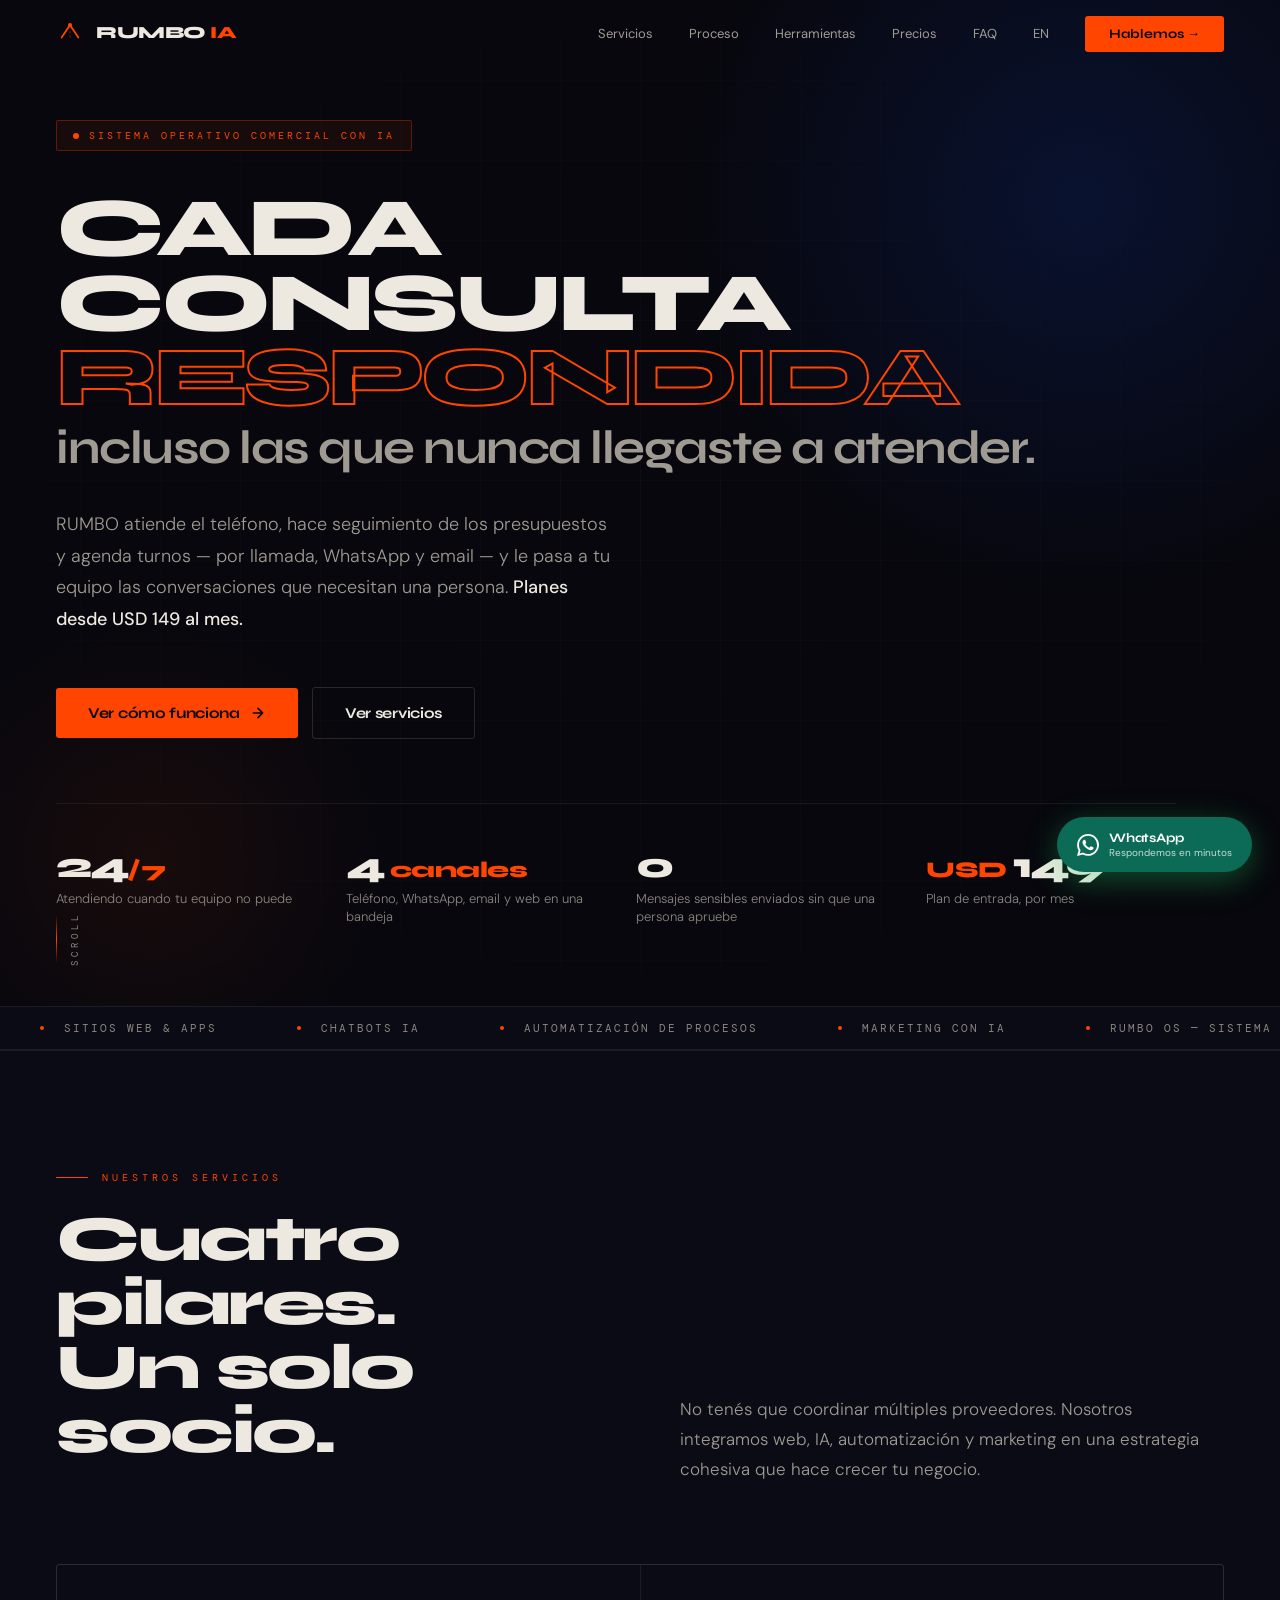
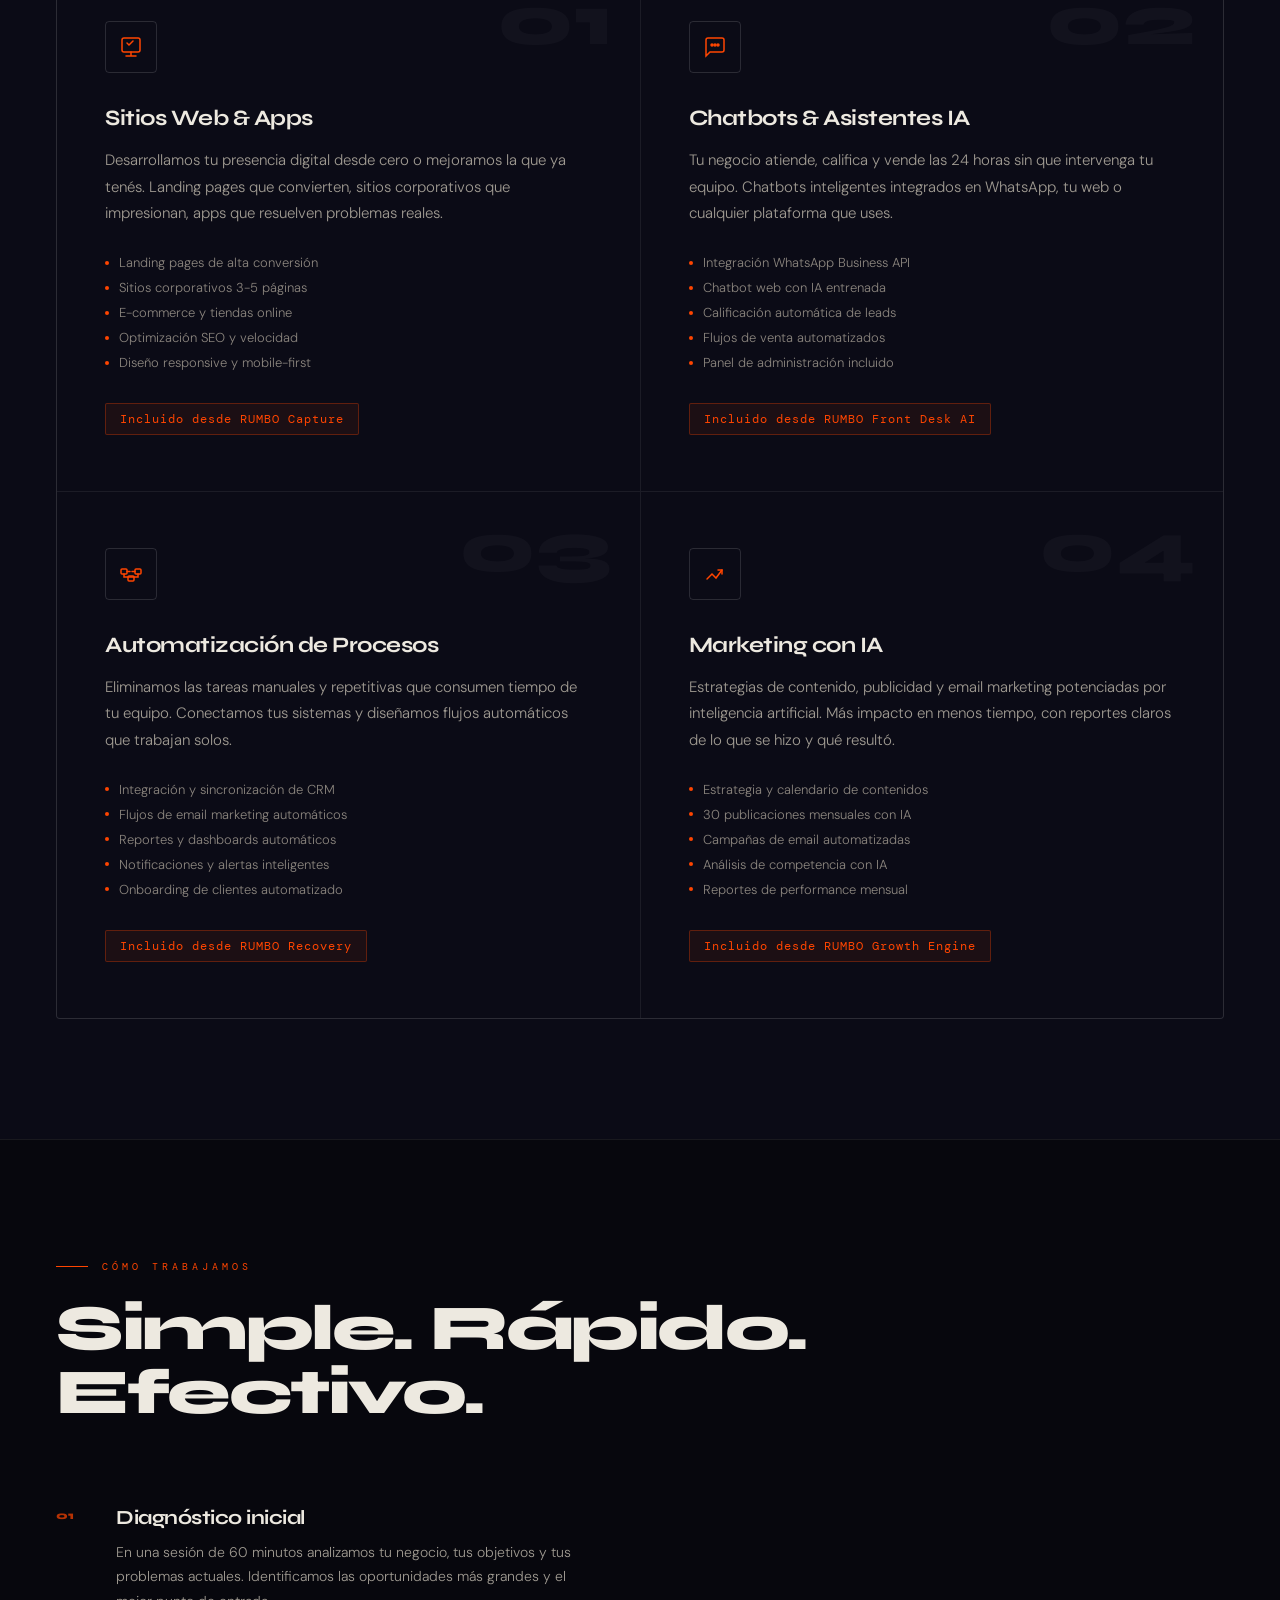
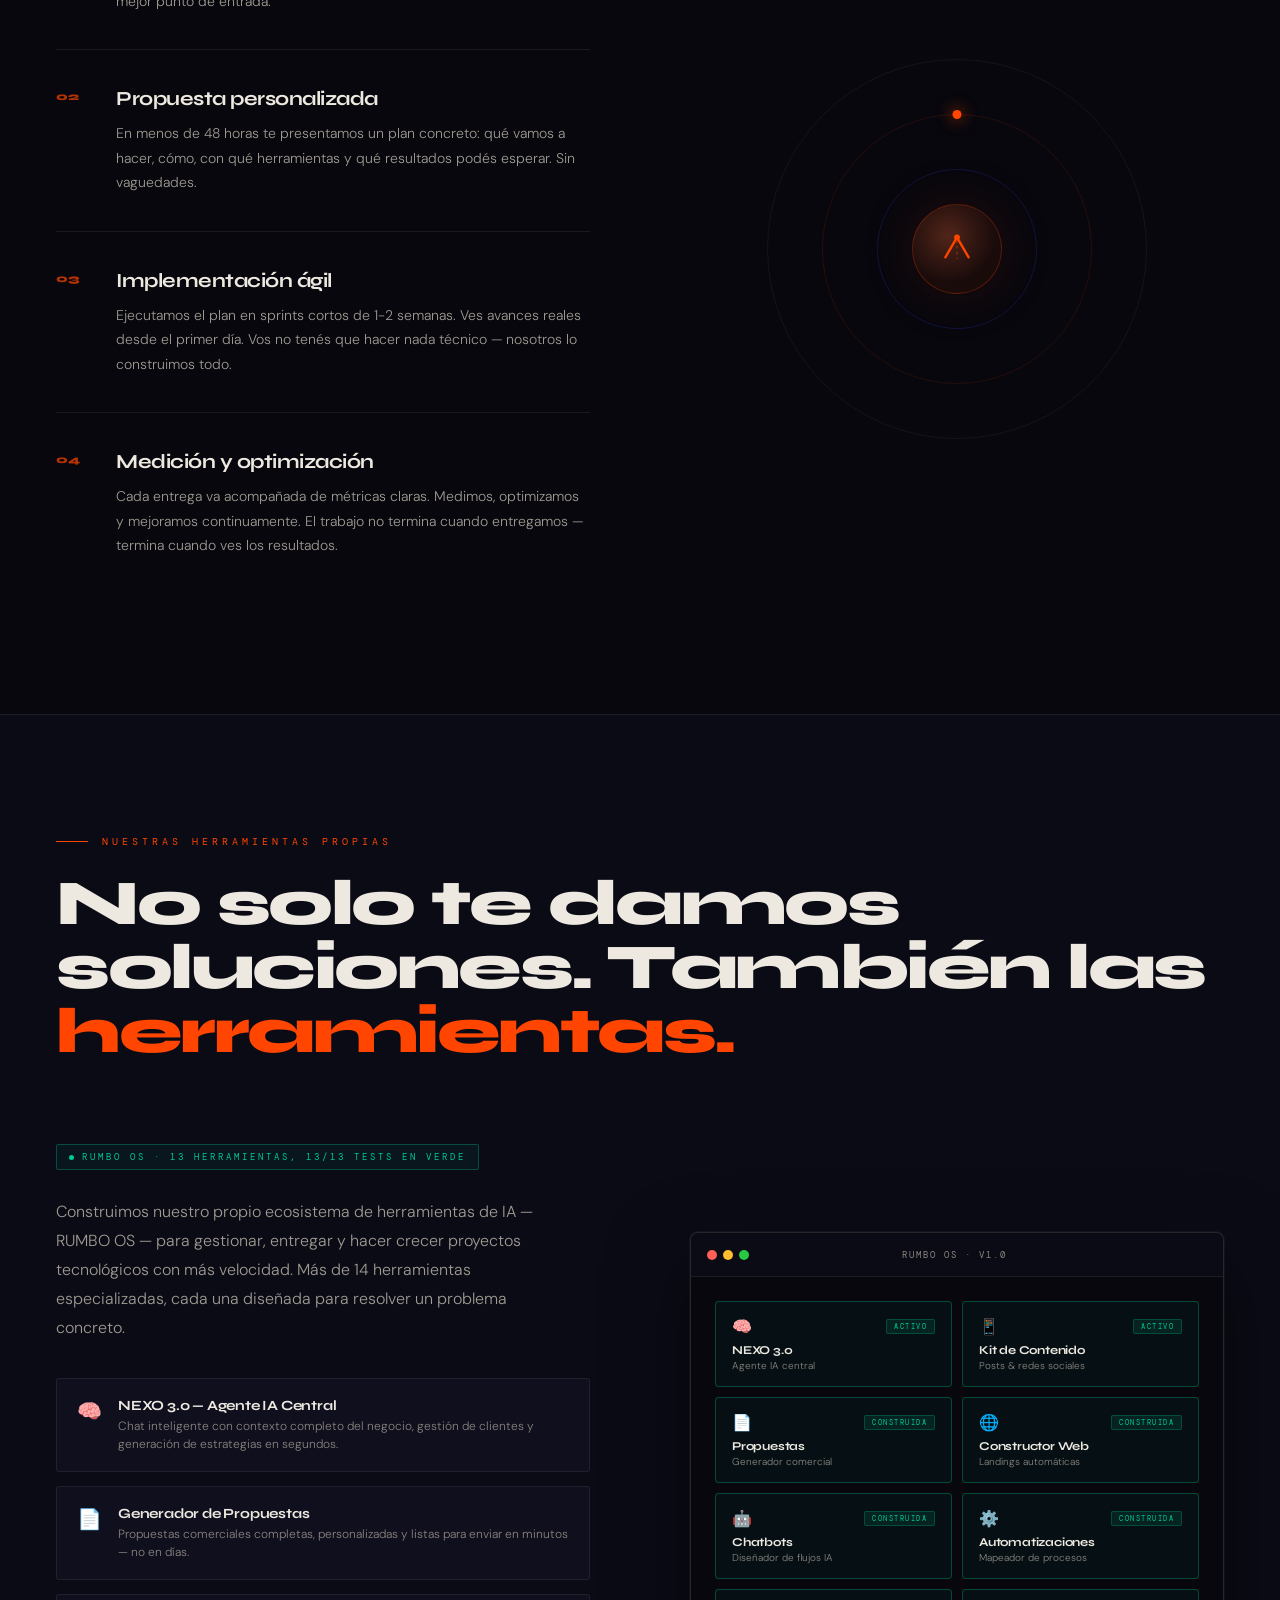
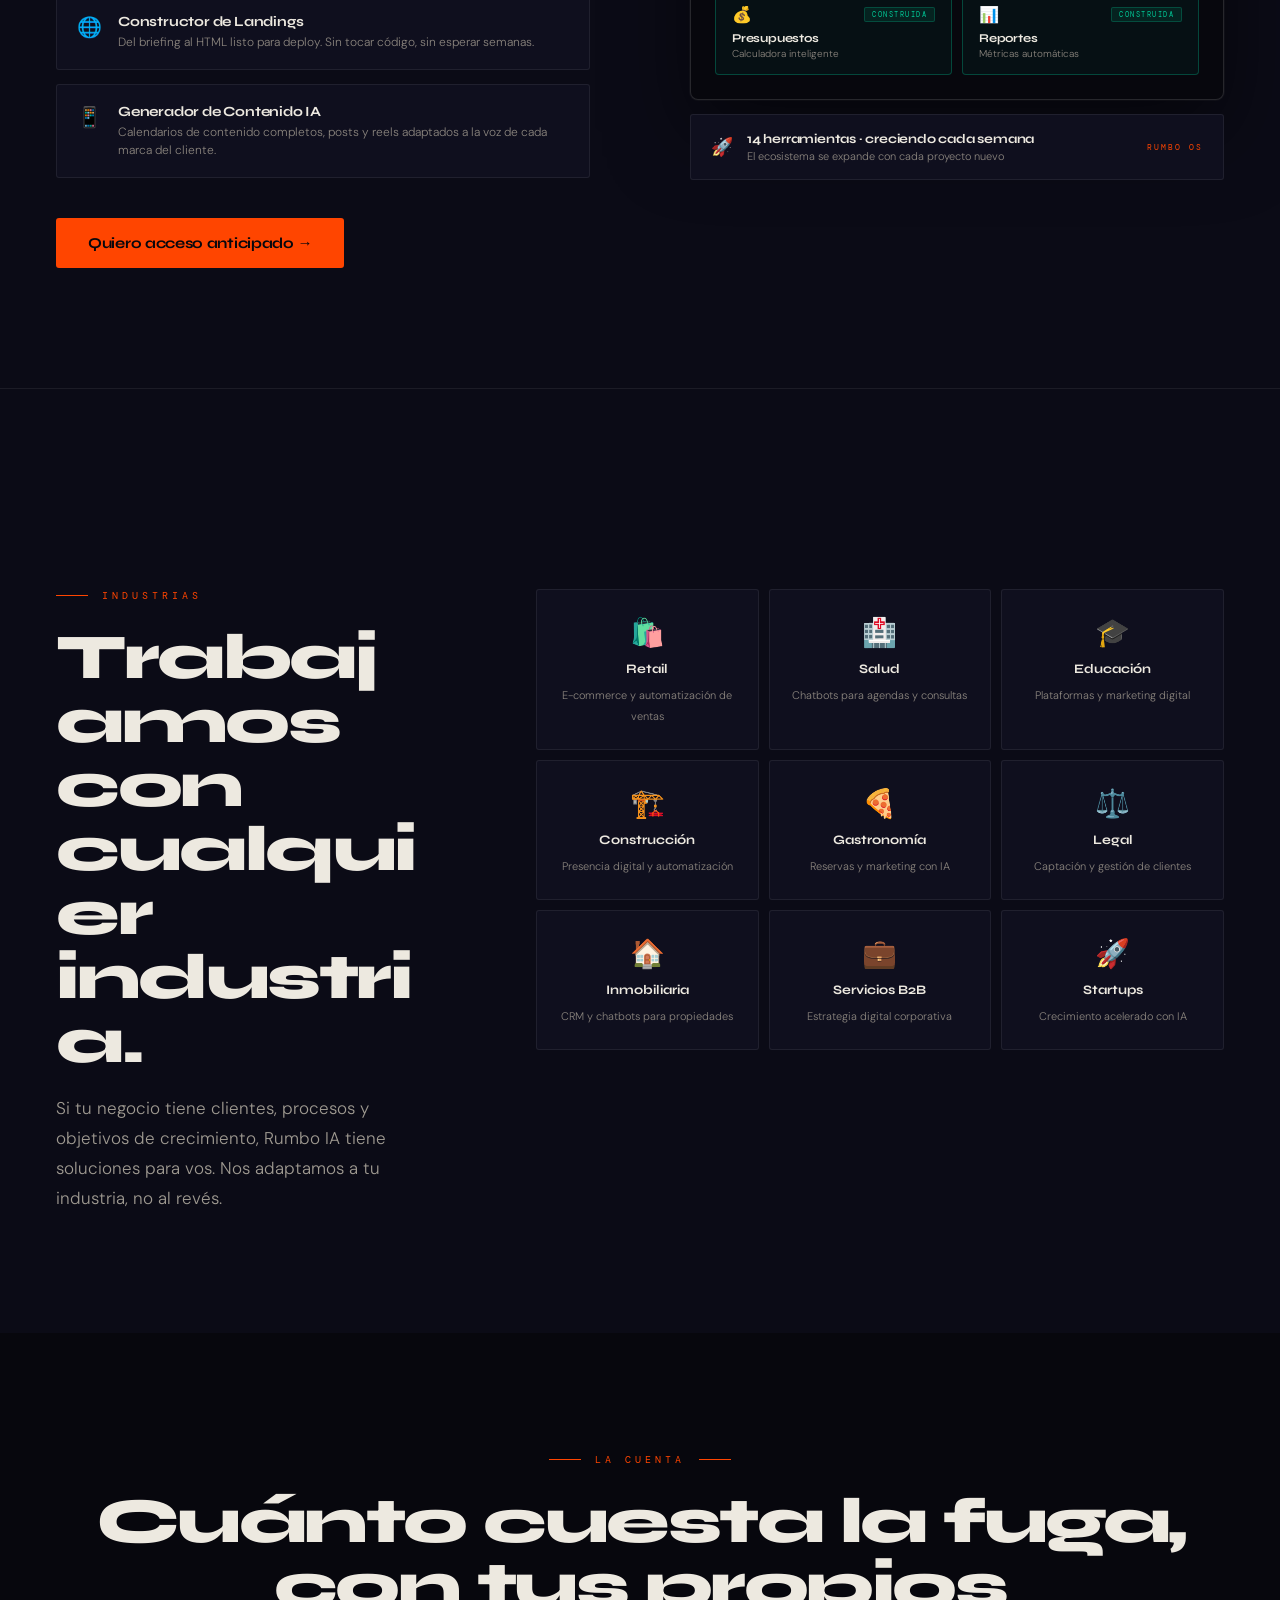
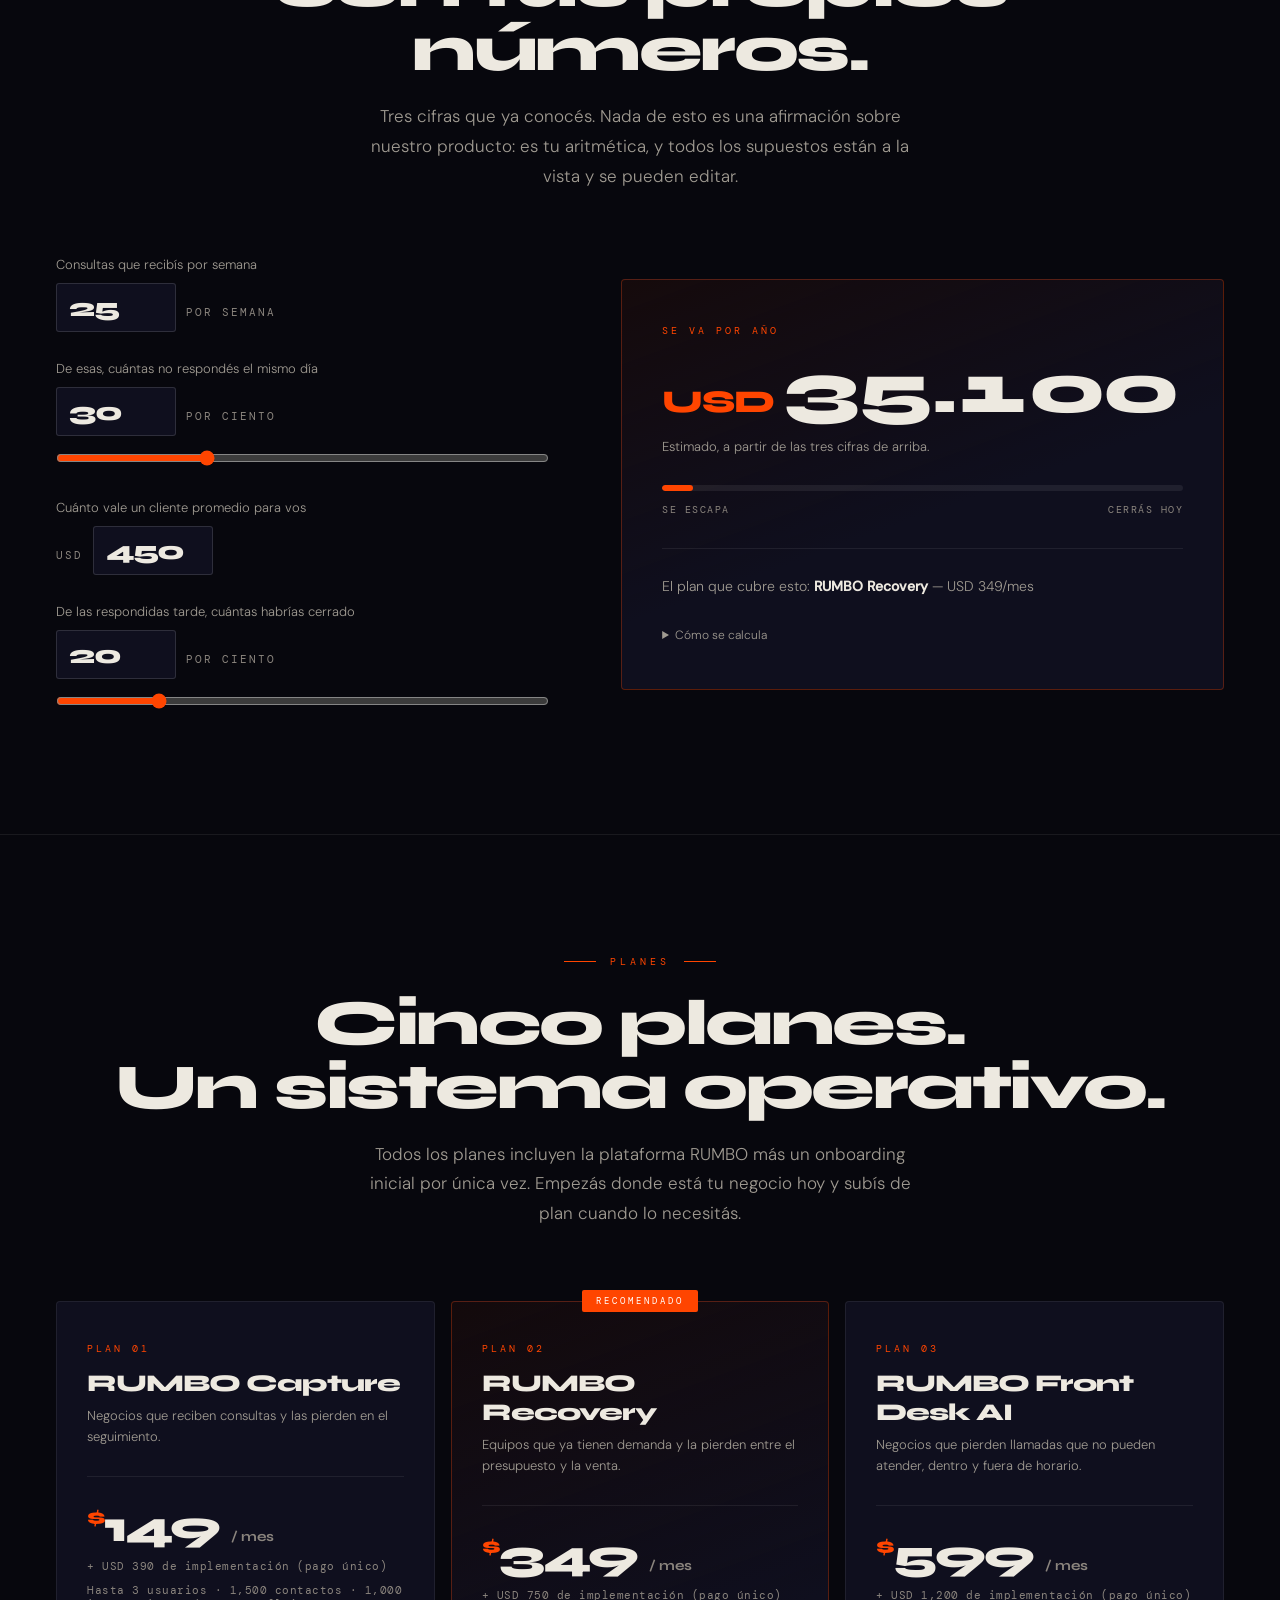
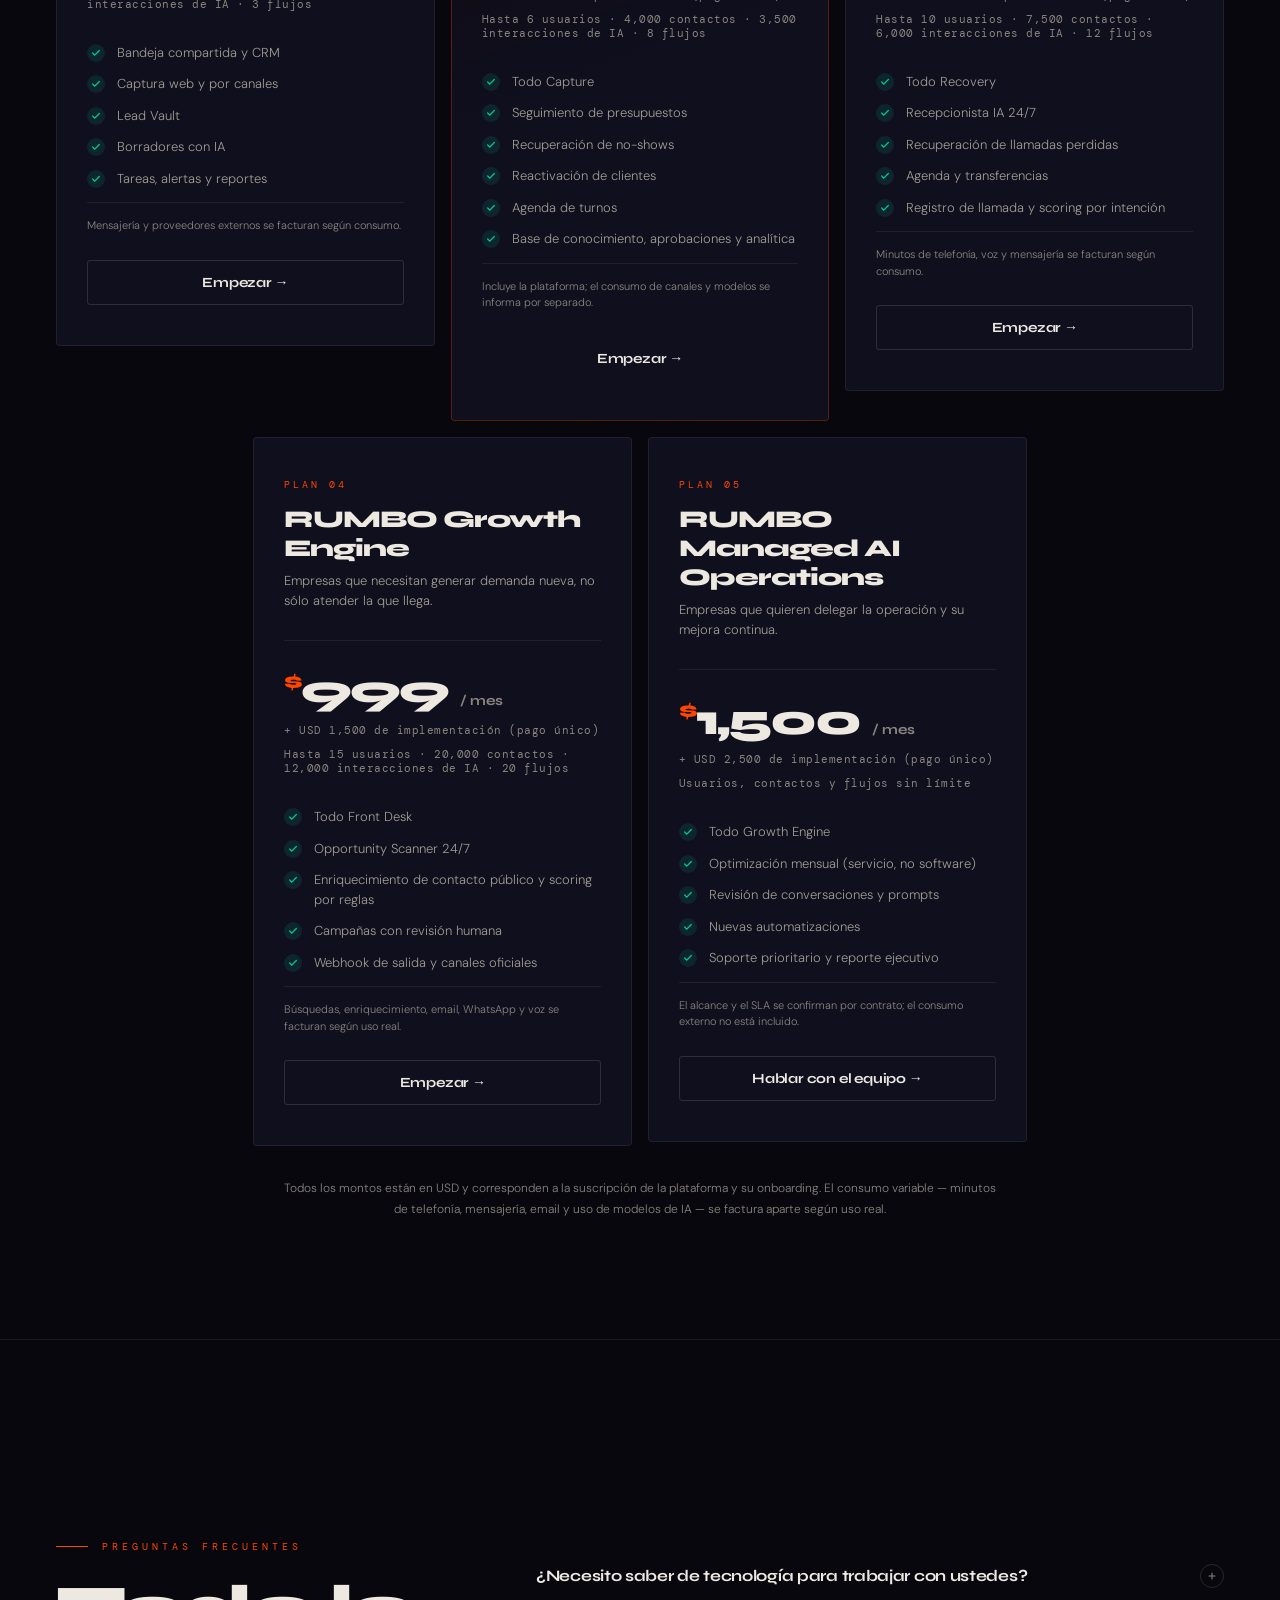
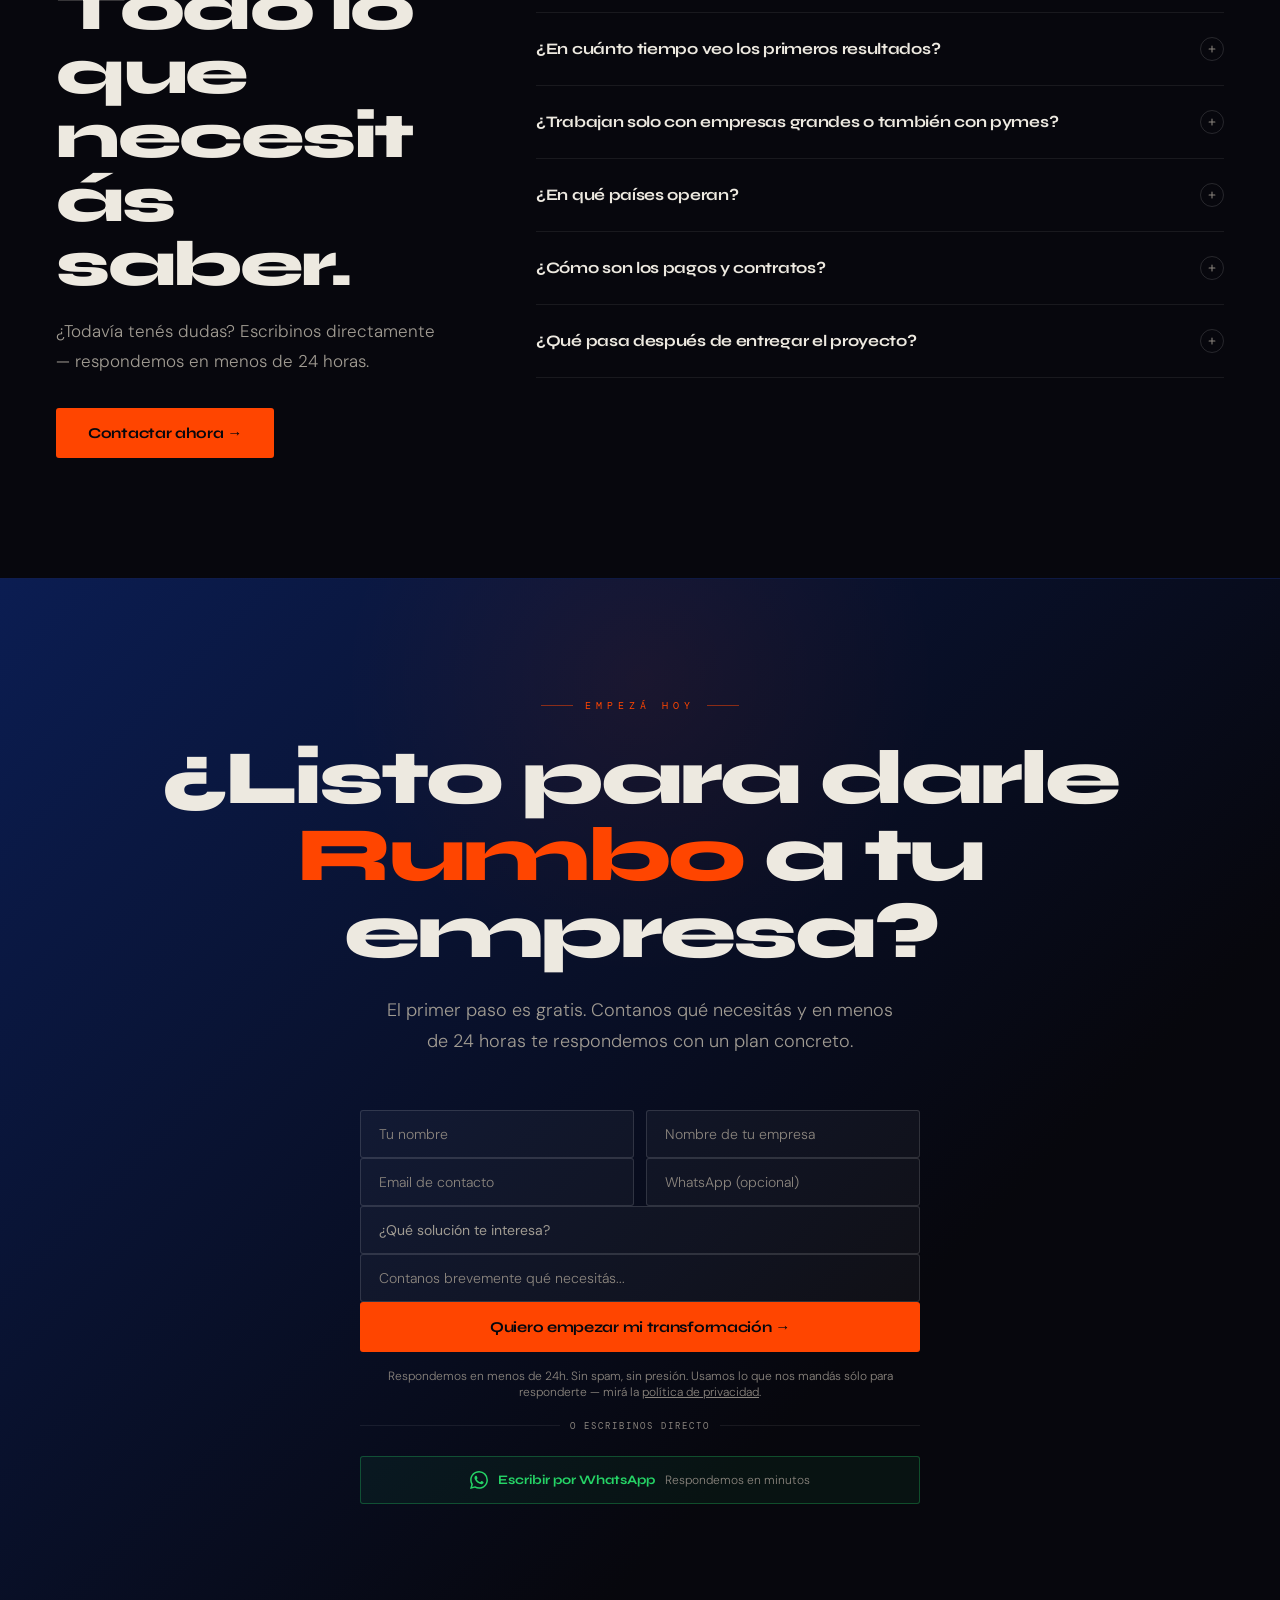
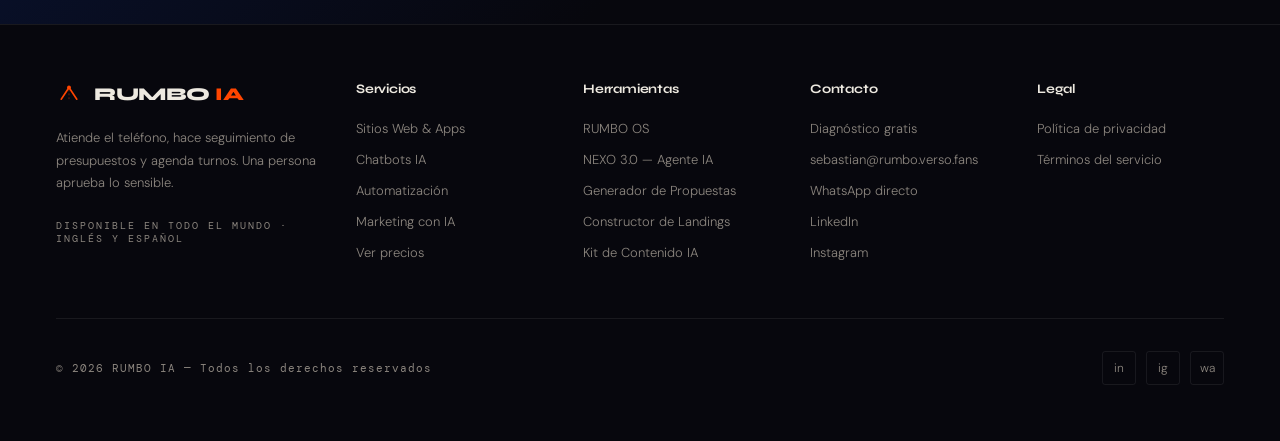
<file: apps/landing-publica/index-es.html>
<!DOCTYPE html>
<html lang="es">
<head>
<meta charset="UTF-8">
<meta name="viewport" content="width=device-width, initial-scale=1.0">
<title>RUMBO IA — el sistema con IA que responde cada consulta</title>
<meta name="description" content="RUMBO atiende el teléfono, hace seguimiento de presupuestos y agenda turnos por llamada, WhatsApp y email, con una persona aprobando lo sensible. Planes desde USD 149 al mes.">
<meta name="robots" content="index, follow">
<meta name="theme-color" content="#07070D">

<meta property="og:type" content="website">
<meta property="og:url" content="https://rumbo.verso.fans/es">
<meta property="og:title" content="RUMBO IA — el sistema con IA que responde cada consulta">
<meta property="og:description" content="Atiende llamadas, sigue presupuestos y agenda turnos. Una persona aprueba lo sensible. Desde USD 149 al mes.">
<meta property="og:image" content="https://rumbo.verso.fans/og-image.jpg">
<meta property="og:locale" content="es">
<meta property="og:site_name" content="Rumbo IA">

<meta name="twitter:card" content="summary_large_image">
<meta name="twitter:site" content="@rumbo_ia">
<meta name="twitter:title" content="RUMBO IA — el sistema con IA que responde cada consulta">
<meta name="twitter:description" content="Atiende llamadas, sigue presupuestos y agenda turnos. Una persona aprueba lo sensible. Desde USD 149 al mes.">
<meta name="twitter:image" content="https://rumbo.verso.fans/og-image.jpg">

<link rel="canonical" href="https://rumbo.verso.fans/es">
<link rel="alternate" hreflang="es" href="/es">
<link rel="alternate" hreflang="en" href="/">
<script type="application/ld+json">
{
  "@context": "https://schema.org",
  "@type": "Organization",
  "name": "Rumbo IA",
  "url": "https://rumbo.verso.fans",
  "logo": "https://rumbo.verso.fans/logo.png",
  "description": "Partner tecnológico estratégico para empresas. Soluciones de IA: web, chatbots, automatización y marketing.",
  "areaServed": "Worldwide",
  "contactPoint": {
    "@type": "ContactPoint",
    "contactType": "customer service",
    "email": "sebastian@rumbo.verso.fans",
    "availableLanguage": ["English", "Spanish"]
  }
}

</script>

<style>
*,*::before,*::after{margin:0;padding:0;box-sizing:border-box}

:root{
  --bg:#07070D;
  --bg2:#0B0B16;
  --surface:#0F0F1E;
  --border:rgba(255,255,255,0.07);
  --b2:rgba(255,255,255,0.13);
  --white:#EDE9E0;
  --w2:#A09B92;
  --w3:#8B857E;
  --orange:#FF4500;
  --o-bg:rgba(255,69,0,0.07);
  --o-bdr:rgba(255,69,0,0.3);
  --blue:#0B1D52;
  --gold:#C8922A;
  --green:#00C896;
  --fd:'Syne',sans-serif;
  --fb:'DM Sans',sans-serif;
  --fm:'DM Mono',monospace;
  --px:56px;
}

html{scroll-behavior:smooth}
html{overflow-x:hidden}
[hidden]{display:none !important}
a{color:inherit}
body{background:var(--bg);color:var(--white);font-family:var(--fb);font-weight:300;overflow-x:hidden}

:focus-visible{outline:2px solid var(--orange);outline-offset:3px;border-radius:2px}

/* NAV */
.site-header{position:fixed;top:0;left:0;right:0;z-index:100;transition:background .4s,border-color .4s}
.site-header.scrolled{background:rgba(7,7,13,0.93);backdrop-filter:blur(20px);border-bottom:1px solid var(--border)}

nav{height:64px;display:flex;align-items:center;justify-content:space-between;padding:0 var(--px)}

.nav-logo{display:flex;align-items:center;gap:12px;text-decoration:none}
.nav-brand{font-family:var(--fd);font-size:17px;font-weight:800;letter-spacing:-.5px;color:var(--white)}
.nav-brand span{color:var(--orange)}

.nav-links{display:flex;gap:36px;list-style:none}
.nav-links a{font-size:13px;color:var(--w2);text-decoration:none;font-weight:400;transition:color .2s}
.nav-links a:hover{color:var(--white)}

.nav-cta{padding:10px 24px;background:var(--orange);color:#07070D !important;border-radius:3px;font-weight:700 !important;font-family:var(--fd);font-size:13px !important;transition:opacity .2s !important}
.nav-cta:hover{opacity:.88}

.nav-toggle{display:none;background:none;border:1px solid var(--border);border-radius:3px;padding:7px 9px;cursor:pointer;flex-direction:column;gap:4px}
.nav-toggle span{display:block;width:18px;height:1.5px;background:var(--white);transition:transform .3s,opacity .3s}
.nav-toggle[aria-expanded="true"] span:nth-child(1){transform:translateY(5.5px) rotate(45deg)}
.nav-toggle[aria-expanded="true"] span:nth-child(2){opacity:0;transform:scaleX(0)}
.nav-toggle[aria-expanded="true"] span:nth-child(3){transform:translateY(-5.5px) rotate(-45deg)}

/* HERO */
.hero{min-height:100vh;display:flex;align-items:center;padding:120px var(--px) 80px;position:relative;overflow:hidden}
.hero-canvas{position:absolute;inset:0;pointer-events:none}
.hero-grid{position:absolute;inset:0;background-image:linear-gradient(rgba(255,255,255,0.022) 1px,transparent 1px),linear-gradient(90deg,rgba(255,255,255,0.022) 1px,transparent 1px);background-size:80px 80px;mask-image:radial-gradient(ellipse 80% 80% at 50% 50%,black,transparent)}
.hero-glow-1{position:absolute;width:800px;height:800px;background:radial-gradient(circle,rgba(11,29,82,.5) 0%,transparent 70%);top:-200px;right:-200px;border-radius:50%;animation:glowPulse1 8s ease-in-out infinite}
.hero-glow-2{position:absolute;width:500px;height:500px;background:radial-gradient(circle,rgba(255,69,0,.07) 0%,transparent 70%);bottom:-100px;left:-100px;border-radius:50%;animation:glowPulse2 6s ease-in-out infinite}
.particles{position:absolute;inset:0;overflow:hidden}
.particle{position:absolute;width:2px;height:2px;background:var(--orange);border-radius:50%;opacity:0;animation:particleFloat linear infinite}

.hero-content{width:100%;max-width:min(1120px,92vw);position:relative;z-index:2;container-type:inline-size}
.hero-badge{display:inline-flex;align-items:center;gap:10px;padding:8px 16px;border:1px solid var(--o-bdr);border-radius:2px;background:var(--o-bg);margin-bottom:40px;opacity:0;animation:fadeUp .7s .2s ease forwards}
.hero-badge-dot{width:6px;height:6px;background:var(--orange);border-radius:50%;animation:badgePulse 2s infinite;flex-shrink:0}
.hero-badge-text{font-family:var(--fm);font-size:10px;letter-spacing:3px;text-transform:uppercase;color:var(--orange)}

.hero-title{font-family:var(--fd);font-weight:800;line-height:.9;letter-spacing:-4px;margin-bottom:40px;opacity:0;animation:fadeUp .9s .35s ease forwards}
.hero-title .line-1{display:block;font-size:clamp(38px,7.4cqw,92px);color:var(--white)}
.hero-title .line-2{display:block;font-size:clamp(38px,7.4cqw,92px);color:transparent;-webkit-text-stroke:2px var(--orange)}
.hero-title .line-3{display:block;font-size:clamp(24px,4.2cqw,52px);color:var(--w2);font-weight:700;letter-spacing:-1.5px;margin-top:12px}

.hero-desc{font-size:clamp(15px,1.8vw,18px);color:var(--w2);max-width:560px;line-height:1.75;margin-bottom:52px;opacity:0;animation:fadeUp .8s .5s ease forwards}
.hero-desc strong{color:var(--white);font-weight:500}

.hero-actions{display:flex;gap:14px;align-items:center;flex-wrap:wrap;opacity:0;animation:fadeUp .8s .65s ease forwards}

.hero-stats{display:grid;grid-template-columns:repeat(auto-fit,minmax(200px,1fr));gap:32px 40px;margin-top:64px;padding-top:44px;border-top:1px solid var(--border);opacity:0;animation:fadeUp .8s .8s ease forwards}
.hero-stat-num{font-family:var(--fd);font-size:clamp(28px,3vw,36px);font-weight:800;color:var(--white);letter-spacing:-2px;line-height:1;margin-bottom:6px}
.hero-stat-num span{color:var(--orange);font-size:.62em;letter-spacing:-.5px}
.hero-stat-label{font-size:13px;color:var(--w3);line-height:1.4}

.scroll-indicator{position:absolute;bottom:40px;left:var(--px);display:flex;align-items:center;gap:12px;opacity:0;animation:fadeIn 1s 1.2s ease forwards}
.scroll-line{width:1px;height:48px;background:linear-gradient(to bottom,transparent,var(--orange),transparent);animation:scrollAnim 2s ease-in-out infinite}
.scroll-text{font-family:var(--fm);font-size:9px;letter-spacing:4px;text-transform:uppercase;color:var(--w3);writing-mode:vertical-rl;transform:rotate(180deg)}

/* TICKER */
.ticker{overflow:hidden;border-top:1px solid var(--border);border-bottom:1px solid var(--border);padding:14px 0;background:var(--bg2)}
.ticker:hover .ticker-track{animation-play-state:paused}
.ticker-track{display:flex;width:max-content;animation:tickerScroll 30s linear infinite}
.ticker-item{display:flex;align-items:center;gap:20px;padding:0 40px;white-space:nowrap;font-family:var(--fm);font-size:11px;letter-spacing:2px;text-transform:uppercase;color:var(--w3)}
.ticker-dot{width:4px;height:4px;background:var(--orange);border-radius:50%;flex-shrink:0}

/* SECTIONS */
main section{padding:120px var(--px);position:relative}
.section-eyebrow{display:flex;align-items:center;gap:14px;margin-bottom:24px}
.eyebrow-line{width:32px;height:1px;background:var(--orange);flex-shrink:0}
.eyebrow-text{font-family:var(--fm);font-size:10px;letter-spacing:4px;text-transform:uppercase;color:var(--orange);font-weight:500}
.section-title{font-family:var(--fd);font-size:clamp(32px,5vw,64px);font-weight:800;letter-spacing:-2.5px;line-height:1;color:var(--white);margin-bottom:20px;overflow-wrap:break-word}
.section-sub{font-size:17px;color:var(--w2);max-width:560px;line-height:1.75}

/* BUTTONS */
.btn-primary{color:#07070D !important;display:inline-flex;align-items:center;gap:10px;padding:16px 32px;background:var(--orange);color:#fff;text-decoration:none;font-family:var(--fd);font-size:15px;font-weight:700;letter-spacing:-.3px;border-radius:3px;border:none;transition:transform .2s,box-shadow .2s}
.btn-primary:hover{transform:translateY(-2px);box-shadow:0 16px 48px rgba(255,69,0,.3)}
.btn-secondary{display:inline-flex;align-items:center;gap:10px;padding:16px 32px;border:1px solid var(--b2);color:var(--white);text-decoration:none;font-family:var(--fd);font-size:15px;font-weight:600;letter-spacing:-.3px;border-radius:3px;transition:border-color .2s,background .2s}
.btn-secondary:hover{border-color:var(--orange);background:var(--o-bg)}

/* SERVICES */
#servicios{background:var(--bg2);border-top:1px solid var(--border)}
.services-header{display:grid;grid-template-columns:minmax(0,1fr) minmax(0,1fr);gap:80px;align-items:end;margin-bottom:80px}
.services-grid{display:grid;grid-template-columns:minmax(0,1fr) minmax(0,1fr);gap:1px;background:var(--border);border:1px solid var(--border);border-radius:4px;overflow:hidden}
.service-card{background:var(--bg2);padding:56px 48px;position:relative;overflow:hidden;transition:background .4s}
.service-card::before{content:'';position:absolute;top:0;left:0;right:0;height:2px;background:linear-gradient(90deg,var(--orange),transparent);transform:scaleX(0);transform-origin:left;transition:transform .4s ease}
.service-card:hover{background:var(--surface)}
.service-card:hover::before{transform:scaleX(1)}
.service-number{font-family:var(--fd);font-size:72px;font-weight:800;color:rgba(255,255,255,.03);line-height:1;position:absolute;top:20px;right:28px;transition:color .4s;user-select:none;aria-hidden:true}
.service-card:hover .service-number{color:rgba(255,69,0,.07)}
.service-icon{width:52px;height:52px;border:1px solid var(--b2);border-radius:4px;display:flex;align-items:center;justify-content:center;margin-bottom:32px;transition:border-color .3s,background .3s}
.service-card:hover .service-icon{border-color:var(--o-bdr);background:var(--o-bg)}
.service-name{font-family:var(--fd);font-size:22px;font-weight:700;color:var(--white);letter-spacing:-.5px;margin-bottom:16px}
.service-desc{font-size:15px;color:var(--w2);line-height:1.75;margin-bottom:28px}
.service-features{display:flex;flex-direction:column;gap:8px;margin-bottom:32px}
.sf{display:flex;align-items:center;gap:10px;font-size:13px;color:var(--w3)}
.sf::before{content:'';width:4px;height:4px;background:var(--orange);border-radius:50%;flex-shrink:0}
.service-price{display:inline-flex;align-items:center;gap:6px;font-family:var(--fm);font-size:12px;letter-spacing:1px;color:var(--orange);padding:7px 14px;border:1px solid var(--o-bdr);border-radius:2px;background:var(--o-bg)}

/* PROCESS */
#proceso{border-top:1px solid var(--border)}
.process-layout{display:grid;grid-template-columns:minmax(0,1fr) minmax(0,1fr);gap:100px;align-items:center;margin-top:80px}
.process-steps{list-style:none;display:flex;flex-direction:column}
.process-step{display:flex;gap:28px;padding:36px 0;border-bottom:1px solid var(--border);transition:padding-left .3s}
.process-step:first-child{padding-top:0}
.process-step:last-child{border-bottom:none}
.process-step:hover{padding-left:12px}
.ps-num{font-family:var(--fd);font-size:11px;font-weight:800;color:var(--orange);width:32px;flex-shrink:0;margin-top:4px;opacity:.7}
.ps-title{font-family:var(--fd);font-size:20px;font-weight:700;color:var(--white);letter-spacing:-.5px;margin-bottom:10px}
.ps-desc{font-size:14px;color:var(--w2);line-height:1.75}
.process-visual{position:relative;height:480px;display:flex;align-items:center;justify-content:center}
.pv-circle-outer{width:380px;height:380px;border:1px solid rgba(255,255,255,.05);border-radius:50%;position:absolute;animation:rotateOrbit 20s linear infinite}
.pv-circle-mid{width:270px;height:270px;border:1px solid rgba(255,69,0,.12);border-radius:50%;position:absolute;animation:rotateOrbit 14s linear infinite reverse}
.pv-circle-inner{width:160px;height:160px;border:1px solid rgba(22,44,122,.4);border-radius:50%;position:absolute;animation:rotateOrbit 8s linear infinite}
.pv-circle-mid::before{content:'';position:absolute;top:-5px;left:50%;width:9px;height:9px;background:var(--orange);border-radius:50%;box-shadow:0 0 16px var(--orange);transform:translateX(-50%)}
.pv-core{width:90px;height:90px;background:radial-gradient(circle at 40% 35%,rgba(255,107,53,.3),rgba(255,69,0,.08) 60%);border:1px solid rgba(255,69,0,.25);border-radius:50%;display:flex;align-items:center;justify-content:center;position:relative;z-index:5;box-shadow:0 0 60px rgba(255,69,0,.12)}
.pv-orbit-labels{position:absolute;inset:0;animation:counterRotate 20s linear infinite}

/* HERRAMIENTAS */
#herramientas{background:var(--bg2);border-top:1px solid var(--border)}
.os-showcase{display:grid;grid-template-columns:minmax(0,1fr) minmax(0,1fr);gap:100px;align-items:center;margin-top:80px}
.os-tag{display:inline-flex;align-items:center;gap:8px;font-family:var(--fm);font-size:9px;letter-spacing:3px;text-transform:uppercase;color:var(--green);border:1px solid rgba(0,200,150,.3);background:rgba(0,200,150,.06);padding:6px 12px;border-radius:2px;margin-bottom:28px}
.os-tag-dot{width:5px;height:5px;background:var(--green);border-radius:50%;animation:badgePulse 2s infinite}
.os-title{font-family:var(--fd);font-size:clamp(32px,4.5vw,60px);font-weight:800;letter-spacing:-2.5px;line-height:1;margin-bottom:24px}
.os-title span{color:var(--orange)}
.os-desc{font-size:16px;color:var(--w2);line-height:1.8;margin-bottom:36px;max-width:480px}
.os-pillars{display:flex;flex-direction:column;gap:14px;margin-bottom:40px}
.os-pillar{display:flex;align-items:flex-start;gap:16px;padding:18px 20px;border:1px solid var(--border);border-radius:3px;background:var(--surface);transition:border-color .3s,background .3s}
.os-pillar:hover{border-color:var(--o-bdr);background:rgba(255,69,0,.03)}
.os-pillar-icon{font-size:20px;flex-shrink:0;margin-top:1px}
.os-pillar-name{font-family:var(--fd);font-size:14px;font-weight:700;color:var(--white);letter-spacing:-.2px;margin-bottom:3px}
.os-pillar-desc{font-size:12px;color:var(--w3);line-height:1.5}
.os-screen{background:var(--bg);border:1px solid var(--b2);border-radius:8px;overflow:hidden;box-shadow:0 32px 80px rgba(0,0,0,.5),0 0 0 1px rgba(255,255,255,.04)}
.os-screen-bar{height:44px;background:var(--bg2);border-bottom:1px solid var(--border);display:flex;align-items:center;justify-content:space-between;padding:0 16px}
.os-dots{display:flex;gap:6px}
.os-dot{width:10px;height:10px;border-radius:50%}
.os-dot-r{background:#FF5F57}
.os-dot-y{background:#FEBC2E}
.os-dot-g{background:#28C840}
.os-screen-title{font-family:var(--fm);font-size:9px;letter-spacing:2px;text-transform:uppercase;color:var(--w3)}
.os-screen-body{padding:24px;display:grid;grid-template-columns:minmax(0,1fr) minmax(0,1fr);gap:10px}
.os-tool-pill{padding:14px 16px;border:1px solid var(--border);border-radius:4px;background:var(--surface);transition:all .25s}
.os-tool-pill:hover{border-color:var(--o-bdr);background:var(--o-bg);transform:translateY(-2px)}
.os-tool-pill.active{border-color:rgba(0,200,150,.3);background:rgba(0,200,150,.05)}
.os-pill-top{display:flex;align-items:center;justify-content:space-between;margin-bottom:6px}
.os-pill-icon{font-size:16px}
.os-status{font-family:var(--fm);font-size:7px;letter-spacing:1.5px;text-transform:uppercase;padding:2px 7px;border-radius:2px}
.os-status.on{color:var(--green);background:rgba(0,200,150,.1);border:1px solid rgba(0,200,150,.25)}
.os-status.dev{color:var(--gold);background:rgba(200,146,42,.1);border:1px solid rgba(200,146,42,.25)}
.os-pill-name{font-family:var(--fd);font-size:12px;font-weight:700;color:var(--white);letter-spacing:-.2px}
.os-pill-sub{font-size:10px;color:var(--w3);margin-top:2px}

/* RESULTS */
#resultados{background:linear-gradient(135deg,var(--blue) 0%,var(--bg) 60%);border-top:1px solid rgba(22,44,122,.4);border-bottom:1px solid rgba(22,44,122,.4)}
.results-grid{display:grid;grid-template-columns:repeat(4,minmax(0,1fr));gap:1px;background:rgba(255,255,255,.04);border-radius:4px;overflow:hidden;margin-top:72px}
.result-card{padding:52px 40px;background:rgba(7,7,13,.7);text-align:center;position:relative;overflow:hidden;transition:background .3s}
.result-card:hover{background:rgba(11,29,82,.5)}
.result-card::after{content:'';position:absolute;bottom:0;left:50%;transform:translateX(-50%);width:40px;height:2px;background:var(--orange);border-radius:2px;opacity:0;transition:opacity .3s}
.result-card:hover::after{opacity:1}
.rc-num{font-family:var(--fd);font-size:clamp(40px,5vw,72px);font-weight:800;letter-spacing:-3px;line-height:1;margin-bottom:12px}
.rc-num span{color:var(--orange)}
.rc-label{font-size:14px;color:var(--w2);line-height:1.5;max-width:160px;margin:0 auto}

/* INDUSTRIES */
#industrias{border-top:1px solid var(--border);background:var(--bg2)}
.industries-layout{display:grid;grid-template-columns:minmax(0,380px) minmax(0,1fr);gap:100px;align-items:start;margin-top:80px}
.industries-grid{display:grid;grid-template-columns:repeat(3,minmax(0,1fr));gap:10px}
.industry-card{padding:24px 20px;border:1px solid var(--border);border-radius:3px;background:var(--surface);transition:all .3s;text-align:center}
.industry-card:hover{border-color:var(--o-bdr);background:var(--o-bg);transform:translateY(-3px)}
.industry-icon{font-size:28px;display:block;margin-bottom:10px}
.industry-name{font-family:var(--fd);font-size:13px;font-weight:700;color:var(--white);display:block;margin-bottom:6px}
.industry-desc{font-size:11px;color:var(--w3);line-height:1.5}

/* PRICING */
#precios{border-top:1px solid var(--border)}
.pricing-grid{display:grid;grid-template-columns:repeat(6,minmax(0,1fr));gap:16px;margin-top:72px;align-items:start}
.pricing-card{grid-column:span 2;padding:40px 30px;border:1px solid var(--border);border-radius:4px;background:var(--surface);position:relative;transition:transform .3s,border-color .3s}
.pricing-card:nth-child(4){grid-column:2/4}
.pricing-card:nth-child(5){grid-column:4/6}
.pricing-card:hover{transform:translateY(-6px)}
.pricing-card.featured{border-color:var(--o-bdr);background:linear-gradient(160deg,rgba(255,69,0,.05) 0%,var(--surface) 50%)}
.pricing-card.featured::before{content:'RECOMENDADO';position:absolute;top:-12px;left:50%;transform:translateX(-50%);font-family:var(--fm);font-size:9px;letter-spacing:3px;color:#fff;background:var(--orange);padding:5px 14px;border-radius:2px;white-space:nowrap}
.pc-tier{font-family:var(--fm);font-size:10px;letter-spacing:3px;text-transform:uppercase;color:var(--orange);margin-bottom:14px}
.pc-name{font-family:var(--fd);font-size:24px;font-weight:800;letter-spacing:-1px;margin-bottom:8px;color:var(--white)}
.pc-desc{font-size:13px;color:var(--w2);line-height:1.6;margin-bottom:28px;padding-bottom:28px;border-bottom:1px solid var(--border)}
.pc-price{margin-bottom:32px}
.pc-amount{font-family:var(--fd);font-size:44px;font-weight:800;letter-spacing:-2px;color:var(--white);line-height:1}
.pc-amount .currency{font-size:22px;color:var(--orange);vertical-align:super}
.pc-amount .period{font-size:14px;color:var(--w3);font-weight:400;letter-spacing:0}
.pc-features{display:flex;flex-direction:column;gap:12px;margin-bottom:36px}
.pc-feature{display:flex;align-items:flex-start;gap:12px;font-size:13px;color:var(--w2);line-height:1.5}
.pc-feature-icon{width:18px;height:18px;background:rgba(0,200,150,.12);border-radius:50%;display:flex;align-items:center;justify-content:center;flex-shrink:0;margin-top:1px}
.btn-plan{display:block;text-align:center;padding:13px 24px;border-radius:3px;font-family:var(--fd);font-size:14px;font-weight:700;letter-spacing:-.2px;text-decoration:none;transition:all .2s}
.btn-plan.outline{border:1px solid var(--b2);color:var(--white)}
.btn-plan.outline:hover{border-color:var(--orange);background:var(--o-bg)}
.btn-plan.filled{background:var(--orange);color:#fff}
.btn-plan.filled:hover{transform:translateY(-1px);box-shadow:0 8px 32px rgba(255,69,0,.3)}
.pc-setup{font-family:var(--fm);font-size:11px;letter-spacing:.5px;color:var(--w3);margin-top:10px}
.pc-usage-note{font-size:11px;line-height:1.5;color:var(--w3);margin:-22px 0 26px;padding-top:14px;border-top:1px solid var(--border)}
.pricing-footnote{margin-top:32px;text-align:center;font-size:12px;line-height:1.7;color:var(--w3);max-width:720px;margin-left:auto;margin-right:auto}

/* TESTIMONIALS */
#testimonios{background:var(--bg2);border-top:1px solid var(--border)}
.testimonials-grid{display:grid;grid-template-columns:repeat(3,minmax(0,1fr));gap:16px;margin-top:72px}
.testimonial-card{padding:40px 36px;border:1px solid var(--border);border-radius:4px;background:var(--surface);transition:border-color .3s,transform .3s}
.testimonial-card:hover{border-color:var(--b2);transform:translateY(-4px)}
.tc-quote{font-size:32px;color:var(--orange);opacity:.4;font-family:Georgia,serif;line-height:1;margin-bottom:20px;aria-hidden:true}
.tc-text{font-size:15px;color:var(--w2);line-height:1.8;margin-bottom:28px;font-style:italic}
.tc-author{display:flex;align-items:center;gap:14px;padding-top:24px;border-top:1px solid var(--border)}
.tc-avatar{width:44px;height:44px;border-radius:50%;display:flex;align-items:center;justify-content:center;font-family:var(--fd);font-size:16px;font-weight:800;color:#fff;flex-shrink:0}
.tc-name{font-family:var(--fd);font-size:15px;font-weight:700;color:var(--white);letter-spacing:-.3px;margin-bottom:3px}
.tc-role{font-size:12px;color:var(--w3)}
.tc-stars{display:flex;gap:3px;margin-bottom:20px}
.star{color:var(--gold);font-size:14px}

/* FAQ */
#faq{border-top:1px solid var(--border)}
.faq-layout{display:grid;grid-template-columns:minmax(0,380px) minmax(0,1fr);gap:100px;margin-top:80px;align-items:start}
.faq-item{border-bottom:1px solid var(--border);overflow:hidden}
.faq-question{width:100%;display:flex;align-items:center;justify-content:space-between;padding:24px 0;background:transparent;border:none;color:var(--white);font-family:var(--fd);font-size:16px;font-weight:600;letter-spacing:-.3px;text-align:left;cursor:pointer;transition:color .2s;gap:20px}
.faq-question:hover{color:var(--orange)}
.faq-icon{width:24px;height:24px;border:1px solid var(--b2);border-radius:50%;display:flex;align-items:center;justify-content:center;flex-shrink:0;transition:all .3s;color:var(--w3)}
.faq-item.open .faq-icon{background:var(--orange);border-color:var(--orange);color:#fff;transform:rotate(45deg)}
.faq-answer{max-height:0;overflow:hidden;transition:max-height .4s ease,padding .3s;font-size:14px;color:var(--w2);line-height:1.8}
.faq-item.open .faq-answer{max-height:200px;padding-bottom:24px}

/* CONTACT */
#contacto{background:linear-gradient(135deg,var(--blue) 0%,var(--bg) 70%);border-top:1px solid rgba(22,44,122,.5);text-align:center;position:relative;overflow:hidden}
#contacto::before{content:'';position:absolute;top:-200px;left:50%;transform:translateX(-50%);width:600px;height:600px;background:radial-gradient(circle,rgba(255,69,0,.07) 0%,transparent 70%);border-radius:50%;pointer-events:none}
.cta-label{font-family:var(--fm);font-size:10px;letter-spacing:5px;text-transform:uppercase;color:var(--orange);margin-bottom:28px;display:flex;align-items:center;justify-content:center;gap:12px}
.cta-label::before,.cta-label::after{content:'';width:32px;height:1px;background:var(--orange);opacity:.5}
.cta-title{font-family:var(--fd);font-size:clamp(36px,6vw,80px);font-weight:800;letter-spacing:-3px;line-height:1;margin-bottom:24px;position:relative;z-index:1}
.cta-title .highlight{color:var(--orange)}
.cta-sub{font-size:clamp(15px,1.8vw,18px);color:var(--w2);max-width:520px;margin:0 auto 52px;line-height:1.75;position:relative;z-index:1}
.contact-form{max-width:560px;margin:0 auto;display:flex;flex-direction:column;gap:12px;position:relative;z-index:1}
.form-row{display:grid;grid-template-columns:minmax(0,1fr) minmax(0,1fr);gap:12px}
.form-input{width:100%;padding:14px 18px;background:rgba(255,255,255,.04);border:1px solid var(--b2);border-radius:3px;color:var(--white);font-family:var(--fb);font-size:14px;font-weight:300;outline:none;transition:border-color .2s,background .2s}
.form-input:focus{border-color:rgba(255,69,0,.5);background:rgba(255,69,0,.04)}
.form-input::placeholder{color:var(--w3)}
.form-select{width:100%;padding:14px 18px;background:rgba(255,255,255,.04);border:1px solid var(--b2);border-radius:3px;color:var(--w2);font-family:var(--fb);font-size:14px;outline:none;transition:border-color .2s;appearance:none}
.form-select:focus{border-color:rgba(255,69,0,.5)}
.form-select option{background:var(--bg2)}
.form-submit{padding:16px 32px;background:var(--orange);border:none;border-radius:3px;color:#07070D;font-family:var(--fd);font-size:15px;font-weight:700;letter-spacing:-.3px;cursor:pointer;transition:transform .2s,box-shadow .2s;width:100%}
.form-submit:hover{transform:translateY(-2px);box-shadow:0 12px 40px rgba(255,69,0,.35)}
.form-note{font-size:12px;color:var(--w3);text-align:center;margin-top:4px}
.form-divider{display:flex;align-items:center;gap:10px;justify-content:center;margin-top:8px}
.form-divider::before,.form-divider::after{content:'';height:1px;flex:1;background:var(--border)}
.form-divider-text{font-family:var(--fm);font-size:9px;letter-spacing:2px;color:var(--w3);text-transform:uppercase}
.wa-form-btn{display:flex;align-items:center;justify-content:center;gap:10px;margin-top:12px;padding:14px;border:1px solid rgba(37,211,102,.3);border-radius:3px;background:rgba(37,211,102,.06);text-decoration:none;transition:background .2s}
.wa-form-btn:hover{background:rgba(37,211,102,.12)}
.wa-form-label{font-family:var(--fd);font-size:13px;font-weight:700;color:#25D366}
.wa-form-sub{font-size:12px;color:var(--w3)}

/* FOOTER */
.site-footer{padding:56px var(--px);border-top:1px solid var(--border);background:var(--bg)}
.footer-top{display:grid;grid-template-columns:minmax(0,260px) repeat(4,minmax(0,1fr));gap:40px;margin-bottom:56px}
.footer-top nav{display:block;height:auto;padding:0;align-items:initial;justify-content:initial}
.footer-brand-name{font-family:var(--fd);font-size:18px;font-weight:800;letter-spacing:-.5px;color:var(--white)}
.footer-brand-name span{color:var(--orange)}
.footer-brand-desc{font-size:13px;color:var(--w3);line-height:1.75;margin:20px 0 24px}
.footer-col-title{font-family:var(--fd);font-size:13px;font-weight:700;color:var(--white);letter-spacing:-.2px;margin-bottom:20px}
.footer-links{list-style:none;display:flex;flex-direction:column;gap:10px}
.footer-links a{font-size:13px;color:var(--w3);text-decoration:none;transition:color .2s}
.footer-links a:hover{color:var(--orange)}
.footer-bottom{display:flex;align-items:center;justify-content:space-between;padding-top:32px;border-top:1px solid var(--border)}
.footer-copy{font-family:var(--fm);font-size:11px;letter-spacing:1px;color:var(--w3)}
.footer-socials{display:flex;gap:10px}
.social-link{width:34px;height:34px;border:1px solid var(--border);border-radius:3px;display:flex;align-items:center;justify-content:center;color:var(--w3);text-decoration:none;font-size:12px;transition:all .2s}
.social-link:hover{border-color:var(--orange);color:var(--orange);background:var(--o-bg)}

/* WHATSAPP FAB */
.wa-fab{position:fixed;bottom:28px;right:28px;z-index:200;display:flex;align-items:center;gap:10px;padding:13px 20px;background:#0B6B57;border-radius:40px;text-decoration:none;box-shadow:0 8px 32px rgba(37,211,102,.35);transition:transform .3s,box-shadow .3s;animation:waPop .5s 1.5s ease both}
.wa-fab:hover{transform:translateY(-3px);box-shadow:0 16px 48px rgba(37,211,102,.45)}
.wa-fab-icon{width:22px;height:22px;fill:#fff;flex-shrink:0}
.wa-fab-text{font-family:var(--fd);font-size:13px;font-weight:700;color:#fff;letter-spacing:-.2px;white-space:nowrap}
.wa-fab-sub{font-size:10px;color:rgba(255,255,255,.75);font-weight:400}

/* REVEAL */
.reveal{opacity:0;transform:translateY(24px);transition:opacity .6s ease,transform .6s ease}
.reveal.visible{opacity:1;transform:translateY(0)}
.reveal-delay-1{transition-delay:.1s}
.reveal-delay-2{transition-delay:.2s}
.reveal-delay-3{transition-delay:.3s}
.reveal-delay-4{transition-delay:.4s}

/* KEYFRAMES */
@keyframes glowPulse1{0%,100%{transform:scale(1) translate(0,0)}50%{transform:scale(1.1) translate(-30px,20px)}}
@keyframes glowPulse2{0%,100%{transform:scale(1)}50%{transform:scale(1.2)}}
@keyframes badgePulse{0%,100%{box-shadow:0 0 0 0 rgba(255,69,0,.5)}50%{box-shadow:0 0 0 5px rgba(255,69,0,0)}}
@keyframes fadeUp{from{opacity:0;transform:translateY(24px)}to{opacity:1;transform:translateY(0)}}
@keyframes fadeIn{from{opacity:0}to{opacity:1}}
@keyframes rotateOrbit{from{transform:rotate(0deg)}to{transform:rotate(360deg)}}
@keyframes counterRotate{from{transform:rotate(0deg)}to{transform:rotate(-360deg)}}
@keyframes tickerScroll{from{transform:translateX(0)}to{transform:translateX(-50%)}}
@keyframes scrollAnim{0%,100%{transform:scaleY(1);opacity:.6}50%{transform:scaleY(1.2);opacity:1}}
@keyframes waPop{from{opacity:0;transform:scale(.7) translateY(20px)}to{opacity:1;transform:scale(1) translateY(0)}}
@keyframes particleFloat{0%{opacity:0;transform:translateY(100vh)}10%{opacity:.6}90%{opacity:.3}100%{opacity:0;transform:translateY(-100px) translateX(var(--drift))}}

/* REDUCED MOTION */
@media (prefers-reduced-motion: reduce){
  *,*::before,*::after{animation-duration:.01ms !important;animation-iteration-count:1 !important;transition-duration:.01ms !important}
  html{scroll-behavior:auto}
  .hero-badge,.hero-title,.hero-desc,.hero-actions,.hero-stats,.scroll-indicator{animation:none;opacity:1;transform:none}
  .reveal{opacity:1;transform:none}
  .wa-fab{animation:none;opacity:1;transform:none}
}

/* The inline menu ran out of room well before the old 768px switch: at
   1045px the brand and the links sat 4px apart. The compact menu now takes
   over while there is still breathing room. */
@media (max-width:1100px){
  .nav-links{display:none;position:absolute;top:64px;left:0;right:0;background:rgba(7,7,13,.97);backdrop-filter:blur(20px);border-bottom:1px solid var(--border);flex-direction:column;gap:0;padding:12px 0;transition:opacity .2s}
  .nav-links.open{display:flex}
  .nav-links li{width:100%}
  .nav-links a{display:block;padding:12px 24px}
  .nav-toggle{display:flex}
}


/* --- leak calculator ------------------------------------------------- */
.calc-layout{display:grid;grid-template-columns:minmax(0,0.9fr) minmax(0,1.1fr);gap:72px;align-items:center}
.calc-fields{display:flex;flex-direction:column;gap:28px}
.calc-field label{display:block;font-size:13px;color:var(--w2);margin-bottom:10px}
.calc-row{display:flex;align-items:baseline;gap:10px}
.calc-row input[type=number]{width:120px;background:var(--surface);border:1px solid var(--b2);border-radius:3px;color:var(--white);font-family:var(--fd);font-size:26px;font-weight:800;padding:8px 12px;letter-spacing:-1px}
.calc-row input[type=number]:focus-visible{outline:2px solid var(--orange);outline-offset:2px}
.calc-unit{font-family:var(--fm);font-size:11px;letter-spacing:2px;text-transform:uppercase;color:var(--w3)}
.calc-field input[type=range]{width:100%;margin-top:14px;accent-color:var(--orange)}
.calc-field input[type=range]:focus-visible{outline:2px solid var(--orange);outline-offset:4px}
.calc-result{background:linear-gradient(160deg,rgba(255,69,0,.06) 0%,var(--surface) 55%);border:1px solid var(--o-bdr);border-radius:4px;padding:44px 40px}
.calc-eyebrow{font-family:var(--fm);font-size:10px;letter-spacing:3px;text-transform:uppercase;color:var(--orange);margin-bottom:18px}
.calc-amount{font-family:var(--fd);font-weight:800;font-size:clamp(30px,7.5vw,72px);line-height:.95;letter-spacing:-2px;color:var(--white);font-variant-numeric:tabular-nums;overflow-wrap:anywhere}
.calc-amount .calc-currency{color:var(--orange);font-size:.44em;letter-spacing:-1px;margin-right:10px}
.calc-period{font-size:13px;color:var(--w2);margin-top:14px}
.calc-bar{height:6px;background:rgba(255,255,255,.07);border-radius:99px;margin:30px 0 12px;overflow:hidden}
.calc-bar-fill{height:100%;background:var(--orange);border-radius:99px;transition:width .35s ease}
.calc-split{display:flex;justify-content:space-between;font-family:var(--fm);font-size:10px;letter-spacing:1.5px;text-transform:uppercase;color:var(--w3)}
.calc-plan{margin-top:32px;padding-top:26px;border-top:1px solid var(--border);font-size:14px;color:var(--w2);line-height:1.7}
.calc-plan strong{color:var(--white)}
.calc-assumption{margin-top:26px;font-size:12px;color:var(--w3);line-height:1.7}
.calc-assumption summary{cursor:pointer;color:var(--w2)}
.calc-assumption summary:focus-visible{outline:2px solid var(--orange);outline-offset:3px}
@media (prefers-reduced-motion: reduce){.calc-bar-fill{transition:none}}
@media (max-width:1100px){.calc-layout{grid-template-columns:minmax(0,1fr);gap:44px}}

/* MOBILE */
@media (max-width:1024px){
  :root{--px:40px}
  .industries-layout{grid-template-columns:minmax(0,1fr);gap:48px}
  .faq-layout{grid-template-columns:minmax(0,1fr);gap:48px}
  .pricing-grid{grid-template-columns:repeat(4,minmax(0,1fr))}
  .pricing-card:nth-child(4){grid-column:span 2}
  .pricing-card:nth-child(5){grid-column:2/4}
}

@media (max-width:768px){
  :root{--px:20px}

  .nav-links{display:none;position:absolute;top:64px;left:0;right:0;background:rgba(7,7,13,.97);backdrop-filter:blur(20px);border-bottom:1px solid var(--border);flex-direction:column;gap:0;padding:12px 0;transition:opacity .2s}
  .nav-links.open{display:flex}
  .nav-links li a{display:block;padding:14px var(--px);font-size:15px;color:var(--w2);border-bottom:1px solid var(--border)}
  .nav-links li:last-child a{border-bottom:none}
  .nav-links .nav-cta{margin:12px var(--px);display:block;text-align:center;border-radius:3px}
  .nav-toggle{display:flex}

  .hero{padding:88px var(--px) 56px}
  .hero-title{letter-spacing:-2px}
  .hero-title .line-1,.hero-title .line-2{font-size:clamp(22px,8.2cqw,54px)}
  .hero-stats{gap:24px}
  .scroll-indicator{display:none}

  main section{padding:72px var(--px)}

  .services-header{grid-template-columns:minmax(0,1fr);gap:24px}
  .services-grid{grid-template-columns:minmax(0,1fr)}
  .service-card{padding:36px 24px}
  .service-number{display:none}

  .process-layout{grid-template-columns:minmax(0,1fr);gap:48px}
  .process-visual{display:none}

  .os-showcase{grid-template-columns:minmax(0,1fr);gap:48px}

  .results-grid{grid-template-columns:minmax(0,1fr) minmax(0,1fr)}

  .industries-layout{gap:32px}
  .industries-grid{grid-template-columns:minmax(0,1fr) minmax(0,1fr)}

  .pricing-grid{grid-template-columns:minmax(0,1fr)}
  .pricing-card,.pricing-card:nth-child(4),.pricing-card:nth-child(5){grid-column:auto}

  .testimonials-grid{grid-template-columns:minmax(0,1fr)}

  .faq-layout{gap:32px}

  .form-row{grid-template-columns:minmax(0,1fr)}

  .footer-top{grid-template-columns:repeat(2,minmax(0,1fr));gap:40px}

  .wa-fab-text,.wa-fab-sub{display:none}
  .wa-fab{padding:14px;border-radius:50%}
}

@media (max-width:480px){
  .results-grid{grid-template-columns:minmax(0,1fr)}
  .industries-grid{grid-template-columns:minmax(0,1fr) minmax(0,1fr)}
  .footer-top{grid-template-columns:minmax(0,1fr)}
  .hero-actions{flex-direction:column;align-items:flex-start}
  .btn-primary,.btn-secondary{width:100%;justify-content:center}
}

/* NAV active section highlight */
.nav-links a.active{color:var(--white)}

/* Form input invalid state */
.form-input:invalid:not(:placeholder-shown){border-color:rgba(255,80,80,.5)}
.form-input:valid:not(:placeholder-shown){border-color:rgba(0,200,150,.3)}

/* Pricing card active highlight */
.pricing-card.featured{position:relative}

/* Service list fix */
.service-features{list-style:none}
.pc-features{list-style:none}

/* Footer logo missing hover */
.footer-logo:hover .footer-brand-name span{opacity:.8}

/* Smooth nav open */
@media (max-width:768px){
  .nav-links{opacity:0;pointer-events:none;transition:opacity .2s ease}
  .nav-links.open{opacity:1;pointer-events:all}
}

/* FOOTER LOGO */
.footer-logo{display:flex;align-items:center;gap:12px;text-decoration:none}
</style>
<link rel="preload" href="fonts/syne-800-latin.woff2" as="font" type="font/woff2" crossorigin>
<link rel="preload" href="fonts/dm-sans-400-latin.woff2" as="font" type="font/woff2" crossorigin>
<link rel="stylesheet" href="fonts/fonts.css">
</head>
<body>

<a href="#main-content" class="sr-only" style="position:absolute;left:-9999px;top:auto;width:1px;height:1px;overflow:hidden">Saltar al contenido principal</a>

<a href="mailto:sebastian@rumbo.verso.fans?subject=RUMBO%20IA%20Consulta&body=Hola%20RUMBO%20IA%2C%20quiero%20saber%20m%C3%A1s%20sobre%20sus%20servicios"
   target="_blank"
   rel="noopener noreferrer"
   class="wa-fab"
   aria-label="Escribinos por WhatsApp — Respondemos en minutos">
  <svg class="wa-fab-icon" viewBox="0 0 24 24" xmlns="http://www.w3.org/2000/svg" aria-hidden="true" focusable="false">
    <path d="M17.472 14.382c-.297-.149-1.758-.867-2.03-.967-.273-.099-.471-.148-.67.15-.197.297-.767.966-.94 1.164-.173.199-.347.223-.644.075-.297-.15-1.255-.463-2.39-1.475-.883-.788-1.48-1.761-1.653-2.059-.173-.297-.018-.458.13-.606.134-.133.298-.347.446-.52.149-.174.198-.298.298-.497.099-.198.05-.371-.025-.52-.075-.149-.669-1.612-.916-2.207-.242-.579-.487-.5-.669-.51-.173-.008-.371-.01-.57-.01-.198 0-.52.074-.792.372-.272.297-1.04 1.016-1.04 2.479 0 1.462 1.065 2.875 1.213 3.074.149.198 2.096 3.2 5.077 4.487.709.306 1.262.489 1.694.625.712.227 1.36.195 1.871.118.571-.085 1.758-.719 2.006-1.413.248-.694.248-1.289.173-1.413-.074-.124-.272-.198-.57-.347m-5.421 7.403h-.004a9.87 9.87 0 01-5.031-1.378l-.361-.214-3.741.982.998-3.648-.235-.374a9.86 9.86 0 01-1.51-5.26c.001-5.45 4.436-9.884 9.888-9.884 2.64 0 5.122 1.03 6.988 2.898a9.825 9.825 0 012.893 6.994c-.003 5.45-4.437 9.884-9.885 9.884m8.413-18.297A11.815 11.815 0 0012.05 0C5.495 0 .16 5.335.157 11.892c0 2.096.547 4.142 1.588 5.945L.057 24l6.305-1.654a11.882 11.882 0 005.683 1.448h.005c6.554 0 11.89-5.335 11.893-11.893a11.821 11.821 0 00-3.48-8.413Z"/>
  </svg>
  <div>
    <div class="wa-fab-text">WhatsApp</div>
    <div class="wa-fab-sub">Respondemos en minutos</div>
  </div>
</a>

<header class="site-header" id="site-header">
  <nav aria-label="Navegación principal">
    <a href="#inicio" class="nav-logo" aria-label="Rumbo IA — Inicio">
      <svg width="28" height="28" viewBox="0 0 40 40" fill="none" aria-hidden="true" focusable="false">
        <path d="M8 28L20 10L32 28" stroke="#FF4500" stroke-width="2.5" stroke-linecap="round" stroke-linejoin="round"/>
        <circle cx="20" cy="10" r="3" fill="#FF4500"/>
        <line x1="20" y1="13" x2="20" y2="31" stroke="rgba(255,69,0,0.45)" stroke-width="1.5" stroke-dasharray="3 3"/>
      </svg>
      <span class="nav-brand">RUMBO <span>IA</span></span>
    </a>
    <button class="nav-toggle" id="navToggle" aria-expanded="false" aria-controls="navLinks" aria-label="Abrir menú">
      <span></span><span></span><span></span>
    </button>
    <ul class="nav-links" id="navLinks" role="list">
      <li><a href="#servicios">Servicios</a></li>
      <li><a href="#proceso">Proceso</a></li>
      <li><a href="#herramientas">Herramientas</a></li>
      <li><a href="#precios">Precios</a></li>
      <li><a href="#faq">FAQ</a></li>
      <li><a href="/" hreflang="en" aria-label="View this page in English">EN</a></li>
      <li><a href="#contacto" class="nav-cta">Hablemos →</a></li>
    </ul>
  </nav>
</header>

<main id="main-content">

<section class="hero" id="inicio" aria-labelledby="hero-heading">
  <div class="hero-canvas" aria-hidden="true">
    <div class="hero-grid"></div>
    <div class="hero-glow-1"></div>
    <div class="hero-glow-2"></div>
    <div class="particles" id="particles"></div>
  </div>
  <div class="hero-content">
    <div class="hero-badge" role="status">
      <span class="hero-badge-dot" aria-hidden="true"></span>
      <span class="hero-badge-text">Sistema operativo comercial con IA</span>
    </div>
    <h1 class="hero-title" id="hero-heading">
      <span class="line-1">CADA CONSULTA</span>
      <span class="line-2">RESPONDIDA</span>
      <span class="line-3">incluso las que nunca llegaste a atender.</span>
    </h1>
    <p class="hero-desc">
      RUMBO atiende el teléfono, hace seguimiento de los presupuestos y agenda turnos &mdash; por llamada, WhatsApp y email &mdash; y le pasa a tu equipo las conversaciones que necesitan una persona. <strong>Planes desde USD 149 al mes.</strong>
    </p>
    <div class="hero-actions">
      <a href="#contacto" class="btn-primary">
        Ver cómo funciona
        <svg width="16" height="16" viewBox="0 0 24 24" fill="none" stroke="currentColor" stroke-width="2.5" stroke-linecap="round" stroke-linejoin="round" aria-hidden="true"><path d="M5 12h14M12 5l7 7-7 7"/></svg>
      </a>
      <a href="#servicios" class="btn-secondary">Ver servicios</a>
    </div>
    <div class="hero-stats" aria-label="Estadísticas">
      <div>
        <div class="hero-stat-num">24<span>/7</span></div>
        <div class="hero-stat-label">Atendiendo cuando tu equipo no puede</div>
      </div>
      <div>
        <div class="hero-stat-num">4<span> canales</span></div>
        <div class="hero-stat-label">Teléfono, WhatsApp, email y web en una bandeja</div>
      </div>
      <div>
        <div class="hero-stat-num">0<span></span></div>
        <div class="hero-stat-label">Mensajes sensibles enviados sin que una persona apruebe</div>
      </div>
      <div>
        <div class="hero-stat-num"><span>USD </span>149</div>
        <div class="hero-stat-label">Plan de entrada, por mes</div>
      </div>
    </div>
  </div>
  <div class="scroll-indicator" aria-hidden="true">
    <div class="scroll-line"></div>
    <span class="scroll-text">Scroll</span>
  </div>
</section>

<div class="ticker" aria-hidden="true">
  <div class="ticker-track" id="tickerTrack">
    <span class="ticker-item"><span class="ticker-dot"></span>Sitios Web &amp; Apps</span>
    <span class="ticker-item"><span class="ticker-dot"></span>Chatbots IA</span>
    <span class="ticker-item"><span class="ticker-dot"></span>Automatización de Procesos</span>
    <span class="ticker-item"><span class="ticker-dot"></span>Marketing con IA</span>
    <span class="ticker-item"><span class="ticker-dot"></span>RUMBO OS — Sistema Operativo</span>
    <span class="ticker-item"><span class="ticker-dot"></span>NEXO 3.0 — Agente IA</span>
    <span class="ticker-item"><span class="ticker-dot"></span>Estrategia Digital</span>
    <span class="ticker-item"><span class="ticker-dot"></span>Transformación Empresarial</span>
    <span class="ticker-item"><span class="ticker-dot"></span>Partner Tecnológico</span>
    <span class="ticker-item"><span class="ticker-dot"></span>Alcance Global</span>
    <span class="ticker-item"><span class="ticker-dot"></span>Sitios Web &amp; Apps</span>
    <span class="ticker-item"><span class="ticker-dot"></span>Chatbots IA</span>
    <span class="ticker-item"><span class="ticker-dot"></span>Automatización de Procesos</span>
    <span class="ticker-item"><span class="ticker-dot"></span>Marketing con IA</span>
    <span class="ticker-item"><span class="ticker-dot"></span>RUMBO OS — Sistema Operativo</span>
    <span class="ticker-item"><span class="ticker-dot"></span>NEXO 3.0 — Agente IA</span>
    <span class="ticker-item"><span class="ticker-dot"></span>Estrategia Digital</span>
    <span class="ticker-item"><span class="ticker-dot"></span>Transformación Empresarial</span>
    <span class="ticker-item"><span class="ticker-dot"></span>Partner Tecnológico</span>
    <span class="ticker-item"><span class="ticker-dot"></span>Alcance Global</span>
  </div>
</div>

<section id="servicios" aria-labelledby="servicios-heading">
  <div class="services-header reveal">
    <div>
      <div class="section-eyebrow">
        <span class="eyebrow-line" aria-hidden="true"></span>
        <span class="eyebrow-text">Nuestros servicios</span>
      </div>
      <h2 class="section-title" id="servicios-heading">Cuatro pilares.<br>Un solo socio.</h2>
    </div>
    <div>
      <p class="section-sub">No tenés que coordinar múltiples proveedores. Nosotros integramos web, IA, automatización y marketing en una estrategia cohesiva que hace crecer tu negocio.</p>
    </div>
  </div>
  <div class="services-grid">
    <article class="service-card reveal">
      <div class="service-number" aria-hidden="true">01</div>
      <div class="service-icon">
        <svg width="24" height="24" viewBox="0 0 24 24" fill="none" stroke="#FF4500" stroke-width="1.5" stroke-linecap="round" aria-hidden="true"><rect x="3" y="3" width="18" height="14" rx="2"/><path d="M7 21h10M12 17v4"/><path d="M8 8l2 2 4-4"/></svg>
      </div>
      <h3 class="service-name">Sitios Web &amp; Apps</h3>
      <p class="service-desc">Desarrollamos tu presencia digital desde cero o mejoramos la que ya tenés. Landing pages que convierten, sitios corporativos que impresionan, apps que resuelven problemas reales.</p>
      <ul class="service-features" aria-label="Incluye">
        <li class="sf">Landing pages de alta conversión</li>
        <li class="sf">Sitios corporativos 3-5 páginas</li>
        <li class="sf">E-commerce y tiendas online</li>
        <li class="sf">Optimización SEO y velocidad</li>
        <li class="sf">Diseño responsive y mobile-first</li>
      </ul>
      <span class="service-price">Incluido desde RUMBO Capture</span>
    </article>
    <article class="service-card reveal reveal-delay-1">
      <div class="service-number" aria-hidden="true">02</div>
      <div class="service-icon">
        <svg width="24" height="24" viewBox="0 0 24 24" fill="none" stroke="#FF4500" stroke-width="1.5" stroke-linecap="round" aria-hidden="true"><path d="M21 15a2 2 0 01-2 2H7l-4 4V5a2 2 0 012-2h14a2 2 0 012 2z"/><circle cx="9" cy="10" r="1" fill="#FF4500"/><circle cx="12" cy="10" r="1" fill="#FF4500"/><circle cx="15" cy="10" r="1" fill="#FF4500"/></svg>
      </div>
      <h3 class="service-name">Chatbots &amp; Asistentes IA</h3>
      <p class="service-desc">Tu negocio atiende, califica y vende las 24 horas sin que intervenga tu equipo. Chatbots inteligentes integrados en WhatsApp, tu web o cualquier plataforma que uses.</p>
      <ul class="service-features" aria-label="Incluye">
        <li class="sf">Integración WhatsApp Business API</li>
        <li class="sf">Chatbot web con IA entrenada</li>
        <li class="sf">Calificación automática de leads</li>
        <li class="sf">Flujos de venta automatizados</li>
        <li class="sf">Panel de administración incluido</li>
      </ul>
      <span class="service-price">Incluido desde RUMBO Front Desk AI</span>
    </article>
    <article class="service-card reveal reveal-delay-2">
      <div class="service-number" aria-hidden="true">03</div>
      <div class="service-icon">
        <svg width="24" height="24" viewBox="0 0 24 24" fill="none" stroke="#FF4500" stroke-width="1.5" stroke-linecap="round" aria-hidden="true"><rect x="2" y="7" width="6" height="5" rx="1"/><rect x="16" y="7" width="6" height="5" rx="1"/><rect x="9" y="14" width="6" height="5" rx="1"/><path d="M8 9.5h3M16 9.5h-3"/><path d="M5 12v3l7 0M19 12v3l-7 0"/></svg>
      </div>
      <h3 class="service-name">Automatización de Procesos</h3>
      <p class="service-desc">Eliminamos las tareas manuales y repetitivas que consumen tiempo de tu equipo. Conectamos tus sistemas y diseñamos flujos automáticos que trabajan solos.</p>
      <ul class="service-features" aria-label="Incluye">
        <li class="sf">Integración y sincronización de CRM</li>
        <li class="sf">Flujos de email marketing automáticos</li>
        <li class="sf">Reportes y dashboards automáticos</li>
        <li class="sf">Notificaciones y alertas inteligentes</li>
        <li class="sf">Onboarding de clientes automatizado</li>
      </ul>
      <span class="service-price">Incluido desde RUMBO Recovery</span>
    </article>
    <article class="service-card reveal reveal-delay-3">
      <div class="service-number" aria-hidden="true">04</div>
      <div class="service-icon">
        <svg width="24" height="24" viewBox="0 0 24 24" fill="none" stroke="#FF4500" stroke-width="1.5" stroke-linecap="round" aria-hidden="true"><polyline points="4,17 9,12 13,16 19,8"/><polyline points="15,8 19,8 19,12"/></svg>
      </div>
      <h3 class="service-name">Marketing con IA</h3>
      <p class="service-desc">Estrategias de contenido, publicidad y email marketing potenciadas por inteligencia artificial. Más impacto en menos tiempo, con reportes claros de lo que se hizo y qué resultó.</p>
      <ul class="service-features" aria-label="Incluye">
        <li class="sf">Estrategia y calendario de contenidos</li>
        <li class="sf">30 publicaciones mensuales con IA</li>
        <li class="sf">Campañas de email automatizadas</li>
        <li class="sf">Análisis de competencia con IA</li>
        <li class="sf">Reportes de performance mensual</li>
      </ul>
      <span class="service-price">Incluido desde RUMBO Growth Engine</span>
    </article>
  </div>
</section>

<section id="proceso" aria-labelledby="proceso-heading">
  <div class="section-eyebrow reveal">
    <span class="eyebrow-line" aria-hidden="true"></span>
    <span class="eyebrow-text">Cómo trabajamos</span>
  </div>
  <h2 class="section-title reveal" id="proceso-heading">Simple. Rápido. Efectivo.</h2>
  <div class="process-layout">
    <ol class="process-steps reveal">
      <li class="process-step">
        <span class="ps-num" aria-hidden="true">01</span>
        <div>
          <h3 class="ps-title">Diagnóstico inicial</h3>
          <p class="ps-desc">En una sesión de 60 minutos analizamos tu negocio, tus objetivos y tus problemas actuales. Identificamos las oportunidades más grandes y el mejor punto de entrada.</p>
        </div>
      </li>
      <li class="process-step">
        <span class="ps-num" aria-hidden="true">02</span>
        <div>
          <h3 class="ps-title">Propuesta personalizada</h3>
          <p class="ps-desc">En menos de 48 horas te presentamos un plan concreto: qué vamos a hacer, cómo, con qué herramientas y qué resultados podés esperar. Sin vaguedades.</p>
        </div>
      </li>
      <li class="process-step">
        <span class="ps-num" aria-hidden="true">03</span>
        <div>
          <h3 class="ps-title">Implementación ágil</h3>
          <p class="ps-desc">Ejecutamos el plan en sprints cortos de 1-2 semanas. Ves avances reales desde el primer día. Vos no tenés que hacer nada técnico — nosotros lo construimos todo.</p>
        </div>
      </li>
      <li class="process-step">
        <span class="ps-num" aria-hidden="true">04</span>
        <div>
          <h3 class="ps-title">Medición y optimización</h3>
          <p class="ps-desc">Cada entrega va acompañada de métricas claras. Medimos, optimizamos y mejoramos continuamente. El trabajo no termina cuando entregamos — termina cuando ves los resultados.</p>
        </div>
      </li>
    </ol>
    <div class="process-visual reveal reveal-delay-2" aria-hidden="true">
      <div class="pv-circle-outer"></div>
      <div class="pv-circle-mid"></div>
      <div class="pv-circle-inner"></div>
      <div class="pv-core">
        <svg width="40" height="40" viewBox="0 0 48 48" fill="none"><path d="M10 34L24 10L38 34" stroke="#FF4500" stroke-width="2.8" stroke-linecap="round" stroke-linejoin="round"/><circle cx="24" cy="10" r="3.5" fill="#FF4500"/><line x1="24" y1="13.5" x2="24" y2="36" stroke="rgba(255,69,0,0.45)" stroke-width="1.5" stroke-dasharray="3 4"/></svg>
      </div>
    </div>
  </div>
</section>

<section id="herramientas" aria-labelledby="herramientas-heading">
  <div class="reveal">
    <div class="section-eyebrow">
      <span class="eyebrow-line" aria-hidden="true"></span>
      <span class="eyebrow-text">Nuestras herramientas propias</span>
    </div>
    <h2 class="section-title" id="herramientas-heading">No solo te damos soluciones. También las <span style="color:var(--orange)">herramientas.</span></h2>
  </div>
  <div class="os-showcase">
    <div class="reveal">
      <div class="os-tag"><span class="os-tag-dot" aria-hidden="true"></span>RUMBO OS · 13 herramientas, 13/13 tests en verde</div>
      <p class="os-desc">Construimos nuestro propio ecosistema de herramientas de IA — RUMBO OS — para gestionar, entregar y hacer crecer proyectos tecnológicos con más velocidad. Más de 14 herramientas especializadas, cada una diseñada para resolver un problema concreto.</p>
      <ul class="os-pillars" style="list-style:none">
        <li class="os-pillar">
          <span class="os-pillar-icon" aria-hidden="true">🧠</span>
          <div>
            <div class="os-pillar-name">NEXO 3.0 — Agente IA Central</div>
            <div class="os-pillar-desc">Chat inteligente con contexto completo del negocio, gestión de clientes y generación de estrategias en segundos.</div>
          </div>
        </li>
        <li class="os-pillar">
          <span class="os-pillar-icon" aria-hidden="true">📄</span>
          <div>
            <div class="os-pillar-name">Generador de Propuestas</div>
            <div class="os-pillar-desc">Propuestas comerciales completas, personalizadas y listas para enviar en minutos — no en días.</div>
          </div>
        </li>
        <li class="os-pillar">
          <span class="os-pillar-icon" aria-hidden="true">🌐</span>
          <div>
            <div class="os-pillar-name">Constructor de Landings</div>
            <div class="os-pillar-desc">Del briefing al HTML listo para deploy. Sin tocar código, sin esperar semanas.</div>
          </div>
        </li>
        <li class="os-pillar">
          <span class="os-pillar-icon" aria-hidden="true">📱</span>
          <div>
            <div class="os-pillar-name">Generador de Contenido IA</div>
            <div class="os-pillar-desc">Calendarios de contenido completos, posts y reels adaptados a la voz de cada marca del cliente.</div>
          </div>
        </li>
      </ul>
      <a href="#contacto" class="btn-primary" style="display:inline-flex">Quiero acceso anticipado →</a>
    </div>
    <div class="reveal reveal-delay-2">
      <div class="os-screen" role="img" aria-label="Vista previa de RUMBO OS con 8 herramientas">
        <div class="os-screen-bar" aria-hidden="true">
          <div class="os-dots">
            <div class="os-dot os-dot-r"></div>
            <div class="os-dot os-dot-y"></div>
            <div class="os-dot os-dot-g"></div>
          </div>
          <div class="os-screen-title">RUMBO OS · v1.0</div>
          <div style="width:48px"></div>
        </div>
        <div class="os-screen-body" aria-hidden="true">
          <div class="os-tool-pill active"><div class="os-pill-top"><span class="os-pill-icon">🧠</span><span class="os-status on">Activo</span></div><div class="os-pill-name">NEXO 3.0</div><div class="os-pill-sub">Agente IA central</div></div>
          <div class="os-tool-pill active"><div class="os-pill-top"><span class="os-pill-icon">📱</span><span class="os-status on">Activo</span></div><div class="os-pill-name">Kit de Contenido</div><div class="os-pill-sub">Posts &amp; redes sociales</div></div>
          <div class="os-tool-pill active"><div class="os-pill-top"><span class="os-pill-icon">📄</span><span class="os-status on">Construida</span></div><div class="os-pill-name">Propuestas</div><div class="os-pill-sub">Generador comercial</div></div>
          <div class="os-tool-pill active"><div class="os-pill-top"><span class="os-pill-icon">🌐</span><span class="os-status on">Construida</span></div><div class="os-pill-name">Constructor Web</div><div class="os-pill-sub">Landings automáticas</div></div>
          <div class="os-tool-pill active"><div class="os-pill-top"><span class="os-pill-icon">🤖</span><span class="os-status on">Construida</span></div><div class="os-pill-name">Chatbots</div><div class="os-pill-sub">Diseñador de flujos IA</div></div>
          <div class="os-tool-pill active"><div class="os-pill-top"><span class="os-pill-icon">⚙️</span><span class="os-status on">Construida</span></div><div class="os-pill-name">Automatizaciones</div><div class="os-pill-sub">Mapeador de procesos</div></div>
          <div class="os-tool-pill active"><div class="os-pill-top"><span class="os-pill-icon">💰</span><span class="os-status on">Construida</span></div><div class="os-pill-name">Presupuestos</div><div class="os-pill-sub">Calculadora inteligente</div></div>
          <div class="os-tool-pill active"><div class="os-pill-top"><span class="os-pill-icon">📊</span><span class="os-status on">Construida</span></div><div class="os-pill-name">Reportes</div><div class="os-pill-sub">Métricas automáticas</div></div>
        </div>
      </div>
      <div style="margin-top:14px;padding:16px 20px;border:1px solid var(--border);border-radius:3px;background:var(--surface);display:flex;align-items:center;gap:14px">
        <span aria-hidden="true" style="font-size:18px">🚀</span>
        <div>
          <div style="font-family:var(--fd);font-size:13px;font-weight:700;color:var(--white);letter-spacing:-.2px">14 herramientas · creciendo cada semana</div>
          <div style="font-size:11px;color:var(--w3);margin-top:2px">El ecosistema se expande con cada proyecto nuevo</div>
        </div>
        <div style="margin-left:auto;font-family:var(--fm);font-size:8px;letter-spacing:2px;color:var(--orange);text-transform:uppercase;flex-shrink:0">RUMBO OS</div>
      </div>
    </div>
  </div>
</section>


<section id="industrias" aria-labelledby="industrias-heading">
  <div class="industries-layout">
    <div class="reveal">
      <div class="section-eyebrow">
        <span class="eyebrow-line" aria-hidden="true"></span>
        <span class="eyebrow-text">Industrias</span>
      </div>
      <h2 class="section-title" id="industrias-heading">Trabajamos con cualquier industria.</h2>
      <p class="section-sub" style="margin-top:20px">Si tu negocio tiene clientes, procesos y objetivos de crecimiento, Rumbo IA tiene soluciones para vos. Nos adaptamos a tu industria, no al revés.</p>
    </div>
    <ul class="industries-grid reveal reveal-delay-1" style="list-style:none" aria-label="Industrias que atendemos">
      <li class="industry-card"><span class="industry-icon" aria-hidden="true">🛍️</span><span class="industry-name">Retail</span><span class="industry-desc">E-commerce y automatización de ventas</span></li>
      <li class="industry-card"><span class="industry-icon" aria-hidden="true">🏥</span><span class="industry-name">Salud</span><span class="industry-desc">Chatbots para agendas y consultas</span></li>
      <li class="industry-card"><span class="industry-icon" aria-hidden="true">🎓</span><span class="industry-name">Educación</span><span class="industry-desc">Plataformas y marketing digital</span></li>
      <li class="industry-card"><span class="industry-icon" aria-hidden="true">🏗️</span><span class="industry-name">Construcción</span><span class="industry-desc">Presencia digital y automatización</span></li>
      <li class="industry-card"><span class="industry-icon" aria-hidden="true">🍕</span><span class="industry-name">Gastronomía</span><span class="industry-desc">Reservas y marketing con IA</span></li>
      <li class="industry-card"><span class="industry-icon" aria-hidden="true">⚖️</span><span class="industry-name">Legal</span><span class="industry-desc">Captación y gestión de clientes</span></li>
      <li class="industry-card"><span class="industry-icon" aria-hidden="true">🏠</span><span class="industry-name">Inmobiliaria</span><span class="industry-desc">CRM y chatbots para propiedades</span></li>
      <li class="industry-card"><span class="industry-icon" aria-hidden="true">💼</span><span class="industry-name">Servicios B2B</span><span class="industry-desc">Estrategia digital corporativa</span></li>
      <li class="industry-card"><span class="industry-icon" aria-hidden="true">🚀</span><span class="industry-name">Startups</span><span class="industry-desc">Crecimiento acelerado con IA</span></li>
    </ul>
  </div>
</section>


<section id="calculadora" aria-labelledby="calculadora-heading">
  <div style="text-align:center" class="reveal">
    <div class="section-eyebrow" style="justify-content:center">
      <span class="eyebrow-line" aria-hidden="true"></span>
      <span class="eyebrow-text">La cuenta</span>
      <span class="eyebrow-line" aria-hidden="true"></span>
    </div>
    <h2 class="section-title" id="calculadora-heading">Cuánto cuesta la fuga,<br>con tus propios números.</h2>
    <p class="section-sub" style="margin:0 auto 64px;text-align:center">Tres cifras que ya conocés. Nada de esto es una afirmación sobre nuestro producto: es tu aritmética, y todos los supuestos están a la vista y se pueden editar.</p>
  </div>
  <div class="calc-layout reveal">
    <div class="calc-fields">
      <div class="calc-field">
        <label for="calc-enquiries">Consultas que recibís por semana</label>
        <div class="calc-row">
          <input type="number" id="calc-enquiries" value="25" min="1" max="5000" step="1" inputmode="numeric">
          <span class="calc-unit">por semana</span>
        </div>
      </div>
      <div class="calc-field">
        <label for="calc-missed">De esas, cuántas no respondés el mismo día</label>
        <div class="calc-row">
          <input type="number" id="calc-missed" value="30" min="0" max="100" step="1" inputmode="numeric">
          <span class="calc-unit">por ciento</span>
        </div>
        <input type="range" id="calc-missed-range" value="30" min="0" max="100" step="1" aria-label="De esas, cuántas no respondés el mismo día">
      </div>
      <div class="calc-field">
        <label for="calc-ticket">Cuánto vale un cliente promedio para vos</label>
        <div class="calc-row">
          <span class="calc-unit">USD</span>
          <input type="number" id="calc-ticket" value="450" min="1" max="1000000" step="10" inputmode="numeric">
        </div>
      </div>
      <div class="calc-field">
        <label for="calc-convert">De las respondidas tarde, cuántas habrías cerrado</label>
        <div class="calc-row">
          <input type="number" id="calc-convert" value="20" min="0" max="100" step="1" inputmode="numeric">
          <span class="calc-unit">por ciento</span>
        </div>
        <input type="range" id="calc-convert-range" value="20" min="0" max="100" step="1" aria-label="De las respondidas tarde, cuántas habrías cerrado">
      </div>
    </div>

    <div class="calc-result">
      <div class="calc-eyebrow">Se va por año</div>
      <p class="calc-amount" id="calc-amount" aria-live="polite" aria-atomic="true">
        <span class="calc-currency">USD</span><span id="calc-amount-value">35.100</span>
      </p>
      <p class="calc-period">Estimado, a partir de las tres cifras de arriba.</p>
      <div class="calc-bar"><div class="calc-bar-fill" id="calc-bar" style="width:6%"></div></div>
      <div class="calc-split"><span>Se escapa</span><span>Cerrás hoy</span></div>
      <p class="calc-plan">El plan que cubre esto: <strong id="calc-plan">RUMBO Recovery</strong> <span id="calc-plan-price">— USD 349/mo</span></p>
      <details class="calc-assumption">
        <summary>Cómo se calcula</summary>
        <p>Consultas semanales × 52, por la proporción que no respondés el mismo día, por la proporción de esas que habrías cerrado, por el valor de un cliente. La última cifra es el único supuesto y podés cambiarla. Responder tarde no siempre significa perder la venta: por eso es un porcentaje y no todas.</p>
      </details>
    </div>
  </div>
</section>

<section id="precios" aria-labelledby="precios-heading">
  <div style="text-align:center" class="reveal">
    <div class="section-eyebrow" style="justify-content:center">
      <span class="eyebrow-line" aria-hidden="true"></span>
      <span class="eyebrow-text">Planes</span>
      <span class="eyebrow-line" aria-hidden="true"></span>
    </div>
    <h2 class="section-title" id="precios-heading">Cinco planes.<br>Un sistema operativo.</h2>
    <p class="section-sub" style="margin:0 auto;text-align:center">Todos los planes incluyen la plataforma RUMBO m&aacute;s un onboarding inicial por &uacute;nica vez. Empez&aacute;s donde est&aacute; tu negocio hoy y sub&iacute;s de plan cuando lo necesit&aacute;s.</p>
  </div>
  <div class="pricing-grid">
    <article class="pricing-card reveal reveal-delay-1">
      <div class="pc-tier">Plan 01</div>
      <div class="pc-name">RUMBO Capture</div>
      <p class="pc-desc">Negocios que reciben consultas y las pierden en el seguimiento.</p>
      <div class="pc-price">
        <div class="pc-amount"><span class="currency">$</span>149 <span class="period">/ mes</span></div>
        <div class="pc-setup">+ USD 390 de implementación (pago único)</div>
        <div class="pc-setup">Hasta 3 usuarios &middot; 1,500 contactos &middot; 1,000 interacciones de IA &middot; 3 flujos</div>
      </div>
      <ul class="pc-features" style="list-style:none">
        <li class="pc-feature"><div class="pc-feature-icon"><svg width="10" height="10" viewBox="0 0 24 24" fill="none" stroke="#00C896" stroke-width="3" stroke-linecap="round" aria-hidden="true"><path d="M20 6L9 17l-5-5"/></svg></div>Bandeja compartida y CRM</li>
        <li class="pc-feature"><div class="pc-feature-icon"><svg width="10" height="10" viewBox="0 0 24 24" fill="none" stroke="#00C896" stroke-width="3" stroke-linecap="round" aria-hidden="true"><path d="M20 6L9 17l-5-5"/></svg></div>Captura web y por canales</li>
        <li class="pc-feature"><div class="pc-feature-icon"><svg width="10" height="10" viewBox="0 0 24 24" fill="none" stroke="#00C896" stroke-width="3" stroke-linecap="round" aria-hidden="true"><path d="M20 6L9 17l-5-5"/></svg></div>Lead Vault</li>
        <li class="pc-feature"><div class="pc-feature-icon"><svg width="10" height="10" viewBox="0 0 24 24" fill="none" stroke="#00C896" stroke-width="3" stroke-linecap="round" aria-hidden="true"><path d="M20 6L9 17l-5-5"/></svg></div>Borradores con IA</li>
        <li class="pc-feature"><div class="pc-feature-icon"><svg width="10" height="10" viewBox="0 0 24 24" fill="none" stroke="#00C896" stroke-width="3" stroke-linecap="round" aria-hidden="true"><path d="M20 6L9 17l-5-5"/></svg></div>Tareas, alertas y reportes</li>
      </ul>
      <p class="pc-usage-note">Mensajería y proveedores externos se facturan según consumo.</p>
      <a href="#contacto" class="btn-plan outline">Empezar &rarr;</a>
    </article>
    <article class="pricing-card reveal reveal-delay-2 featured">
      <div class="pc-tier">Plan 02</div>
      <div class="pc-name">RUMBO Recovery</div>
      <p class="pc-desc">Equipos que ya tienen demanda y la pierden entre el presupuesto y la venta.</p>
      <div class="pc-price">
        <div class="pc-amount"><span class="currency">$</span>349 <span class="period">/ mes</span></div>
        <div class="pc-setup">+ USD 750 de implementación (pago único)</div>
        <div class="pc-setup">Hasta 6 usuarios &middot; 4,000 contactos &middot; 3,500 interacciones de IA &middot; 8 flujos</div>
      </div>
      <ul class="pc-features" style="list-style:none">
        <li class="pc-feature"><div class="pc-feature-icon"><svg width="10" height="10" viewBox="0 0 24 24" fill="none" stroke="#00C896" stroke-width="3" stroke-linecap="round" aria-hidden="true"><path d="M20 6L9 17l-5-5"/></svg></div>Todo Capture</li>
        <li class="pc-feature"><div class="pc-feature-icon"><svg width="10" height="10" viewBox="0 0 24 24" fill="none" stroke="#00C896" stroke-width="3" stroke-linecap="round" aria-hidden="true"><path d="M20 6L9 17l-5-5"/></svg></div>Seguimiento de presupuestos</li>
        <li class="pc-feature"><div class="pc-feature-icon"><svg width="10" height="10" viewBox="0 0 24 24" fill="none" stroke="#00C896" stroke-width="3" stroke-linecap="round" aria-hidden="true"><path d="M20 6L9 17l-5-5"/></svg></div>Recuperación de no-shows</li>
        <li class="pc-feature"><div class="pc-feature-icon"><svg width="10" height="10" viewBox="0 0 24 24" fill="none" stroke="#00C896" stroke-width="3" stroke-linecap="round" aria-hidden="true"><path d="M20 6L9 17l-5-5"/></svg></div>Reactivación de clientes</li>
        <li class="pc-feature"><div class="pc-feature-icon"><svg width="10" height="10" viewBox="0 0 24 24" fill="none" stroke="#00C896" stroke-width="3" stroke-linecap="round" aria-hidden="true"><path d="M20 6L9 17l-5-5"/></svg></div>Agenda de turnos</li>
        <li class="pc-feature"><div class="pc-feature-icon"><svg width="10" height="10" viewBox="0 0 24 24" fill="none" stroke="#00C896" stroke-width="3" stroke-linecap="round" aria-hidden="true"><path d="M20 6L9 17l-5-5"/></svg></div>Base de conocimiento, aprobaciones y analítica</li>
      </ul>
      <p class="pc-usage-note">Incluye la plataforma; el consumo de canales y modelos se informa por separado.</p>
      <a href="#contacto" class="btn-plan">Empezar &rarr;</a>
    </article>
    <article class="pricing-card reveal reveal-delay-3">
      <div class="pc-tier">Plan 03</div>
      <div class="pc-name">RUMBO Front Desk AI</div>
      <p class="pc-desc">Negocios que pierden llamadas que no pueden atender, dentro y fuera de horario.</p>
      <div class="pc-price">
        <div class="pc-amount"><span class="currency">$</span>599 <span class="period">/ mes</span></div>
        <div class="pc-setup">+ USD 1,200 de implementación (pago único)</div>
        <div class="pc-setup">Hasta 10 usuarios &middot; 7,500 contactos &middot; 6,000 interacciones de IA &middot; 12 flujos</div>
      </div>
      <ul class="pc-features" style="list-style:none">
        <li class="pc-feature"><div class="pc-feature-icon"><svg width="10" height="10" viewBox="0 0 24 24" fill="none" stroke="#00C896" stroke-width="3" stroke-linecap="round" aria-hidden="true"><path d="M20 6L9 17l-5-5"/></svg></div>Todo Recovery</li>
        <li class="pc-feature"><div class="pc-feature-icon"><svg width="10" height="10" viewBox="0 0 24 24" fill="none" stroke="#00C896" stroke-width="3" stroke-linecap="round" aria-hidden="true"><path d="M20 6L9 17l-5-5"/></svg></div>Recepcionista IA 24/7</li>
        <li class="pc-feature"><div class="pc-feature-icon"><svg width="10" height="10" viewBox="0 0 24 24" fill="none" stroke="#00C896" stroke-width="3" stroke-linecap="round" aria-hidden="true"><path d="M20 6L9 17l-5-5"/></svg></div>Recuperación de llamadas perdidas</li>
        <li class="pc-feature"><div class="pc-feature-icon"><svg width="10" height="10" viewBox="0 0 24 24" fill="none" stroke="#00C896" stroke-width="3" stroke-linecap="round" aria-hidden="true"><path d="M20 6L9 17l-5-5"/></svg></div>Agenda y transferencias</li>
        <li class="pc-feature"><div class="pc-feature-icon"><svg width="10" height="10" viewBox="0 0 24 24" fill="none" stroke="#00C896" stroke-width="3" stroke-linecap="round" aria-hidden="true"><path d="M20 6L9 17l-5-5"/></svg></div>Registro de llamada y scoring por intención</li>
      </ul>
      <p class="pc-usage-note">Minutos de telefonía, voz y mensajería se facturan según consumo.</p>
      <a href="#contacto" class="btn-plan outline">Empezar &rarr;</a>
    </article>
    <article class="pricing-card reveal reveal-delay-4">
      <div class="pc-tier">Plan 04</div>
      <div class="pc-name">RUMBO Growth Engine</div>
      <p class="pc-desc">Empresas que necesitan generar demanda nueva, no sólo atender la que llega.</p>
      <div class="pc-price">
        <div class="pc-amount"><span class="currency">$</span>999 <span class="period">/ mes</span></div>
        <div class="pc-setup">+ USD 1,500 de implementación (pago único)</div>
        <div class="pc-setup">Hasta 15 usuarios &middot; 20,000 contactos &middot; 12,000 interacciones de IA &middot; 20 flujos</div>
      </div>
      <ul class="pc-features" style="list-style:none">
        <li class="pc-feature"><div class="pc-feature-icon"><svg width="10" height="10" viewBox="0 0 24 24" fill="none" stroke="#00C896" stroke-width="3" stroke-linecap="round" aria-hidden="true"><path d="M20 6L9 17l-5-5"/></svg></div>Todo Front Desk</li>
        <li class="pc-feature"><div class="pc-feature-icon"><svg width="10" height="10" viewBox="0 0 24 24" fill="none" stroke="#00C896" stroke-width="3" stroke-linecap="round" aria-hidden="true"><path d="M20 6L9 17l-5-5"/></svg></div>Opportunity Scanner 24/7</li>
        <li class="pc-feature"><div class="pc-feature-icon"><svg width="10" height="10" viewBox="0 0 24 24" fill="none" stroke="#00C896" stroke-width="3" stroke-linecap="round" aria-hidden="true"><path d="M20 6L9 17l-5-5"/></svg></div>Enriquecimiento de contacto público y scoring por reglas</li>
        <li class="pc-feature"><div class="pc-feature-icon"><svg width="10" height="10" viewBox="0 0 24 24" fill="none" stroke="#00C896" stroke-width="3" stroke-linecap="round" aria-hidden="true"><path d="M20 6L9 17l-5-5"/></svg></div>Campañas con revisión humana</li>
        <li class="pc-feature"><div class="pc-feature-icon"><svg width="10" height="10" viewBox="0 0 24 24" fill="none" stroke="#00C896" stroke-width="3" stroke-linecap="round" aria-hidden="true"><path d="M20 6L9 17l-5-5"/></svg></div>Webhook de salida y canales oficiales</li>
      </ul>
      <p class="pc-usage-note">Búsquedas, enriquecimiento, email, WhatsApp y voz se facturan según uso real.</p>
      <a href="#contacto" class="btn-plan outline">Empezar &rarr;</a>
    </article>
    <article class="pricing-card reveal reveal-delay-4">
      <div class="pc-tier">Plan 05</div>
      <div class="pc-name">RUMBO Managed AI Operations</div>
      <p class="pc-desc">Empresas que quieren delegar la operación y su mejora continua.</p>
      <div class="pc-price">
        <div class="pc-amount"><span class="currency">$</span>1,500 <span class="period">/ mes</span></div>
        <div class="pc-setup">+ USD 2,500 de implementación (pago único)</div>
        <div class="pc-setup">Usuarios, contactos y flujos sin límite</div>
      </div>
      <ul class="pc-features" style="list-style:none">
        <li class="pc-feature"><div class="pc-feature-icon"><svg width="10" height="10" viewBox="0 0 24 24" fill="none" stroke="#00C896" stroke-width="3" stroke-linecap="round" aria-hidden="true"><path d="M20 6L9 17l-5-5"/></svg></div>Todo Growth Engine</li>
        <li class="pc-feature"><div class="pc-feature-icon"><svg width="10" height="10" viewBox="0 0 24 24" fill="none" stroke="#00C896" stroke-width="3" stroke-linecap="round" aria-hidden="true"><path d="M20 6L9 17l-5-5"/></svg></div>Optimización mensual (servicio, no software)</li>
        <li class="pc-feature"><div class="pc-feature-icon"><svg width="10" height="10" viewBox="0 0 24 24" fill="none" stroke="#00C896" stroke-width="3" stroke-linecap="round" aria-hidden="true"><path d="M20 6L9 17l-5-5"/></svg></div>Revisión de conversaciones y prompts</li>
        <li class="pc-feature"><div class="pc-feature-icon"><svg width="10" height="10" viewBox="0 0 24 24" fill="none" stroke="#00C896" stroke-width="3" stroke-linecap="round" aria-hidden="true"><path d="M20 6L9 17l-5-5"/></svg></div>Nuevas automatizaciones</li>
        <li class="pc-feature"><div class="pc-feature-icon"><svg width="10" height="10" viewBox="0 0 24 24" fill="none" stroke="#00C896" stroke-width="3" stroke-linecap="round" aria-hidden="true"><path d="M20 6L9 17l-5-5"/></svg></div>Soporte prioritario y reporte ejecutivo</li>
      </ul>
      <p class="pc-usage-note">El alcance y el SLA se confirman por contrato; el consumo externo no está incluido.</p>
      <a href="#contacto" class="btn-plan outline">Hablar con el equipo &rarr;</a>
    </article>
  </div>
  <p class="pricing-footnote reveal">Todos los montos est&aacute;n en USD y corresponden a la suscripci&oacute;n de la plataforma y su onboarding. El consumo variable &mdash; minutos de telefon&iacute;a, mensajer&iacute;a, email y uso de modelos de IA &mdash; se factura aparte seg&uacute;n uso real.</p>
</section>


<section id="faq" aria-labelledby="faq-heading">
  <div class="faq-layout">
    <div class="reveal">
      <div class="section-eyebrow">
        <span class="eyebrow-line" aria-hidden="true"></span>
        <span class="eyebrow-text">Preguntas frecuentes</span>
      </div>
      <h2 class="section-title" id="faq-heading">Todo lo que necesitás saber.</h2>
      <p class="section-sub" style="margin-top:20px">¿Todavía tenés dudas? Escribinos directamente — respondemos en menos de 24 horas.</p>
      <a href="#contacto" class="btn-primary" style="margin-top:32px;display:inline-flex">Contactar ahora →</a>
    </div>
    <div class="faq-list reveal reveal-delay-1">
      <div class="faq-item">
        <button class="faq-question" onclick="toggleFaq(this)" aria-expanded="false">¿Necesito saber de tecnología para trabajar con ustedes?<div class="faq-icon" aria-hidden="true"><svg width="10" height="10" viewBox="0 0 24 24" fill="none" stroke="currentColor" stroke-width="2.5" stroke-linecap="round"><path d="M12 5v14M5 12h14"/></svg></div></button>
        <div class="faq-answer">Para nada. Ese es exactamente nuestro rol. Vos nos contás qué querés lograr con tu negocio y nosotros nos encargamos de toda la parte técnica. Te explicamos todo en lenguaje simple, sin tecnicismos.</div>
      </div>
      <div class="faq-item">
        <button class="faq-question" onclick="toggleFaq(this)" aria-expanded="false">¿En cuánto tiempo veo los primeros resultados?<div class="faq-icon" aria-hidden="true"><svg width="10" height="10" viewBox="0 0 24 24" fill="none" stroke="currentColor" stroke-width="2.5" stroke-linecap="round"><path d="M12 5v14M5 12h14"/></svg></div></button>
        <div class="faq-answer">La puesta en marcha es el onboarding que se paga una vez, y arranca apenas tenemos tus datos. Cuánto tarda en salir en vivo depende de aprobaciones que no controlamos &mdash; un número de teléfono, una cuenta de WhatsApp Business &mdash; así que te damos una fecha después de ver tu caso, no un número ahora.</div>
      </div>
      <div class="faq-item">
        <button class="faq-question" onclick="toggleFaq(this)" aria-expanded="false">¿Trabajan solo con empresas grandes o también con pymes?<div class="faq-icon" aria-hidden="true"><svg width="10" height="10" viewBox="0 0 24 24" fill="none" stroke="currentColor" stroke-width="2.5" stroke-linecap="round"><path d="M12 5v14M5 12h14"/></svg></div></button>
        <div class="faq-answer">Trabajamos con ambas. Los planes arrancan en USD 149/mes con RUMBO Capture para negocios que recién empiezan, y llegan hasta USD 1.500/mes con RUMBO Managed AI Operations para empresas que quieren delegar la supervisión de toda su operación comercial. El tamaño de tu empresa no importa — lo que importa es que quieras crecer.</div>
      </div>
      <div class="faq-item">
        <button class="faq-question" onclick="toggleFaq(this)" aria-expanded="false">¿En qué países operan?<div class="faq-icon" aria-hidden="true"><svg width="10" height="10" viewBox="0 0 24 24" fill="none" stroke="currentColor" stroke-width="2.5" stroke-linecap="round"><path d="M12 5v14M5 12h14"/></svg></div></button>
        <div class="faq-answer">Operamos 100% de forma remota, lo que nos permite trabajar con empresas de cualquier país. Coordinamos reuniones y entregas en tu franja horaria y trabajamos en español o inglés.</div>
      </div>
      <div class="faq-item">
        <button class="faq-question" onclick="toggleFaq(this)" aria-expanded="false">¿Cómo son los pagos y contratos?<div class="faq-icon" aria-hidden="true"><svg width="10" height="10" viewBox="0 0 24 24" fill="none" stroke="currentColor" stroke-width="2.5" stroke-linecap="round"><path d="M12 5v14M5 12h14"/></svg></div></button>
        <div class="faq-answer">Cada plan tiene dos componentes: un onboarding inicial por única vez y una suscripción mensual, ambos en USD. El consumo variable — minutos de telefonía, mensajería, email y uso de modelos de IA — se factura aparte según uso real.</div>
      </div>
      <div class="faq-item">
        <button class="faq-question" onclick="toggleFaq(this)" aria-expanded="false">¿Qué pasa después de entregar el proyecto?<div class="faq-icon" aria-hidden="true"><svg width="10" height="10" viewBox="0 0 24 24" fill="none" stroke="currentColor" stroke-width="2.5" stroke-linecap="round"><path d="M12 5v14M5 12h14"/></svg></div></button>
        <div class="faq-answer">No desaparecemos. Todos los proyectos incluyen un período de soporte post-entrega. Y si querés seguir creciendo, tenés la opción de un plan de mantenimiento y acompañamiento continuo. Somos socios de largo plazo.</div>
      </div>
    </div>
  </div>
</section>

<section id="contacto" aria-labelledby="contacto-heading">
  <div class="reveal">
    <div class="cta-label">Empezá hoy</div>
    <h2 class="cta-title" id="contacto-heading">¿Listo para darle<br><span class="highlight">Rumbo</span> a tu empresa?</h2>
    <p class="cta-sub">El primer paso es gratis. Contanos qué necesitás y en menos de 24 horas te respondemos con un plan concreto.</p>
  </div>
  <div class="contact-form reveal reveal-delay-1">
    <form id="contactForm" novalidate>
    <div class="form-row">
      <input type="text" name="nombre" class="form-input" placeholder="Tu nombre" required autocomplete="name" aria-label="Tu nombre">
      <input type="text" name="empresa" class="form-input" placeholder="Nombre de tu empresa" autocomplete="organization" aria-label="Nombre de tu empresa">
    </div>
    <div class="form-row">
      <input type="email" name="email" class="form-input" placeholder="Email de contacto" required autocomplete="email" aria-label="Email de contacto">
      <input type="tel" name="whatsapp" class="form-input" placeholder="WhatsApp (opcional)" autocomplete="tel" aria-label="WhatsApp">
    </div>
    <select name="servicio" class="form-select" aria-label="Solución de interés">
      <option value="" disabled selected>¿Qué solución te interesa?</option>
      <option>Sitio web o landing page</option>
      <option>Chatbot IA para WhatsApp/web</option>
      <option>Automatización de procesos</option>
      <option>Marketing con IA</option>
      <option>Plan Growth completo</option>
      <option>Acceso anticipado a RUMBO OS</option>
      <option>Quiero que me asesoren</option>
    </select>
    <input type="text" name="mensaje" class="form-input" placeholder="Contanos brevemente qué necesitás..." aria-label="Mensaje">
    <button type="submit" class="form-submit" onclick="handleSubmit(event,this)">Quiero empezar mi transformación →</button>
    </form>
    <p class="form-note">Respondemos en menos de 24h. Sin spam, sin presión. Usamos lo que nos mandás sólo para responderte — mirá la <a href="privacy.html">política de privacidad</a>.</p>
    <div class="form-divider"><span class="form-divider-text">o escribinos directo</span></div>
    <a href="mailto:sebastian@rumbo.verso.fans?subject=RUMBO%20IA%20Consulta%20gratuita&body=Hola%20RUMBO%20IA%2C%20quiero%20una%20consulta%20gratuita"
       target="_blank"
       rel="noopener noreferrer"
       class="wa-form-btn"
       aria-label="Escribir por WhatsApp — Respondemos en minutos">
      <svg width="18" height="18" viewBox="0 0 24 24" fill="#25D366" aria-hidden="true"><path d="M17.472 14.382c-.297-.149-1.758-.867-2.03-.967-.273-.099-.471-.148-.67.15-.197.297-.767.966-.94 1.164-.173.199-.347.223-.644.075-.297-.15-1.255-.463-2.39-1.475-.883-.788-1.48-1.761-1.653-2.059-.173-.297-.018-.458.13-.606.134-.133.298-.347.446-.52.149-.174.198-.298.298-.497.099-.198.05-.371-.025-.52-.075-.149-.669-1.612-.916-2.207-.242-.579-.487-.5-.669-.51-.173-.008-.371-.01-.57-.01-.198 0-.52.074-.792.372-.272.297-1.04 1.016-1.04 2.479 0 1.462 1.065 2.875 1.213 3.074.149.198 2.096 3.2 5.077 4.487.709.306 1.262.489 1.694.625.712.227 1.36.195 1.871.118.571-.085 1.758-.719 2.006-1.413.248-.694.248-1.289.173-1.413-.074-.124-.272-.198-.57-.347m-5.421 7.403h-.004a9.87 9.87 0 01-5.031-1.378l-.361-.214-3.741.982.998-3.648-.235-.374a9.86 9.86 0 01-1.51-5.26c.001-5.45 4.436-9.884 9.888-9.884 2.64 0 5.122 1.03 6.988 2.898a9.825 9.825 0 012.893 6.994c-.003 5.45-4.437 9.884-9.885 9.884m8.413-18.297A11.815 11.815 0 0012.05 0C5.495 0 .16 5.335.157 11.892c0 2.096.547 4.142 1.588 5.945L.057 24l6.305-1.654a11.882 11.882 0 005.683 1.448h.005c6.554 0 11.89-5.335 11.893-11.893a11.821 11.821 0 00-3.48-8.413Z"/></svg>
      <span class="wa-form-label">Escribir por WhatsApp</span>
      <span class="wa-form-sub">Respondemos en minutos</span>
    </a>
  </div>
</section>

</main>

<footer class="site-footer" aria-label="Pie de página">
  <div class="footer-top">
    <div>
      <a href="#inicio" class="footer-logo" aria-label="Rumbo IA — Volver al inicio">
        <svg width="26" height="26" viewBox="0 0 40 40" fill="none" aria-hidden="true"><path d="M8 28L20 10L32 28" stroke="#FF4500" stroke-width="2.5" stroke-linecap="round" stroke-linejoin="round"/><circle cx="20" cy="10" r="3" fill="#FF4500"/><line x1="20" y1="13" x2="20" y2="30" stroke="rgba(255,69,0,0.4)" stroke-width="1.5" stroke-dasharray="3 3"/></svg>
        <span class="footer-brand-name">RUMBO <span>IA</span></span>
      </a>
      <p class="footer-brand-desc">Atiende el teléfono, hace seguimiento de presupuestos y agenda turnos. Una persona aprueba lo sensible.</p>
      <p style="font-family:var(--fm);font-size:10px;color:var(--w3);letter-spacing:2px">DISPONIBLE EN TODO EL MUNDO · INGLÉS Y ESPAÑOL</p>
    </div>
    <nav aria-label="Servicios">
      <div class="footer-col-title">Servicios</div>
      <ul class="footer-links">
        <li><a href="#servicios">Sitios Web &amp; Apps</a></li>
        <li><a href="#servicios">Chatbots IA</a></li>
        <li><a href="#servicios">Automatización</a></li>
        <li><a href="#servicios">Marketing con IA</a></li>
        <li><a href="#precios">Ver precios</a></li>
      </ul>
    </nav>
    <nav aria-label="Herramientas">
      <div class="footer-col-title">Herramientas</div>
      <ul class="footer-links">
        <li><a href="#herramientas">RUMBO OS</a></li>
        <li><a href="#herramientas">NEXO 3.0 — Agente IA</a></li>
        <li><a href="#herramientas">Generador de Propuestas</a></li>
        <li><a href="#herramientas">Constructor de Landings</a></li>
        <li><a href="#herramientas">Kit de Contenido IA</a></li>
      </ul>
    </nav>
    <nav aria-label="Contacto">
      <div class="footer-col-title">Contacto</div>
      <ul class="footer-links">
        <li><a href="#contacto">Diagnóstico gratis</a></li>
        <li><a href="mailto:sebastian@rumbo.verso.fans">sebastian@rumbo.verso.fans</a></li>
        <li><a href="mailto:sebastian@rumbo.verso.fans?subject=RUMBO%20IA%20WhatsApp%20Request">WhatsApp directo</a></li>
        <li><a href="https://www.linkedin.com" target="_blank" rel="noopener noreferrer">LinkedIn</a></li>
        <li><a href="https://www.instagram.com" target="_blank" rel="noopener noreferrer">Instagram</a></li>
      </ul>
    </nav>
    <nav aria-label="Legal">
      <div class="footer-col-title">Legal</div>
      <ul class="footer-links">
        <li><a href="privacy.html">Política de privacidad</a></li>
        <li><a href="terms.html">Términos del servicio</a></li>
      </ul>
    </nav>
  </div>
  <div class="footer-bottom">
    <p class="footer-copy">© 2026 RUMBO IA — Todos los derechos reservados</p>
    <div class="footer-socials">
      <a href="https://www.linkedin.com" target="_blank" rel="noopener noreferrer" class="social-link" aria-label="RUMBO IA en LinkedIn">in</a>
      <a href="https://www.instagram.com" target="_blank" rel="noopener noreferrer" class="social-link" aria-label="RUMBO IA en Instagram">ig</a>
      <a href="mailto:sebastian@rumbo.verso.fans" class="social-link" aria-label="WhatsApp de Rumbo IA">wa</a>
    </div>
  </div>
</footer>

<script>
const headerEl = document.getElementById('site-header');
window.addEventListener('scroll', () => {
  headerEl.classList.toggle('scrolled', window.scrollY > 40);
}, { passive: true });

const navToggle = document.getElementById('navToggle');
const navLinks  = document.getElementById('navLinks');
navToggle.addEventListener('click', () => {
  const isOpen = navLinks.classList.toggle('open');
  navToggle.setAttribute('aria-expanded', isOpen);
  navToggle.setAttribute('aria-label', isOpen ? 'Cerrar menú' : 'Abrir menú');
  document.body.style.overflow = isOpen ? 'hidden' : '';
});
navLinks.querySelectorAll('a').forEach(a => {
  a.addEventListener('click', () => {
    navLinks.classList.remove('open');
    navToggle.setAttribute('aria-expanded', 'false');
    document.body.style.overflow = '';
  });
});
// Close nav on outside click
document.addEventListener('click', e => {
  if (navLinks.classList.contains('open') && !navLinks.contains(e.target) && !navToggle.contains(e.target)) {
    navLinks.classList.remove('open');
    navToggle.setAttribute('aria-expanded', 'false');
    document.body.style.overflow = '';
  }
});

const particleContainer = document.getElementById('particles');
if (window.matchMedia('(prefers-reduced-motion: no-preference)').matches) {
  for (let i = 0; i < 20; i++) {
    const p = document.createElement('div');
    p.className = 'particle';
    p.style.left = (Math.random() * 100) + '%';
    p.style.setProperty('--drift', (Math.random() * 100 - 50) + 'px');
    p.style.animationDuration = (8 + Math.random() * 12) + 's';
    p.style.animationDelay = (Math.random() * 10) + 's';
    p.style.width = p.style.height = (1 + Math.random() * 2) + 'px';
    particleContainer.appendChild(p);
  }
}

const revealObserver = new IntersectionObserver(entries => {
  entries.forEach(e => {
    if (e.isIntersecting) { e.target.classList.add('visible'); revealObserver.unobserve(e.target); }
  });
}, { threshold: 0.08, rootMargin: '0px 0px -40px 0px' });
document.querySelectorAll('.reveal').forEach(el => revealObserver.observe(el));

function toggleFaq(btn) {
  const item = btn.parentElement;
  const isOpen = item.classList.contains('open');
  document.querySelectorAll('.faq-item.open').forEach(i => {
    i.classList.remove('open');
    i.querySelector('.faq-question').setAttribute('aria-expanded', 'false');
  });
  if (!isOpen) {
    item.classList.add('open');
    btn.setAttribute('aria-expanded', 'true');
  }
}

function handleSubmit(e, btn) {
  e.preventDefault();
  const nombre = document.querySelector('input[name="nombre"]');
  const email  = document.querySelector('input[name="email"]');
  if (!nombre?.value.trim()) { nombre?.focus(); nombre?.reportValidity(); return; }
  if (!email?.value.includes('@')) { email?.focus(); email?.reportValidity(); return; }
  const orig = btn.textContent;
  btn.textContent = '✓ ¡Mensaje enviado! Te respondemos en 24h.';
  btn.style.background = 'var(--green)';
  btn.disabled = true;
  setTimeout(() => { btn.textContent = orig; btn.style.background = ''; btn.disabled = false; }, 5000);
}
// Active nav link on scroll
const navSections = document.querySelectorAll('main section[id]');
const navAnchors  = document.querySelectorAll('.nav-links a[href^="#"]');
const activateNav = () => {
  let current = '';
  navSections.forEach(s => {
    if (window.scrollY >= s.offsetTop - 120) current = s.id;
  });
  navAnchors.forEach(a => {
    a.classList.toggle('active', a.getAttribute('href') === '#' + current);
  });
};
window.addEventListener('scroll', activateNav, { passive: true });
activateNav();

document.querySelectorAll('a[href^="#"]').forEach(a => {
  a.addEventListener('click', e => {
    const t = document.querySelector(a.getAttribute('href'));
    if (t) { e.preventDefault(); t.scrollIntoView({ behavior: 'smooth', block: 'start' }); }
  });
});
</script>

<script>
/* The leak calculator. Plain arithmetic on the visitor's own figures — no
   claim about the product is encoded here, which is what makes it credible
   when someone checks the maths. */
(function () {
  var byId = function (id) { return document.getElementById(id); };
  var enquiries = byId('calc-enquiries');
  if (!enquiries) return;
  var missed = byId('calc-missed');
  var missedRange = byId('calc-missed-range');
  var ticket = byId('calc-ticket');
  var convert = byId('calc-convert');
  var convertRange = byId('calc-convert-range');
  var amount = byId('calc-amount-value');
  var bar = byId('calc-bar');
  var planName = byId('calc-plan');
  var planPrice = byId('calc-plan-price');
  var locale = 'es-ES';

  /* Plans mirror domain/product-catalog.json. A visitor who lands on a number
     here and a different one at the pricing table stops trusting both. */
  var PLANS = [
    { name: 'RUMBO Capture', monthly: 149, upTo: 12000 },
    { name: 'RUMBO Recovery', monthly: 349, upTo: 60000 },
    { name: 'RUMBO Front Desk AI', monthly: 599, upTo: 150000 },
    { name: 'RUMBO Growth Engine', monthly: 999, upTo: 400000 },
    { name: 'RUMBO Managed AI Operations', monthly: 1500, upTo: Infinity }
  ];

  var clamp = function (input) {
    var value = Number(input.value);
    var min = Number(input.min);
    var max = Number(input.max);
    if (!isFinite(value)) return min;
    if (value > max) { input.value = String(max); return max; }
    return Math.max(min, value);
  };

  function update() {
    var perYear = clamp(enquiries) * 52;
    var lostShare = clamp(missed) / 100;
    var closeShare = clamp(convert) / 100;
    var value = clamp(ticket);
    var lost = perYear * lostShare * closeShare * value;

    amount.textContent = Math.round(lost).toLocaleString(locale);

    /* The bar shows the share of the year's enquiry value that leaks, so it
       stays meaningful whatever the absolute numbers are. */
    var total = perYear * value;
    var share = total > 0 ? Math.min(100, (lost / total) * 100) : 0;
    bar.style.width = share.toFixed(1) + '%';

    var plan = PLANS[PLANS.length - 1];
    for (var i = 0; i < PLANS.length; i += 1) { if (lost <= PLANS[i].upTo) { plan = PLANS[i]; break; } }
    planName.textContent = plan.name;
    planPrice.textContent = '— USD ' + plan.monthly + '/mes';
  }

  /* Number field and slider are two views of one value; each keeps the other
     honest so a keyboard user and a pointer user see the same thing. */
  function pair(field, range) {
    if (!range) return;
    field.addEventListener('input', function () { range.value = clamp(field); update(); });
    range.addEventListener('input', function () { field.value = range.value; update(); });
  }
  pair(missed, missedRange);
  pair(convert, convertRange);
  [enquiries, ticket].forEach(function (field) { field.addEventListener('input', update); });
  [enquiries, missed, ticket, convert].forEach(function (field) {
    field.addEventListener('blur', function () { field.value = clamp(field); update(); });
  });

  update();
})();
</script>

</body>
</html>
</file>
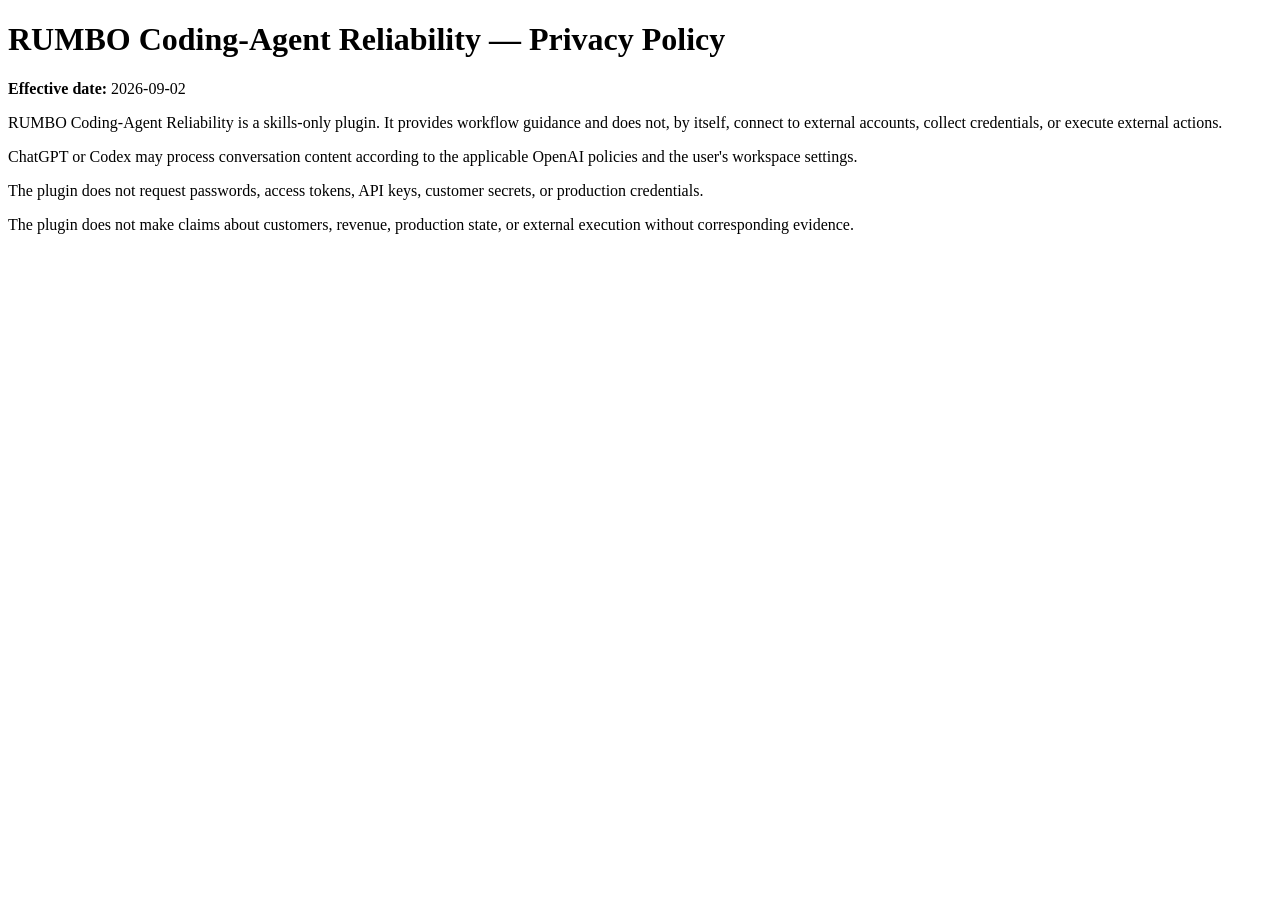
<file: plugins/rumbo-coding-agent-reliability/privacy.html>
<!doctype html>
<html lang="en">
<head>
  <meta charset="utf-8">
  <meta name="viewport" content="width=device-width, initial-scale=1">
  <title>RUMBO Coding-Agent Reliability — Privacy Policy</title>
</head>
<body>
<main>
<h1>RUMBO Coding-Agent Reliability — Privacy Policy</h1>
<p><strong>Effective date:</strong> 2026-09-02</p>
<p>RUMBO Coding-Agent Reliability is a skills-only plugin. It provides workflow guidance and does not, by itself, connect to external accounts, collect credentials, or execute external actions.</p>
<p>ChatGPT or Codex may process conversation content according to the applicable OpenAI policies and the user's workspace settings.</p>
<p>The plugin does not request passwords, access tokens, API keys, customer secrets, or production credentials.</p>
<p>The plugin does not make claims about customers, revenue, production state, or external execution without corresponding evidence.</p>
</main>
</body>
</html>
</file>
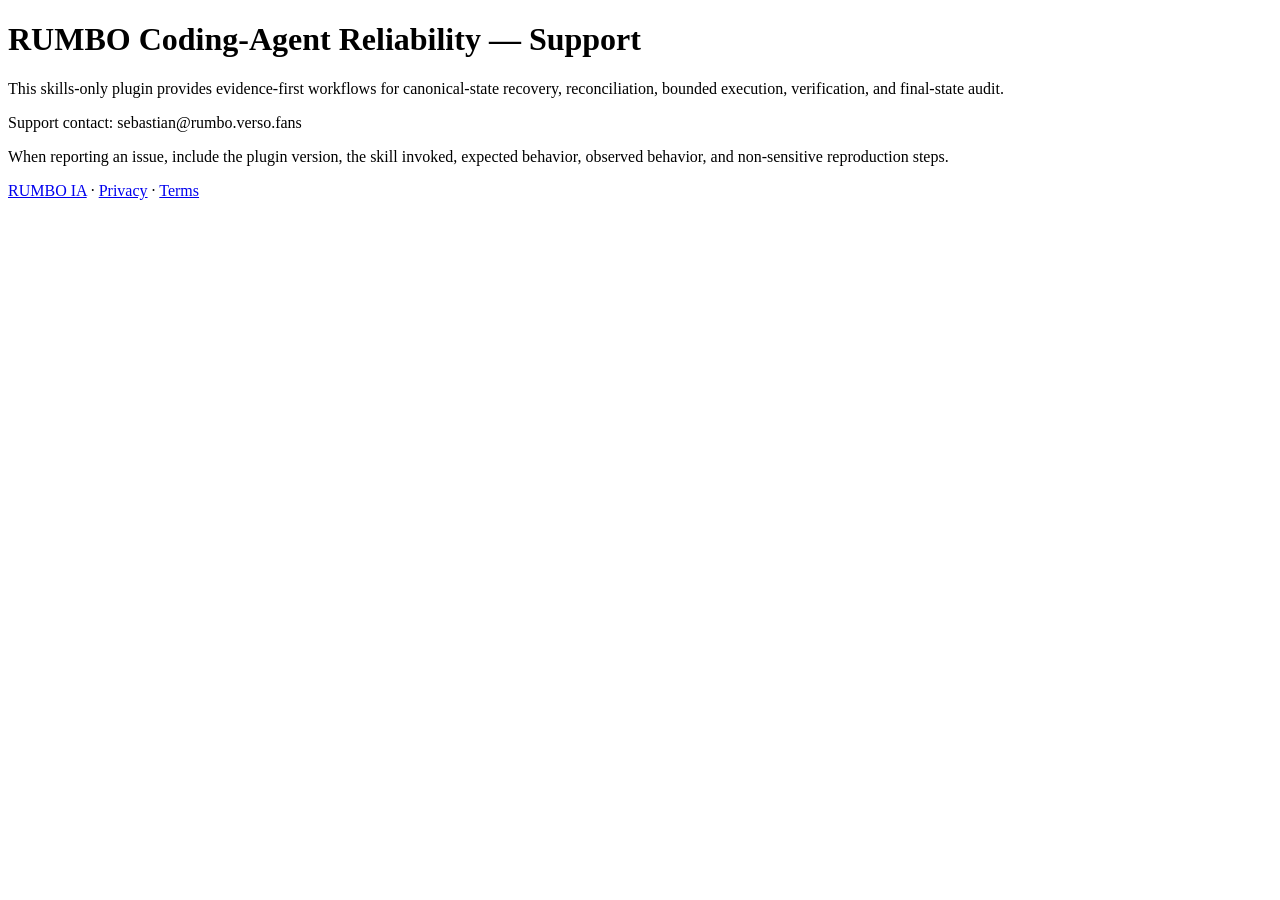
<file: plugins/rumbo-coding-agent-reliability/support.html>
<!doctype html><html lang="en"><head><meta charset="utf-8"><meta name="viewport" content="width=device-width,initial-scale=1">
<title>RUMBO Coding-Agent Reliability Support</title></head><body><main>
<h1>RUMBO Coding-Agent Reliability — Support</h1>
<p>This skills-only plugin provides evidence-first workflows for canonical-state recovery, reconciliation, bounded execution, verification, and final-state audit.</p>
<p>Support contact: sebastian@rumbo.verso.fans</p>
<p>When reporting an issue, include the plugin version, the skill invoked, expected behavior, observed behavior, and non-sensitive reproduction steps.</p>
<p><a href="/">RUMBO IA</a> · <a href="./privacy">Privacy</a> · <a href="./terms">Terms</a></p>
</main></body></html>
</file>
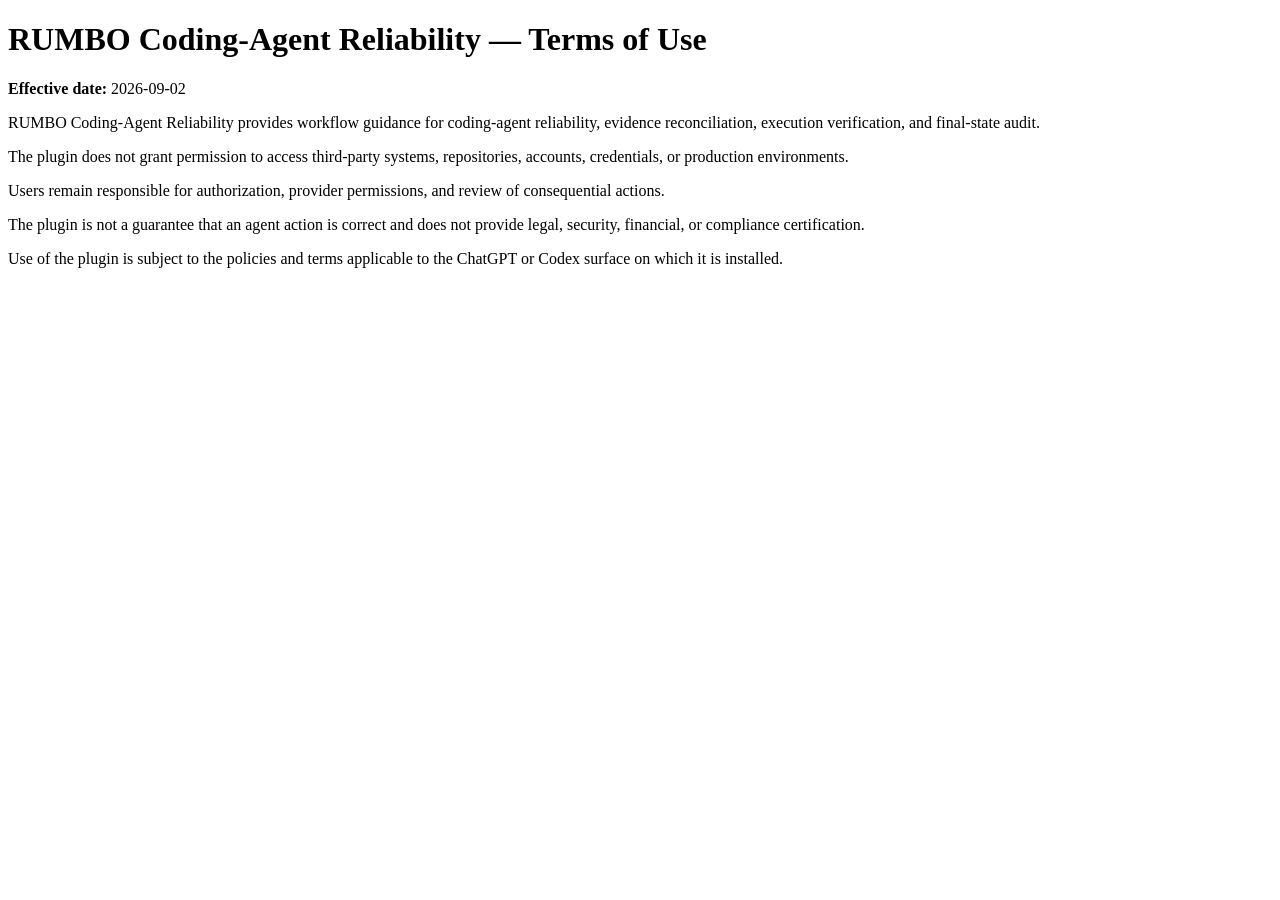
<file: plugins/rumbo-coding-agent-reliability/terms.html>
<!doctype html>
<html lang="en">
<head>
  <meta charset="utf-8">
  <meta name="viewport" content="width=device-width, initial-scale=1">
  <title>RUMBO Coding-Agent Reliability — Terms of Use</title>
</head>
<body>
<main>
<h1>RUMBO Coding-Agent Reliability — Terms of Use</h1>
<p><strong>Effective date:</strong> 2026-09-02</p>
<p>RUMBO Coding-Agent Reliability provides workflow guidance for coding-agent reliability, evidence reconciliation, execution verification, and final-state audit.</p>
<p>The plugin does not grant permission to access third-party systems, repositories, accounts, credentials, or production environments.</p>
<p>Users remain responsible for authorization, provider permissions, and review of consequential actions.</p>
<p>The plugin is not a guarantee that an agent action is correct and does not provide legal, security, financial, or compliance certification.</p>
<p>Use of the plugin is subject to the policies and terms applicable to the ChatGPT or Codex surface on which it is installed.</p>
</main>
</body>
</html>
</file>
<file: apps/landing-publica/fonts/fonts.css>
/* Self-hosted. Generated from the Google Fonts stylesheet, Latin subsets
   only. Serving these from Google leaks every visitor's IP to a third party
   before they consent, which a Munich court ruled a GDPR violation in
   January 2022. */

@font-face {
  font-family: 'DM Mono';
  font-style: normal;
  font-weight: 400;
  font-display: swap;
  src: url('dm-mono-400-latin-ext.woff2') format('woff2');
  unicode-range: U+0100-02BA, U+02BD-02C5, U+02C7-02CC, U+02CE-02D7, U+02DD-02FF, U+0304, U+0308, U+0329, U+1D00-1DBF, U+1E00-1E9F, U+1EF2-1EFF, U+2020, U+20A0-20AB, U+20AD-20C0, U+2113, U+2C60-2C7F, U+A720-A7FF;
}

@font-face {
  font-family: 'DM Mono';
  font-style: normal;
  font-weight: 400;
  font-display: swap;
  src: url('dm-mono-400-latin.woff2') format('woff2');
  unicode-range: U+0000-00FF, U+0131, U+0152-0153, U+02BB-02BC, U+02C6, U+02DA, U+02DC, U+0304, U+0308, U+0329, U+2000-206F, U+20AC, U+2122, U+2191, U+2193, U+2212, U+2215, U+FEFF, U+FFFD;
}

@font-face {
  font-family: 'DM Sans';
  font-style: normal;
  font-weight: 300;
  font-display: swap;
  src: url('dm-sans-300-latin-ext.woff2') format('woff2');
  unicode-range: U+0100-02BA, U+02BD-02C5, U+02C7-02CC, U+02CE-02D7, U+02DD-02FF, U+0304, U+0308, U+0329, U+1D00-1DBF, U+1E00-1E9F, U+1EF2-1EFF, U+2020, U+20A0-20AB, U+20AD-20C0, U+2113, U+2C60-2C7F, U+A720-A7FF;
}

@font-face {
  font-family: 'DM Sans';
  font-style: normal;
  font-weight: 300;
  font-display: swap;
  src: url('dm-sans-300-latin.woff2') format('woff2');
  unicode-range: U+0000-00FF, U+0131, U+0152-0153, U+02BB-02BC, U+02C6, U+02DA, U+02DC, U+0304, U+0308, U+0329, U+2000-206F, U+20AC, U+2122, U+2191, U+2193, U+2212, U+2215, U+FEFF, U+FFFD;
}

@font-face {
  font-family: 'DM Sans';
  font-style: normal;
  font-weight: 400;
  font-display: swap;
  src: url('dm-sans-400-latin-ext.woff2') format('woff2');
  unicode-range: U+0100-02BA, U+02BD-02C5, U+02C7-02CC, U+02CE-02D7, U+02DD-02FF, U+0304, U+0308, U+0329, U+1D00-1DBF, U+1E00-1E9F, U+1EF2-1EFF, U+2020, U+20A0-20AB, U+20AD-20C0, U+2113, U+2C60-2C7F, U+A720-A7FF;
}

@font-face {
  font-family: 'DM Sans';
  font-style: normal;
  font-weight: 400;
  font-display: swap;
  src: url('dm-sans-400-latin.woff2') format('woff2');
  unicode-range: U+0000-00FF, U+0131, U+0152-0153, U+02BB-02BC, U+02C6, U+02DA, U+02DC, U+0304, U+0308, U+0329, U+2000-206F, U+20AC, U+2122, U+2191, U+2193, U+2212, U+2215, U+FEFF, U+FFFD;
}

@font-face {
  font-family: 'DM Sans';
  font-style: normal;
  font-weight: 500;
  font-display: swap;
  src: url('dm-sans-500-latin-ext.woff2') format('woff2');
  unicode-range: U+0100-02BA, U+02BD-02C5, U+02C7-02CC, U+02CE-02D7, U+02DD-02FF, U+0304, U+0308, U+0329, U+1D00-1DBF, U+1E00-1E9F, U+1EF2-1EFF, U+2020, U+20A0-20AB, U+20AD-20C0, U+2113, U+2C60-2C7F, U+A720-A7FF;
}

@font-face {
  font-family: 'DM Sans';
  font-style: normal;
  font-weight: 500;
  font-display: swap;
  src: url('dm-sans-500-latin.woff2') format('woff2');
  unicode-range: U+0000-00FF, U+0131, U+0152-0153, U+02BB-02BC, U+02C6, U+02DA, U+02DC, U+0304, U+0308, U+0329, U+2000-206F, U+20AC, U+2122, U+2191, U+2193, U+2212, U+2215, U+FEFF, U+FFFD;
}

@font-face {
  font-family: 'Syne';
  font-style: normal;
  font-weight: 700;
  font-display: swap;
  src: url('syne-700-latin-ext.woff2') format('woff2');
  unicode-range: U+0100-02BA, U+02BD-02C5, U+02C7-02CC, U+02CE-02D7, U+02DD-02FF, U+0304, U+0308, U+0329, U+1D00-1DBF, U+1E00-1E9F, U+1EF2-1EFF, U+2020, U+20A0-20AB, U+20AD-20C0, U+2113, U+2C60-2C7F, U+A720-A7FF;
}

@font-face {
  font-family: 'Syne';
  font-style: normal;
  font-weight: 700;
  font-display: swap;
  src: url('syne-700-latin.woff2') format('woff2');
  unicode-range: U+0000-00FF, U+0131, U+0152-0153, U+02BB-02BC, U+02C6, U+02DA, U+02DC, U+0304, U+0308, U+0329, U+2000-206F, U+20AC, U+2122, U+2191, U+2193, U+2212, U+2215, U+FEFF, U+FFFD;
}

@font-face {
  font-family: 'Syne';
  font-style: normal;
  font-weight: 800;
  font-display: swap;
  src: url('syne-800-latin-ext.woff2') format('woff2');
  unicode-range: U+0100-02BA, U+02BD-02C5, U+02C7-02CC, U+02CE-02D7, U+02DD-02FF, U+0304, U+0308, U+0329, U+1D00-1DBF, U+1E00-1E9F, U+1EF2-1EFF, U+2020, U+20A0-20AB, U+20AD-20C0, U+2113, U+2C60-2C7F, U+A720-A7FF;
}

@font-face {
  font-family: 'Syne';
  font-style: normal;
  font-weight: 800;
  font-display: swap;
  src: url('syne-800-latin.woff2') format('woff2');
  unicode-range: U+0000-00FF, U+0131, U+0152-0153, U+02BB-02BC, U+02C6, U+02DA, U+02DC, U+0304, U+0308, U+0329, U+2000-206F, U+20AC, U+2122, U+2191, U+2193, U+2212, U+2215, U+FEFF, U+FFFD;
}
</file>
